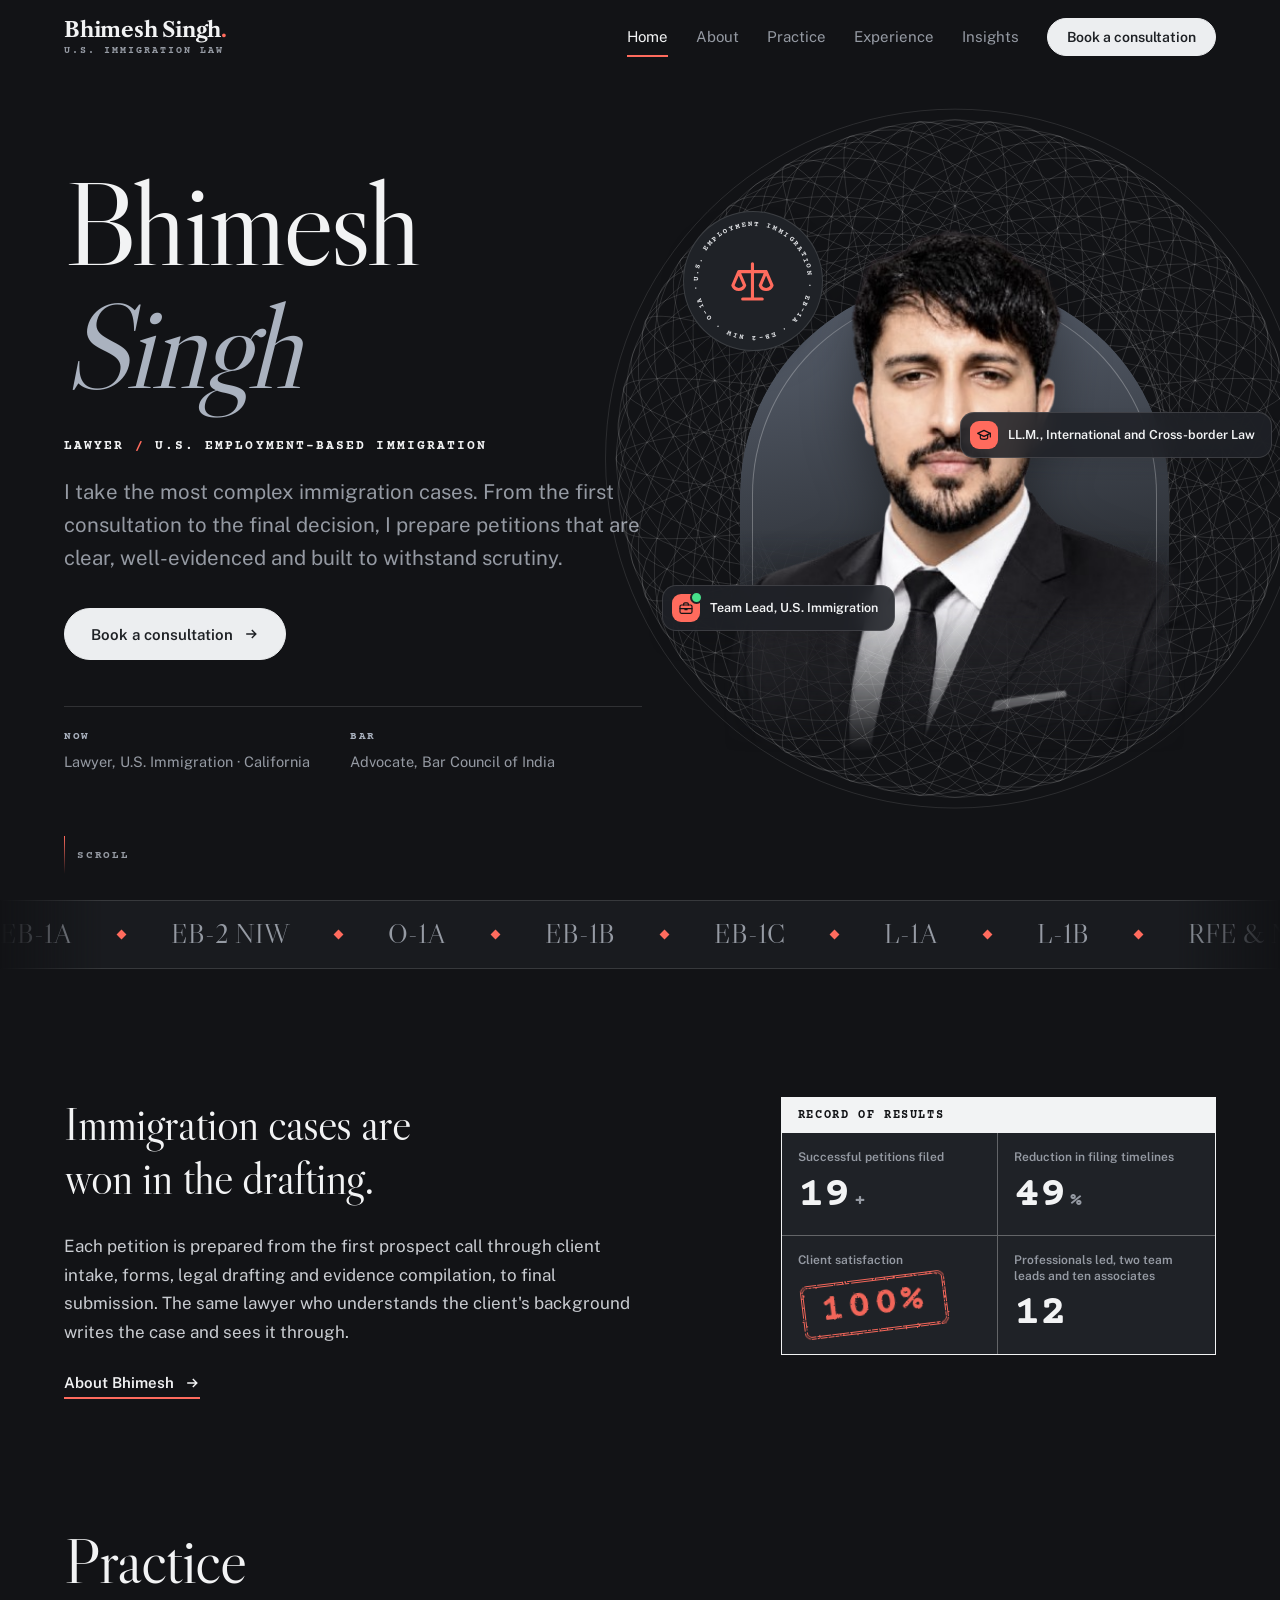
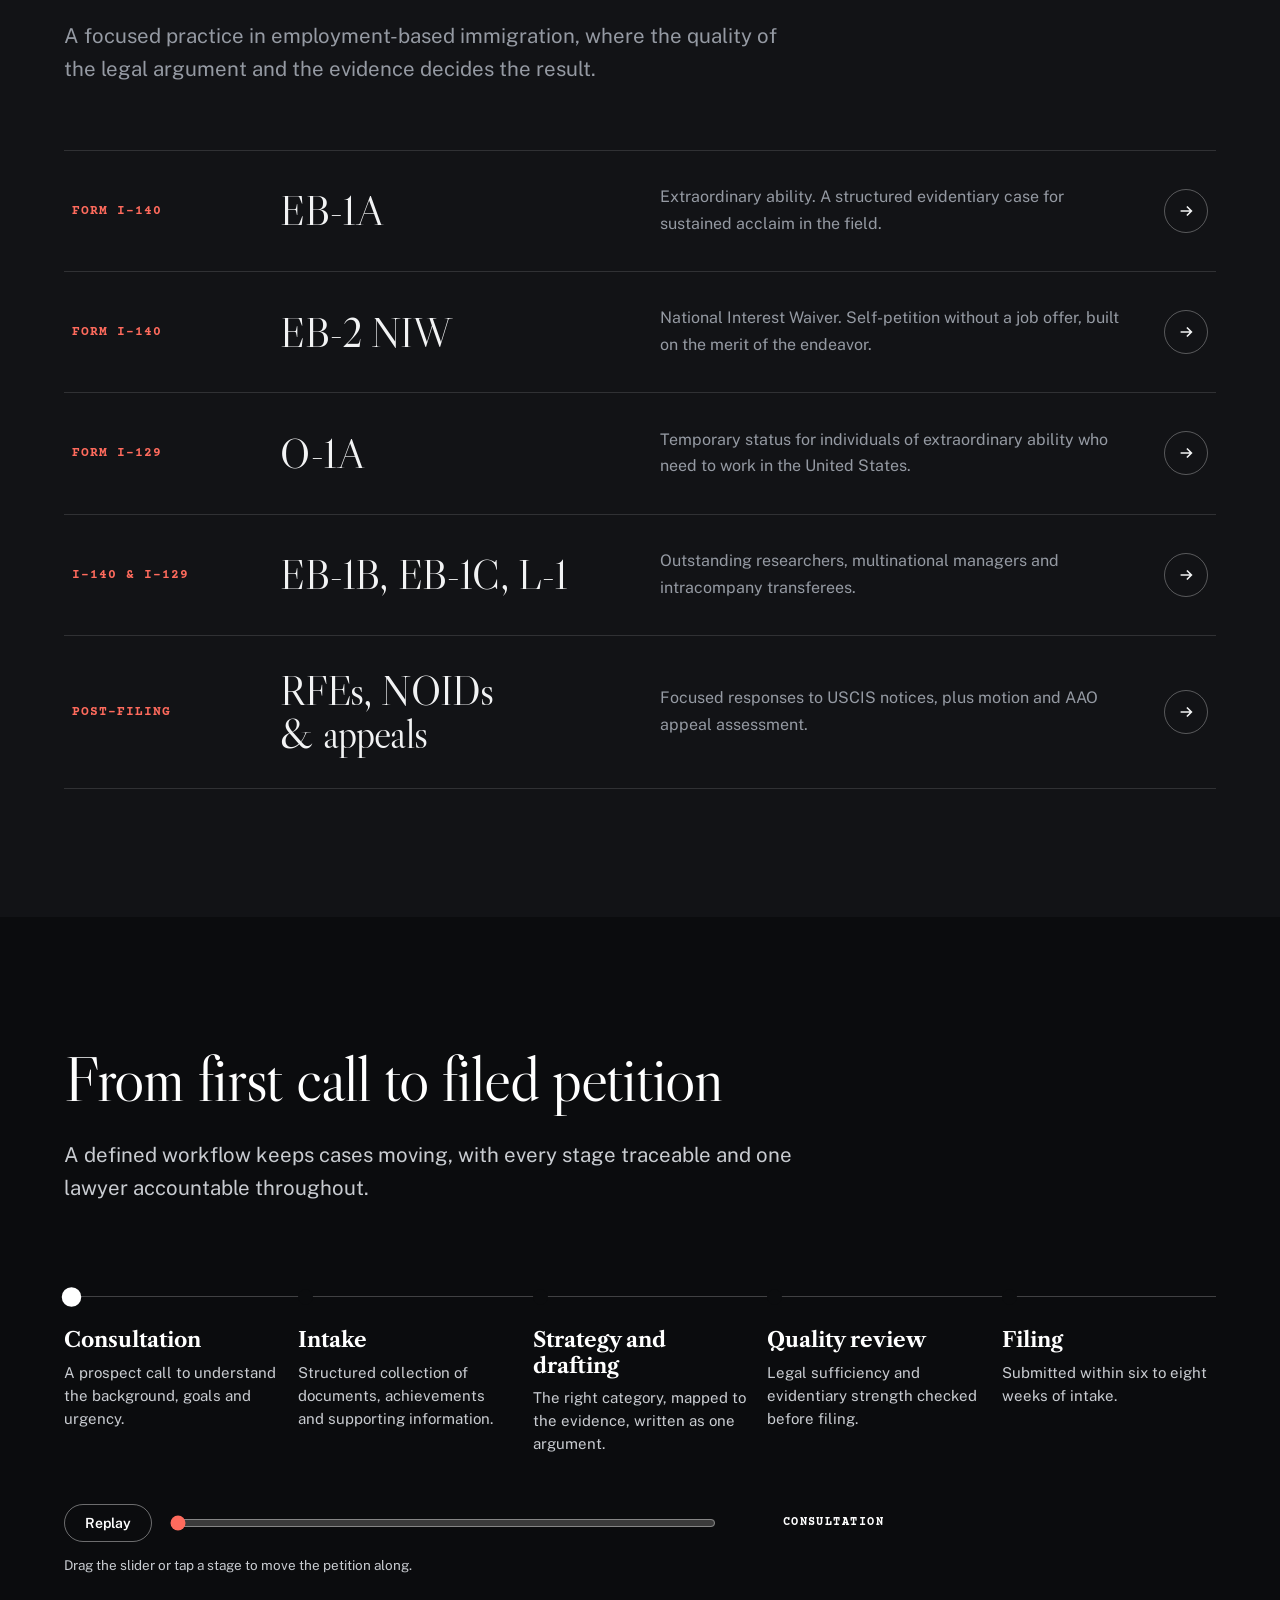
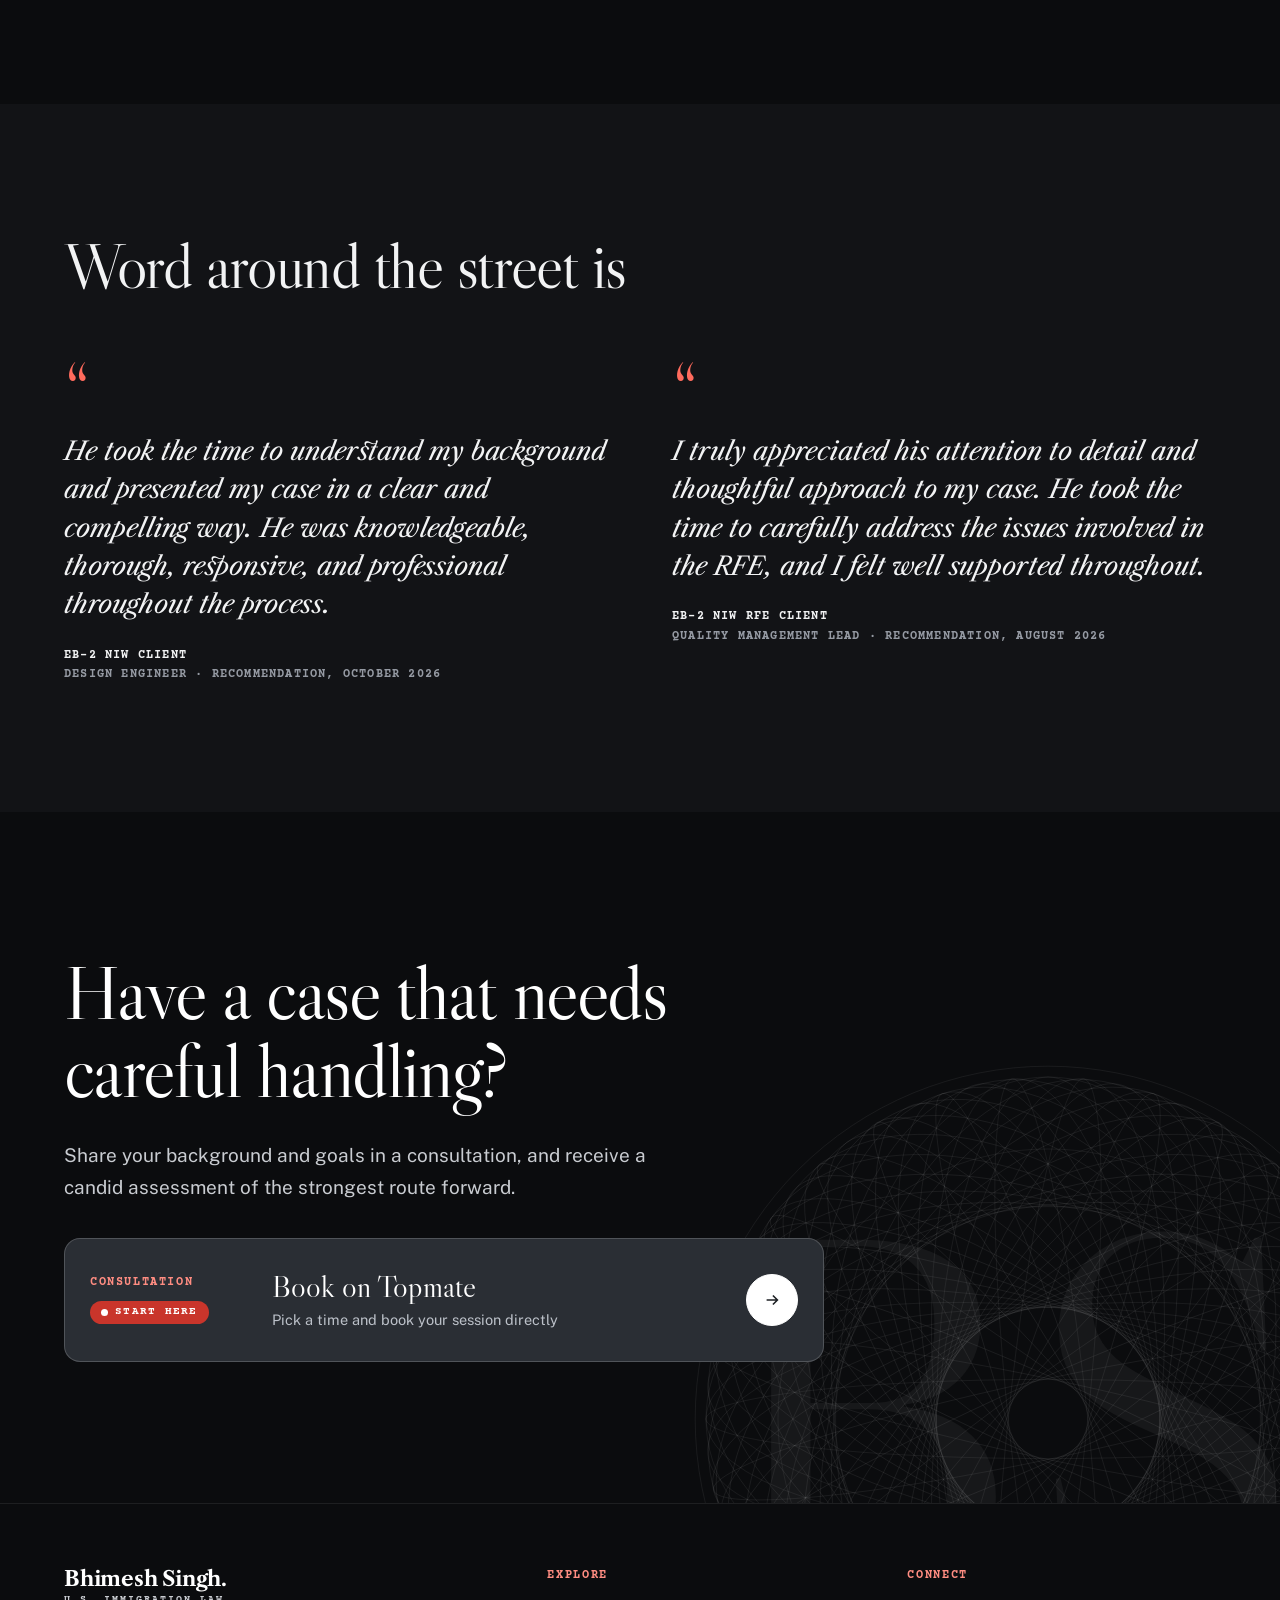
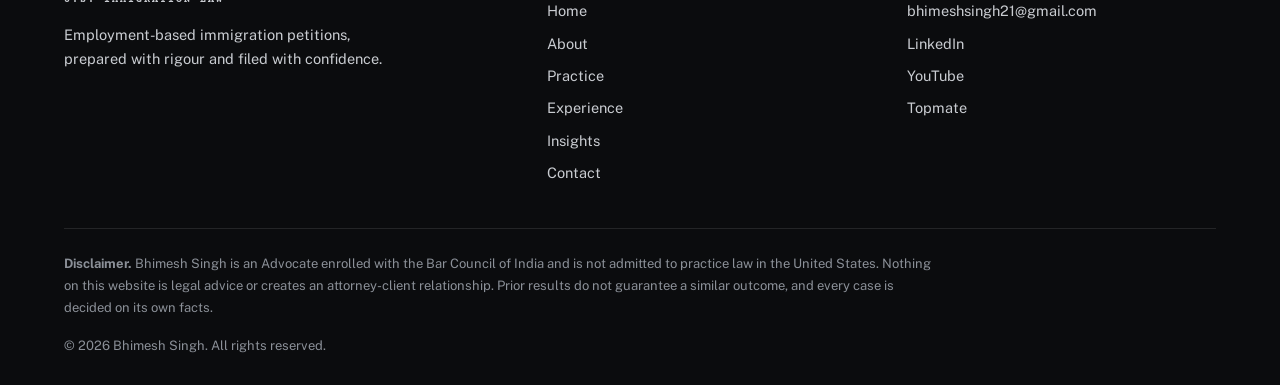
<file: index.html>
<!doctype html>
<html lang="en" class="no-js">
<head>
<meta charset="utf-8">
<meta name="viewport" content="width=device-width, initial-scale=1">
<title>Bhimesh Singh | U.S. Immigration Lawyer</title>
<meta name="description" content="Bhimesh Singh is a lawyer focused on U.S. employment-based immigration: EB-1A, EB-2 NIW, O-1A, EB-1B, EB-1C and L-1 petitions, RFEs and appeals.">
<meta name="theme-color" content="#121316">
<meta property="og:title" content="Bhimesh Singh | U.S. Immigration Lawyer">
<meta property="og:description" content="Bhimesh Singh is a lawyer focused on U.S. employment-based immigration: EB-1A, EB-2 NIW, O-1A, EB-1B, EB-1C and L-1 petitions, RFEs and appeals.">
<meta property="og:type" content="website">
<link rel="icon" href="data:image/svg+xml,%3Csvg xmlns='http://www.w3.org/2000/svg' viewBox='0 0 64 64'%3E%3Crect width='64' height='64' rx='14' fill='%231e2125'/%3E%3Ctext x='32' y='43' font-family='Georgia,serif' font-weight='700' font-size='28' text-anchor='middle' fill='%23ffffff'%3EBS%3C/text%3E%3C/svg%3E">
<link rel="preconnect" href="https://fonts.googleapis.com">
<link rel="preconnect" href="https://fonts.gstatic.com" crossorigin>
<link href="https://fonts.googleapis.com/css2?family=Courier+Prime:wght@400;700&family=Libre+Caslon+Display&family=Libre+Caslon+Text:ital,wght@0,400;0,700;1,400&family=Public+Sans:wght@400;500;600;700&display=swap" rel="stylesheet">
<link rel="stylesheet" href="style.css">
<script>document.documentElement.className='js';</script>
</head>
<body>
<svg class="hidden-svg" aria-hidden="true" focusable="false"><defs><symbol id="rose" viewBox="-200 -200 400 400"><ellipse rx="190" ry="22" transform="rotate(0)"/><ellipse rx="190" ry="22" transform="rotate(12)"/><ellipse rx="190" ry="22" transform="rotate(24)"/><ellipse rx="190" ry="22" transform="rotate(36)"/><ellipse rx="190" ry="22" transform="rotate(48)"/><ellipse rx="190" ry="22" transform="rotate(60)"/><ellipse rx="190" ry="22" transform="rotate(72)"/><ellipse rx="190" ry="22" transform="rotate(84)"/><ellipse rx="190" ry="22" transform="rotate(96)"/><ellipse rx="190" ry="22" transform="rotate(108)"/><ellipse rx="190" ry="22" transform="rotate(120)"/><ellipse rx="190" ry="22" transform="rotate(132)"/><ellipse rx="190" ry="22" transform="rotate(144)"/><ellipse rx="190" ry="22" transform="rotate(156)"/><ellipse rx="190" ry="22" transform="rotate(168)"/><ellipse rx="190" ry="62" transform="rotate(0)"/><ellipse rx="190" ry="62" transform="rotate(6)"/><ellipse rx="190" ry="62" transform="rotate(12)"/><ellipse rx="190" ry="62" transform="rotate(18)"/><ellipse rx="190" ry="62" transform="rotate(24)"/><ellipse rx="190" ry="62" transform="rotate(30)"/><ellipse rx="190" ry="62" transform="rotate(36)"/><ellipse rx="190" ry="62" transform="rotate(42)"/><ellipse rx="190" ry="62" transform="rotate(48)"/><ellipse rx="190" ry="62" transform="rotate(54)"/><ellipse rx="190" ry="62" transform="rotate(60)"/><ellipse rx="190" ry="62" transform="rotate(66)"/><ellipse rx="190" ry="62" transform="rotate(72)"/><ellipse rx="190" ry="62" transform="rotate(78)"/><ellipse rx="190" ry="62" transform="rotate(84)"/><ellipse rx="190" ry="62" transform="rotate(90)"/><ellipse rx="190" ry="62" transform="rotate(96)"/><ellipse rx="190" ry="62" transform="rotate(102)"/><ellipse rx="190" ry="62" transform="rotate(108)"/><ellipse rx="190" ry="62" transform="rotate(114)"/><ellipse rx="190" ry="62" transform="rotate(120)"/><ellipse rx="190" ry="62" transform="rotate(126)"/><ellipse rx="190" ry="62" transform="rotate(132)"/><ellipse rx="190" ry="62" transform="rotate(138)"/><ellipse rx="190" ry="62" transform="rotate(144)"/><ellipse rx="190" ry="62" transform="rotate(150)"/><ellipse rx="190" ry="62" transform="rotate(156)"/><ellipse rx="190" ry="62" transform="rotate(162)"/><ellipse rx="190" ry="62" transform="rotate(168)"/><ellipse rx="190" ry="62" transform="rotate(174)"/><ellipse rx="190" ry="118" transform="rotate(0)"/><ellipse rx="190" ry="118" transform="rotate(9)"/><ellipse rx="190" ry="118" transform="rotate(18)"/><ellipse rx="190" ry="118" transform="rotate(27)"/><ellipse rx="190" ry="118" transform="rotate(36)"/><ellipse rx="190" ry="118" transform="rotate(45)"/><ellipse rx="190" ry="118" transform="rotate(54)"/><ellipse rx="190" ry="118" transform="rotate(63)"/><ellipse rx="190" ry="118" transform="rotate(72)"/><ellipse rx="190" ry="118" transform="rotate(81)"/><ellipse rx="190" ry="118" transform="rotate(90)"/><ellipse rx="190" ry="118" transform="rotate(99)"/><ellipse rx="190" ry="118" transform="rotate(108)"/><ellipse rx="190" ry="118" transform="rotate(117)"/><ellipse rx="190" ry="118" transform="rotate(126)"/><ellipse rx="190" ry="118" transform="rotate(135)"/><ellipse rx="190" ry="118" transform="rotate(144)"/><ellipse rx="190" ry="118" transform="rotate(153)"/><ellipse rx="190" ry="118" transform="rotate(162)"/><ellipse rx="190" ry="118" transform="rotate(171)"/><circle r="196"/><circle r="150"/></symbol><filter id="rough"><feTurbulence type="fractalNoise" baseFrequency=".9" numOctaves="2" result="n"/><feDisplacementMap in="SourceGraphic" in2="n" scale="2.4"/></filter></defs></svg>
<a class="skip" href="#main">Skip to content</a>
<div class="progress" aria-hidden="true"></div>
<div class="pops" id="pops" aria-hidden="true"></div>
<header class="nav" id="nav">
  <a class="brand" href="index.html" aria-label="Bhimesh Singh, home"><b>Bhimesh Singh<i>.</i></b><small>U.S. Immigration Law</small></a>
  <nav class="links" id="links" aria-label="Primary">
    <a href="index.html" aria-current="page">Home</a><a href="about.html">About</a><a href="practice.html">Practice</a><a href="experience.html">Experience</a><a href="insights.html">Insights</a>
    <a href="contact.html" class="btn btn-sm magnetic">Book a consultation</a>
  </nav>
  <div class="nav-actions">
    <a href="contact.html" class="btn btn-sm nav-cta">Book a consultation</a>
    <button class="burger" id="burger" aria-label="Menu" aria-expanded="false" aria-controls="links"><i></i><i></i></button>
  </div>
</header>
<main id="main">
<section class="hero">
  <div class="hero-copy">
    <h1 class="name" aria-label="Bhimesh Singh">
      <span class="line"><span>Bhimesh</span></span>
      <span class="line"><span><em>Singh</em></span></span>
    </h1>
    <p class="role reveal" style="--d:.4s">Lawyer <b>/</b> U.S. employment-based immigration</p>
    <p class="lead reveal" style="--d:.5s">I take the most complex immigration cases. From the first consultation to the final decision, I prepare petitions that are clear, well-evidenced and built to withstand scrutiny.</p>
    <div class="cta reveal" style="--d:.65s">
      <a class="btn magnetic" href="contact.html">Book a consultation <svg viewBox="0 0 20 20" width="16" height="16" aria-hidden="true"><path d="M4 10h11m-4-5 5 5-5 5" fill="none" stroke="currentColor" stroke-width="1.8"/></svg></a>
    </div>
    <ul class="hero-meta reveal" style="--d:.8s">
      <li><span>Now</span>Lawyer, U.S. Immigration &middot; California</li>
      <li><span>Bar</span>Advocate, Bar Council of India</li>
    </ul>
  </div>
  <div class="hero-art">
    <svg class="rosette" aria-hidden="true"><use href="#rose"/></svg>
    <div class="arch"></div>
    <img src="assets/portrait.png" alt="Portrait of Bhimesh Singh in a dark suit and tie" width="435" height="573" fetchpriority="high">
    <div class="seal" aria-hidden="true">
      <svg class="ring-text" viewBox="0 0 200 200"><defs><path id="circ" d="M100,100 m-80,0 a80,80 0 1,1 160,0 a80,80 0 1,1 -160,0"/></defs><text><textPath href="#circ" textLength="496" lengthAdjust="spacing">U.S. EMPLOYMENT IMMIGRATION &#183; EB-1A &#183; EB-2 NIW &#183; O-1A &#183;</textPath></text></svg>
      <svg class="ic" viewBox="0 0 24 24"><path d="M12 3v18M7 21h10M5 7h14M5 7l-3 7a3.2 3.2 0 0 0 6 0zM19 7l-3 7a3.2 3.2 0 0 0 6 0z"/></svg>
    </div><div class="chip c1"><i class="live"><svg viewBox="0 0 24 24" aria-hidden="true"><rect x="3" y="7.5" width="18" height="12.5" rx="2.2"/><path d="M8.5 7.5V6a1.8 1.8 0 0 1 1.8-1.8h3.4A1.8 1.8 0 0 1 15.5 6v1.5M3 13h18M10.5 13v1.6h3V13"/></svg></i>Team Lead, U.S. Immigration</div>
    <div class="chip c2"><i><svg viewBox="0 0 24 24" aria-hidden="true"><path d="M2.5 9.5L12 5l9.5 4.5L12 14z"/><path d="M6.5 11.7v4.3c0 1.2 2.5 2.5 5.5 2.5s5.5-1.3 5.5-2.5v-4.3M21.5 9.5v5.5"/></svg></i>LL.M., International and Cross-border Law</div>
  </div>
  <a href="#statement" class="scroll" aria-label="Scroll to content"><i></i>Scroll</a>
</section>

<div class="ticker" aria-hidden="true"><div class="track"><span>EB-1A</span><span>EB-2 NIW</span><span>O-1A</span><span>EB-1B</span><span>EB-1C</span><span>L-1A</span><span>L-1B</span><span>RFE &amp; NOID responses</span><span>I-290B motions</span><span>AAO appeals</span><span>EB-1A</span><span>EB-2 NIW</span><span>O-1A</span><span>EB-1B</span><span>EB-1C</span><span>L-1A</span><span>L-1B</span><span>RFE &amp; NOID responses</span><span>I-290B motions</span><span>AAO appeals</span></div></div>

<section class="sec" id="statement">
  <div class="statement">
    <div>
      <p class="big" style="margin:0"><span class="hl" style="--d:0s"><span>Immigration cases are won in the drafting.</span></span></p>
      <p class="reveal">Each petition is prepared from the first prospect call through client intake, forms, legal drafting and evidence compilation, to final submission. The same lawyer who understands the client's background writes the case and sees it through.</p>
      <a class="more reveal" href="about.html">About Bhimesh <svg viewBox="0 0 20 20" width="16" height="16" aria-hidden="true"><path d="M4 10h11m-4-5 5 5-5 5" fill="none" stroke="currentColor" stroke-width="1.8"/></svg></a>
    </div>
    <div class="ledger reveal">
      <header>Record of results</header>
      <div class="ledger-grid">
        <div class="field"><label>Successful petitions filed</label><b data-count="19" data-suffix="+">0</b></div>
        <div class="field"><label>Reduction in filing timelines</label><b data-count="50" data-suffix="%">0</b></div>
        <div class="field"><label>Client satisfaction</label><span class="mini-stamp" aria-label="100%">100%</span></div>
        <div class="field"><label>Professionals led, two team leads and ten associates</label><b data-count="12">0</b></div>
      </div>
    </div>
  </div>
</section>

<section class="sec">
  <div class="sec-head">
    <h2><span class="hl" style="--d:0s"><span>Practice</span></span></h2>
    <p class="lead reveal">A focused practice in employment-based immigration, where the quality of the legal argument and the evidence decides the result.</p>
  </div>
  <ul class="rows"><li><a class="row reveal" style="--d:0.0s" href="practice.html#eb1a"><span class="form">Form I-140</span><h3>EB-1A</h3><p>Extraordinary ability. A structured evidentiary case for sustained acclaim in the field.</p><span class="arr"><svg viewBox="0 0 20 20" aria-hidden="true"><path d="M4 10h11m-4-5 5 5-5 5" fill="none" stroke="currentColor" stroke-width="1.8"/></svg></span></a></li><li><a class="row reveal" style="--d:0.06s" href="practice.html#eb2niw"><span class="form">Form I-140</span><h3>EB-2 NIW</h3><p>National Interest Waiver. Self-petition without a job offer, built on the merit of the endeavor.</p><span class="arr"><svg viewBox="0 0 20 20" aria-hidden="true"><path d="M4 10h11m-4-5 5 5-5 5" fill="none" stroke="currentColor" stroke-width="1.8"/></svg></span></a></li><li><a class="row reveal" style="--d:0.12s" href="practice.html#o1a"><span class="form">Form I-129</span><h3>O-1A</h3><p>Temporary status for individuals of extraordinary ability who need to work in the United States.</p><span class="arr"><svg viewBox="0 0 20 20" aria-hidden="true"><path d="M4 10h11m-4-5 5 5-5 5" fill="none" stroke="currentColor" stroke-width="1.8"/></svg></span></a></li><li><a class="row reveal" style="--d:0.18s" href="practice.html#other"><span class="form">I-140 &amp; I-129</span><h3>EB-1B, EB-1C, L-1</h3><p>Outstanding researchers, multinational managers and intracompany transferees.</p><span class="arr"><svg viewBox="0 0 20 20" aria-hidden="true"><path d="M4 10h11m-4-5 5 5-5 5" fill="none" stroke="currentColor" stroke-width="1.8"/></svg></span></a></li><li><a class="row reveal" style="--d:0.24s" href="practice.html#rfe"><span class="form">Post-filing</span><h3>RFEs, NOIDs &amp; appeals</h3><p>Focused responses to USCIS notices, plus motion and AAO appeal assessment.</p><span class="arr"><svg viewBox="0 0 20 20" aria-hidden="true"><path d="M4 10h11m-4-5 5 5-5 5" fill="none" stroke="currentColor" stroke-width="1.8"/></svg></span></a></li></ul>
</section>

<section class="dark">
  <div class="sec pb" style="padding-bottom:0">
    <div class="sec-head" style="margin-bottom:0">
      <h2><span class="hl" style="--d:0s"><span>From first call to filed petition</span></span></h2>
      <p class="lead reveal">A defined workflow keeps cases moving, with every stage traceable and one lawyer accountable throughout.</p>
    </div>
    <div class="flow-wrap" id="flowWrap">
      <ol class="flow" aria-label="Petition workflow">
        <li><b>Consultation</b><span>A prospect call to understand the background, goals and urgency.</span></li>
        <li><b>Intake</b><span>Structured collection of documents, achievements and supporting information.</span></li>
        <li><b>Strategy and drafting</b><span>The right category, mapped to the evidence, written as one argument.</span></li>
        <li><b>Quality review</b><span>Legal sufficiency and evidentiary strength checked before filing.</span></li>
        <li><b>Filing</b><span>Submitted within six to eight weeks of intake.</span></li>
      </ol>
      <div class="flow-doc" aria-hidden="true"><svg viewBox="0 0 24 24"><path d="M6 2.5h8l4 4v15H6z"/><path d="M14 2.5v4h4M9 12h6M9 16h6"/></svg></div>
      <div class="stamp" aria-hidden="true">FILED<small>IN 6&ndash;8 WEEKS</small></div>
    </div>
    <div class="flow-ctl">
      <button class="replay" id="flowReplay" type="button">Replay</button>
      <input id="flowRange" type="range" min="0" max="1000" value="0" aria-label="Move the petition through each stage" aria-describedby="flowOut">
      <output class="stage-out" id="flowOut" for="flowRange" aria-live="polite">Consultation</output>
    </div>
    <p class="flow-hint">Drag the slider or tap a stage to move the petition along.</p>
  </div>
</section>

<section class="sec">
  <div class="sec-head"><h2><span class="hl" style="--d:0s"><span>Word around the street is</span></span></h2></div>
  <div class="quotes">
    <figure class="quote reveal">
      <blockquote>He took the time to understand my background and presented my case in a clear and compelling way. He was knowledgeable, thorough, responsive, and professional throughout the process.</blockquote>
      <figcaption><b>EB-2 NIW client</b>Design Engineer &middot; Recommendation, October 2026</figcaption>
    </figure>
    <figure class="quote reveal" style="--d:.1s">
      <blockquote>I truly appreciated his attention to detail and thoughtful approach to my case. He took the time to carefully address the issues involved in the RFE, and I felt well supported throughout.</blockquote>
      <figcaption><b>EB-2 NIW RFE client</b>Quality Management Lead &middot; Recommendation, August 2026</figcaption>
    </figure>
  </div>
</section>

<section class="band">
  <svg class="rosette" aria-hidden="true"><use href="#rose"/></svg>
  <div class="band-in">
    <h2><span class="hl" style="--d:0s"><span>Have a case that needs careful handling?</span></span></h2>
    <p class="reveal">Share your background and goals in a consultation, and receive a candid assessment of the strongest route forward.</p>
    <a class="channel primary reveal" href="https://topmate.io/bhimeshsingh" target="_blank" rel="noopener"><small>Consultation<span class="badge"><i></i>Start here</span></small><div><b>Book on Topmate</b><span class="d">Pick a time and book your session directly</span></div><span class="arr"><svg viewBox="0 0 20 20" aria-hidden="true"><path d="M4 10h11m-4-5 5 5-5 5" fill="none" stroke="currentColor" stroke-width="1.8"/></svg></span></a>
  </div>
</section>
</main>
<footer class="foot">
  <div class="foot-top">
    <div>
      <a class="brand" href="index.html"><b>Bhimesh Singh.</b><small>U.S. Immigration Law</small></a>
      <p style="margin-top:18px;max-width:38ch">Employment-based immigration petitions, prepared with rigour and filed with confidence.</p>
    </div>
    <div><h4>Explore</h4><ul><li><a href="index.html">Home</a></li><li><a href="about.html">About</a></li><li><a href="practice.html">Practice</a></li><li><a href="experience.html">Experience</a></li><li><a href="insights.html">Insights</a></li><li><a href="contact.html">Contact</a></li></ul></div>
    <div><h4>Connect</h4><ul>
      <li><a href="mailto:bhimeshsingh21@gmail.com">bhimeshsingh21@gmail.com</a></li>
      <li><a href="https://www.linkedin.com/in/bhimeshsingh/" target="_blank" rel="noopener">LinkedIn</a></li>
      <li><a href="https://www.youtube.com/@Lawyerbhimesh" target="_blank" rel="noopener">YouTube</a></li>
      <li><a href="https://topmate.io/bhimeshsingh" target="_blank" rel="noopener">Topmate</a></li>
    </ul></div>
  </div>
  <p class="disc"><b>Disclaimer.</b> Bhimesh Singh is an Advocate enrolled with the Bar Council of India and is not admitted to practice law in the United States. Nothing on this website is legal advice or creates an attorney-client relationship. Prior results do not guarantee a similar outcome, and every case is decided on its own facts.</p>
  <p class="copyr">&copy; <span id="yr">2026</span> Bhimesh Singh. All rights reserved.</p>
</footer>
<script src="main.js"></script>
</body>
</html>
</file>
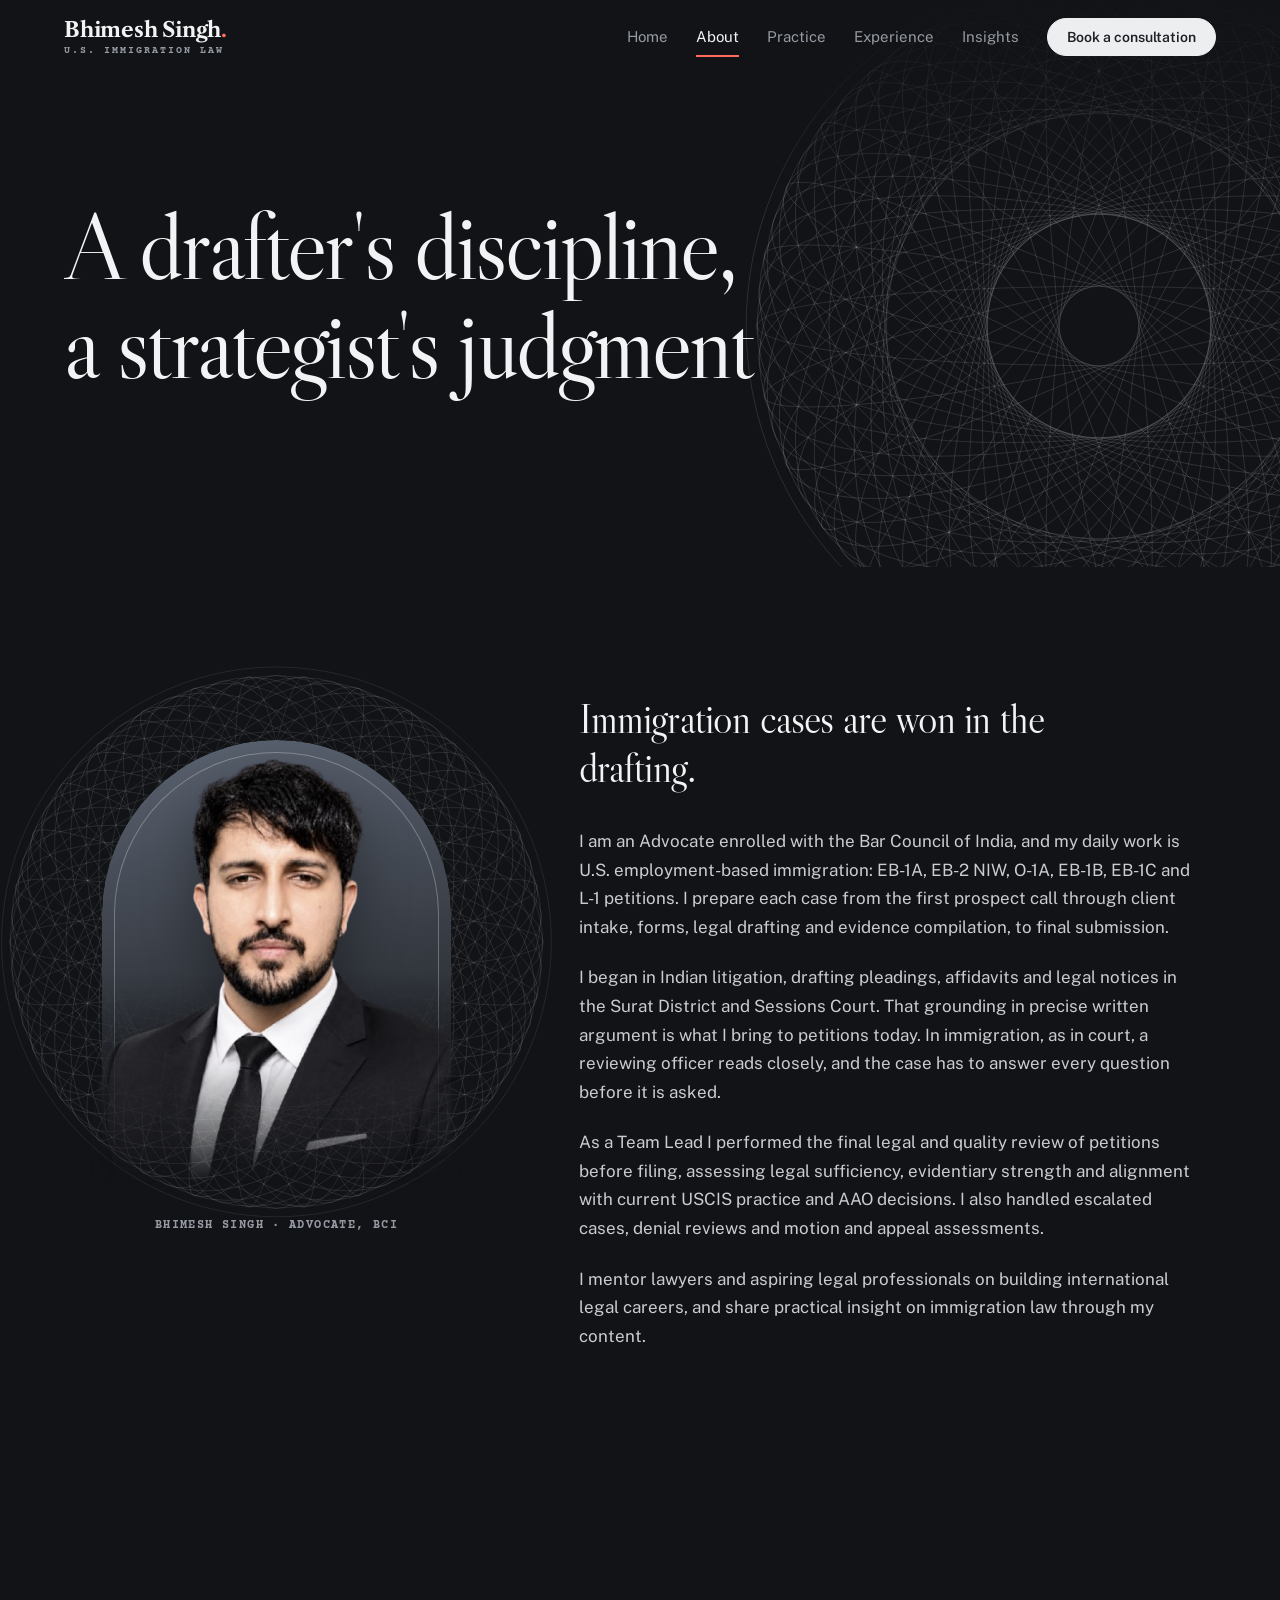
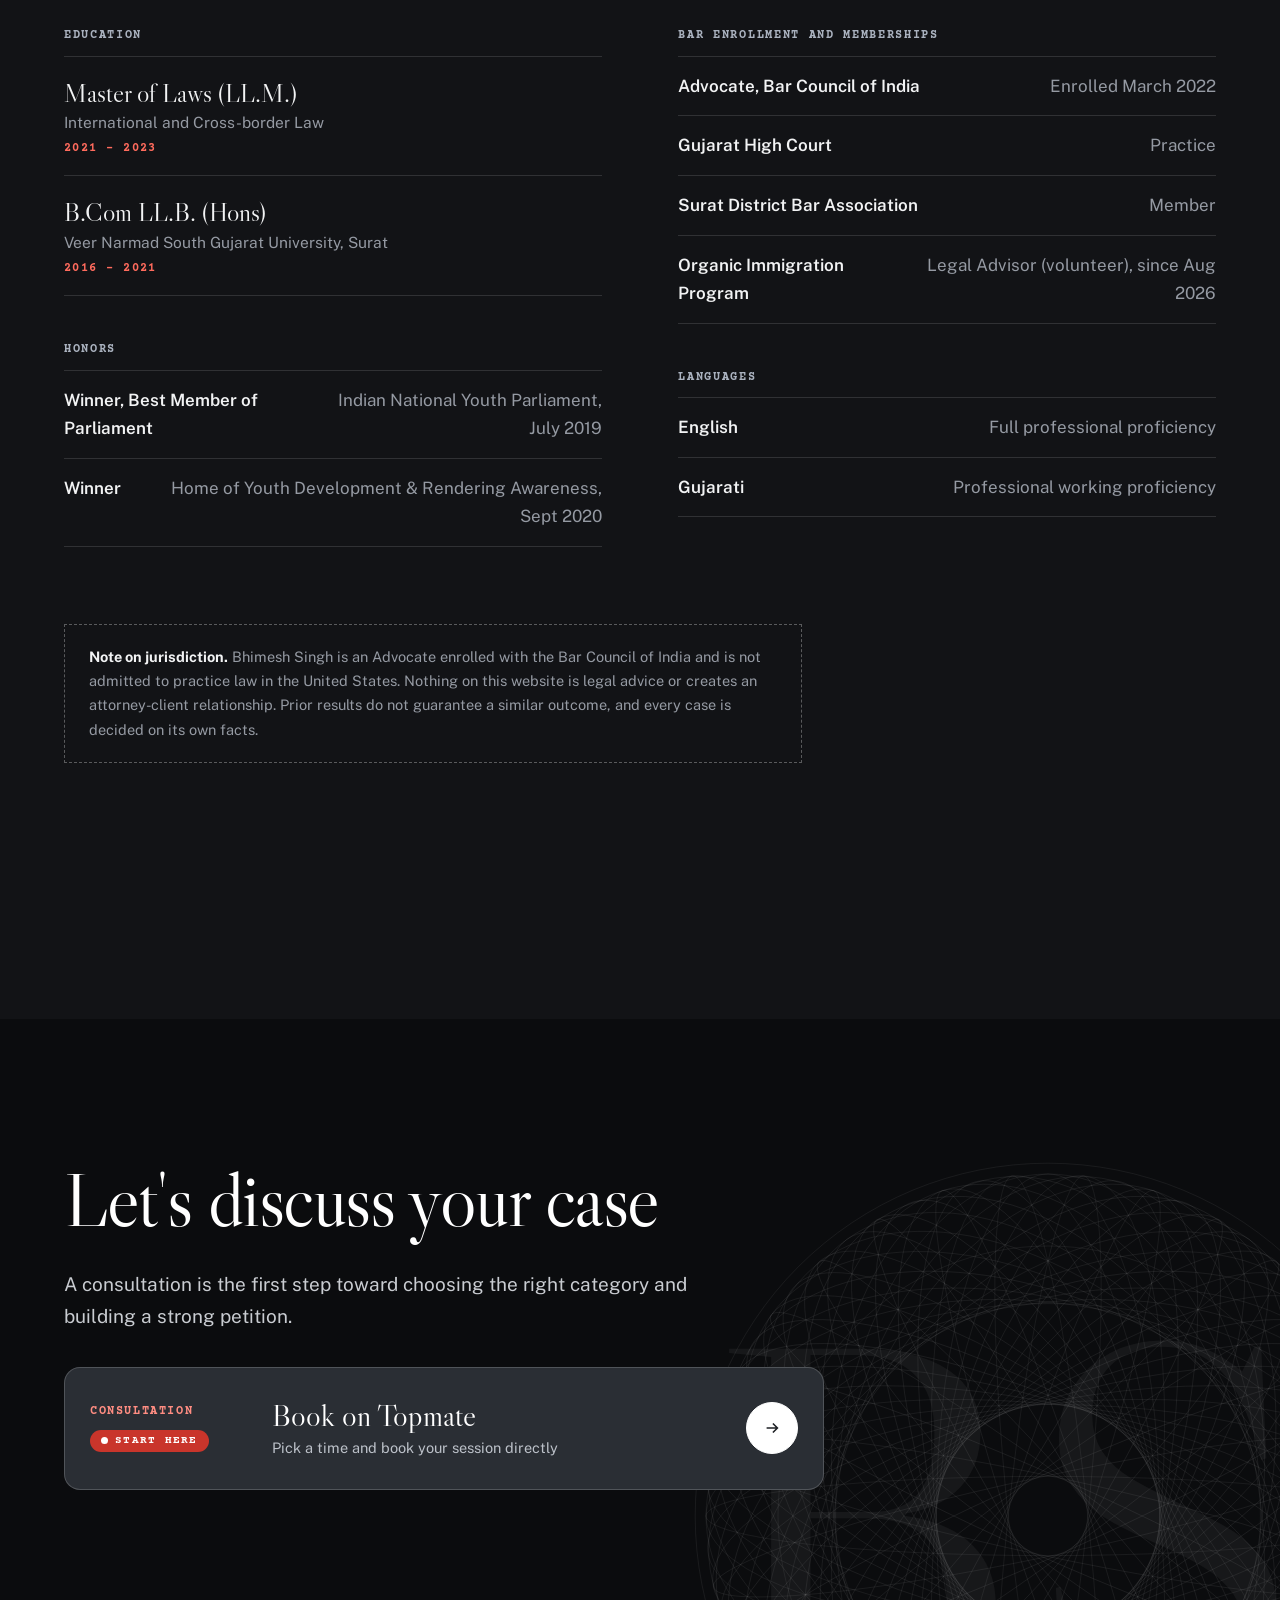
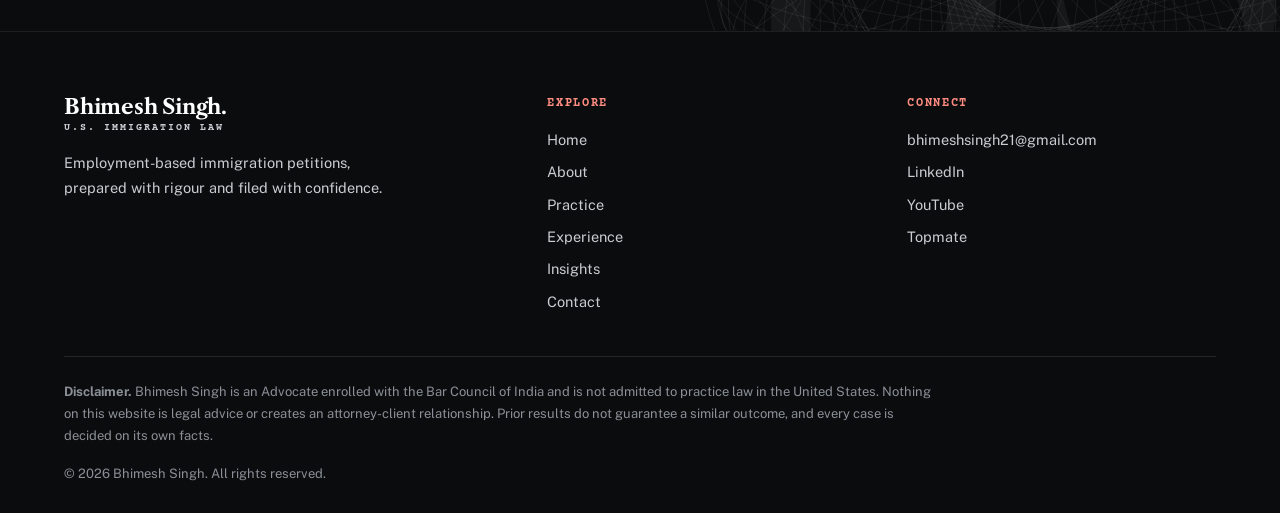
<file: about.html>
<!doctype html>
<html lang="en" class="no-js">
<head>
<meta charset="utf-8">
<meta name="viewport" content="width=device-width, initial-scale=1">
<title>About | Bhimesh Singh</title>
<meta name="description" content="Background, education, bar enrollment and approach of Bhimesh Singh, a lawyer in U.S. employment-based immigration.">
<meta name="theme-color" content="#121316">
<meta property="og:title" content="About | Bhimesh Singh">
<meta property="og:description" content="Background, education, bar enrollment and approach of Bhimesh Singh, a lawyer in U.S. employment-based immigration.">
<meta property="og:type" content="website">
<link rel="icon" href="data:image/svg+xml,%3Csvg xmlns='http://www.w3.org/2000/svg' viewBox='0 0 64 64'%3E%3Crect width='64' height='64' rx='14' fill='%231e2125'/%3E%3Ctext x='32' y='43' font-family='Georgia,serif' font-weight='700' font-size='28' text-anchor='middle' fill='%23ffffff'%3EBS%3C/text%3E%3C/svg%3E">
<link rel="preconnect" href="https://fonts.googleapis.com">
<link rel="preconnect" href="https://fonts.gstatic.com" crossorigin>
<link href="https://fonts.googleapis.com/css2?family=Courier+Prime:wght@400;700&family=Libre+Caslon+Display&family=Libre+Caslon+Text:ital,wght@0,400;0,700;1,400&family=Public+Sans:wght@400;500;600;700&display=swap" rel="stylesheet">
<link rel="stylesheet" href="style.css">
<script>document.documentElement.className='js';</script>
</head>
<body>
<svg class="hidden-svg" aria-hidden="true" focusable="false"><defs><symbol id="rose" viewBox="-200 -200 400 400"><ellipse rx="190" ry="22" transform="rotate(0)"/><ellipse rx="190" ry="22" transform="rotate(12)"/><ellipse rx="190" ry="22" transform="rotate(24)"/><ellipse rx="190" ry="22" transform="rotate(36)"/><ellipse rx="190" ry="22" transform="rotate(48)"/><ellipse rx="190" ry="22" transform="rotate(60)"/><ellipse rx="190" ry="22" transform="rotate(72)"/><ellipse rx="190" ry="22" transform="rotate(84)"/><ellipse rx="190" ry="22" transform="rotate(96)"/><ellipse rx="190" ry="22" transform="rotate(108)"/><ellipse rx="190" ry="22" transform="rotate(120)"/><ellipse rx="190" ry="22" transform="rotate(132)"/><ellipse rx="190" ry="22" transform="rotate(144)"/><ellipse rx="190" ry="22" transform="rotate(156)"/><ellipse rx="190" ry="22" transform="rotate(168)"/><ellipse rx="190" ry="62" transform="rotate(0)"/><ellipse rx="190" ry="62" transform="rotate(6)"/><ellipse rx="190" ry="62" transform="rotate(12)"/><ellipse rx="190" ry="62" transform="rotate(18)"/><ellipse rx="190" ry="62" transform="rotate(24)"/><ellipse rx="190" ry="62" transform="rotate(30)"/><ellipse rx="190" ry="62" transform="rotate(36)"/><ellipse rx="190" ry="62" transform="rotate(42)"/><ellipse rx="190" ry="62" transform="rotate(48)"/><ellipse rx="190" ry="62" transform="rotate(54)"/><ellipse rx="190" ry="62" transform="rotate(60)"/><ellipse rx="190" ry="62" transform="rotate(66)"/><ellipse rx="190" ry="62" transform="rotate(72)"/><ellipse rx="190" ry="62" transform="rotate(78)"/><ellipse rx="190" ry="62" transform="rotate(84)"/><ellipse rx="190" ry="62" transform="rotate(90)"/><ellipse rx="190" ry="62" transform="rotate(96)"/><ellipse rx="190" ry="62" transform="rotate(102)"/><ellipse rx="190" ry="62" transform="rotate(108)"/><ellipse rx="190" ry="62" transform="rotate(114)"/><ellipse rx="190" ry="62" transform="rotate(120)"/><ellipse rx="190" ry="62" transform="rotate(126)"/><ellipse rx="190" ry="62" transform="rotate(132)"/><ellipse rx="190" ry="62" transform="rotate(138)"/><ellipse rx="190" ry="62" transform="rotate(144)"/><ellipse rx="190" ry="62" transform="rotate(150)"/><ellipse rx="190" ry="62" transform="rotate(156)"/><ellipse rx="190" ry="62" transform="rotate(162)"/><ellipse rx="190" ry="62" transform="rotate(168)"/><ellipse rx="190" ry="62" transform="rotate(174)"/><ellipse rx="190" ry="118" transform="rotate(0)"/><ellipse rx="190" ry="118" transform="rotate(9)"/><ellipse rx="190" ry="118" transform="rotate(18)"/><ellipse rx="190" ry="118" transform="rotate(27)"/><ellipse rx="190" ry="118" transform="rotate(36)"/><ellipse rx="190" ry="118" transform="rotate(45)"/><ellipse rx="190" ry="118" transform="rotate(54)"/><ellipse rx="190" ry="118" transform="rotate(63)"/><ellipse rx="190" ry="118" transform="rotate(72)"/><ellipse rx="190" ry="118" transform="rotate(81)"/><ellipse rx="190" ry="118" transform="rotate(90)"/><ellipse rx="190" ry="118" transform="rotate(99)"/><ellipse rx="190" ry="118" transform="rotate(108)"/><ellipse rx="190" ry="118" transform="rotate(117)"/><ellipse rx="190" ry="118" transform="rotate(126)"/><ellipse rx="190" ry="118" transform="rotate(135)"/><ellipse rx="190" ry="118" transform="rotate(144)"/><ellipse rx="190" ry="118" transform="rotate(153)"/><ellipse rx="190" ry="118" transform="rotate(162)"/><ellipse rx="190" ry="118" transform="rotate(171)"/><circle r="196"/><circle r="150"/></symbol><filter id="rough"><feTurbulence type="fractalNoise" baseFrequency=".9" numOctaves="2" result="n"/><feDisplacementMap in="SourceGraphic" in2="n" scale="2.4"/></filter></defs></svg>
<a class="skip" href="#main">Skip to content</a>
<div class="progress" aria-hidden="true"></div>
<div class="pops" id="pops" aria-hidden="true"></div>
<header class="nav" id="nav">
  <a class="brand" href="index.html" aria-label="Bhimesh Singh, home"><b>Bhimesh Singh<i>.</i></b><small>U.S. Immigration Law</small></a>
  <nav class="links" id="links" aria-label="Primary">
    <a href="index.html">Home</a><a href="about.html" aria-current="page">About</a><a href="practice.html">Practice</a><a href="experience.html">Experience</a><a href="insights.html">Insights</a>
    <a href="contact.html" class="btn btn-sm magnetic">Book a consultation</a>
  </nav>
  <div class="nav-actions">
    <a href="contact.html" class="btn btn-sm nav-cta">Book a consultation</a>
    <button class="burger" id="burger" aria-label="Menu" aria-expanded="false" aria-controls="links"><i></i><i></i></button>
  </div>
</header>
<main id="main">
<section class="page-head">
  <svg class="rosette" aria-hidden="true"><use href="#rose"/></svg>
  <h1 class="name"><span class="line"><span>A drafter's discipline,</span></span><span class="line"><span>a strategist's judgment</span></span></h1>
  <p class="lead reveal" style="--d:.3s">Bhimesh Singh is a lawyer focused on U.S. employment-based immigration, with a record of preparing and filing petitions on tight timelines.</p>
</section>

<section class="sec pb">
  <div class="sticky-wrap">
    <div class="sticky-art">
      <svg class="rosette" aria-hidden="true"><use href="#rose"/></svg><div class="arch"></div>
      <img src="assets/portrait.png" alt="Portrait of Bhimesh Singh" width="435" height="573" loading="lazy">
      <p class="cap">Bhimesh Singh &middot; Advocate, BCI</p>
    </div>
    <div class="prose">
      <p class="big"><span class="hl" style="--d:0s"><span>Immigration cases are won in the drafting.</span></span></p>
      <p class="reveal">I am an Advocate enrolled with the Bar Council of India, and my daily work is U.S. employment-based immigration: EB-1A, EB-2 NIW, O-1A, EB-1B, EB-1C and L-1 petitions. I prepare each case from the first prospect call through client intake, forms, legal drafting and evidence compilation, to final submission.</p>
      <p class="reveal">I began in Indian litigation, drafting pleadings, affidavits and legal notices in the Surat District and Sessions Court. That grounding in precise written argument is what I bring to petitions today. In immigration, as in court, a reviewing officer reads closely, and the case has to answer every question before it is asked.</p>
      <p class="reveal">As a Team Lead I performed the final legal and quality review of petitions before filing, assessing legal sufficiency, evidentiary strength and alignment with current USCIS practice and AAO decisions. I also handled escalated cases, denial reviews and motion and appeal assessments.</p>
      <p class="reveal">I mentor lawyers and aspiring legal professionals on building international legal careers, and share practical insight on immigration law through my content.</p>
    </div>
  </div>
</section>

<section class="sec pb">
  <div class="two">
    <div>
      <h4 class="reveal">Education</h4>
      <div class="edu-item reveal"><b>Master of Laws (LL.M.)</b><span>International and Cross-border Law</span><i>2021 &ndash; 2023</i></div>
      <div class="edu-item reveal"><b>B.Com LL.B. (Hons)</b><span>Veer Narmad South Gujarat University, Surat</span><i>2016 &ndash; 2021</i></div>
      <h4 class="reveal" style="margin-top:46px">Honors</h4>
      <ul class="facts reveal">
        <li><b>Winner, Best Member of Parliament</b><span>Indian National Youth Parliament, July 2019</span></li>
        <li><b>Winner</b><span>Home of Youth Development &amp; Rendering Awareness, Sept 2020</span></li>
      </ul>
    </div>
    <div>
      <h4 class="reveal">Bar enrollment and memberships</h4>
      <ul class="facts reveal">
        <li><b>Advocate, Bar Council of India</b><span>Enrolled March 2022</span></li>
        <li><b>Gujarat High Court</b><span>Practice</span></li>
        <li><b>Surat District Bar Association</b><span>Member</span></li>
        <li><b>Organic Immigration Program</b><span>Legal Advisor (volunteer), since Aug 2026</span></li>
      </ul>
      <h4 class="reveal" style="margin-top:46px">Languages</h4>
      <ul class="facts reveal">
        <li><b>English</b><span>Full professional proficiency</span></li>
        <li><b>Gujarati</b><span>Professional working proficiency</span></li>
      </ul>
    </div>
  </div>
  <p class="notice reveal"><b>Note on jurisdiction.</b> Bhimesh Singh is an Advocate enrolled with the Bar Council of India and is not admitted to practice law in the United States. Nothing on this website is legal advice or creates an attorney-client relationship. Prior results do not guarantee a similar outcome, and every case is decided on its own facts.</p>
</section>

<section class="band">
  <svg class="rosette" aria-hidden="true"><use href="#rose"/></svg>
  <div class="band-in">
    <h2><span class="hl" style="--d:0s"><span>Let's discuss your case</span></span></h2>
    <p class="reveal">A consultation is the first step toward choosing the right category and building a strong petition.</p>
    <a class="channel primary reveal" href="https://topmate.io/bhimeshsingh" target="_blank" rel="noopener"><small>Consultation<span class="badge"><i></i>Start here</span></small><div><b>Book on Topmate</b><span class="d">Pick a time and book your session directly</span></div><span class="arr"><svg viewBox="0 0 20 20" aria-hidden="true"><path d="M4 10h11m-4-5 5 5-5 5" fill="none" stroke="currentColor" stroke-width="1.8"/></svg></span></a>
  </div>
</section>
</main>
<footer class="foot">
  <div class="foot-top">
    <div>
      <a class="brand" href="index.html"><b>Bhimesh Singh.</b><small>U.S. Immigration Law</small></a>
      <p style="margin-top:18px;max-width:38ch">Employment-based immigration petitions, prepared with rigour and filed with confidence.</p>
    </div>
    <div><h4>Explore</h4><ul><li><a href="index.html">Home</a></li><li><a href="about.html">About</a></li><li><a href="practice.html">Practice</a></li><li><a href="experience.html">Experience</a></li><li><a href="insights.html">Insights</a></li><li><a href="contact.html">Contact</a></li></ul></div>
    <div><h4>Connect</h4><ul>
      <li><a href="mailto:bhimeshsingh21@gmail.com">bhimeshsingh21@gmail.com</a></li>
      <li><a href="https://www.linkedin.com/in/bhimeshsingh/" target="_blank" rel="noopener">LinkedIn</a></li>
      <li><a href="https://www.youtube.com/@Lawyerbhimesh" target="_blank" rel="noopener">YouTube</a></li>
      <li><a href="https://topmate.io/bhimeshsingh" target="_blank" rel="noopener">Topmate</a></li>
    </ul></div>
  </div>
  <p class="disc"><b>Disclaimer.</b> Bhimesh Singh is an Advocate enrolled with the Bar Council of India and is not admitted to practice law in the United States. Nothing on this website is legal advice or creates an attorney-client relationship. Prior results do not guarantee a similar outcome, and every case is decided on its own facts.</p>
  <p class="copyr">&copy; <span id="yr">2026</span> Bhimesh Singh. All rights reserved.</p>
</footer>
<script src="main.js"></script>
</body>
</html>
</file>
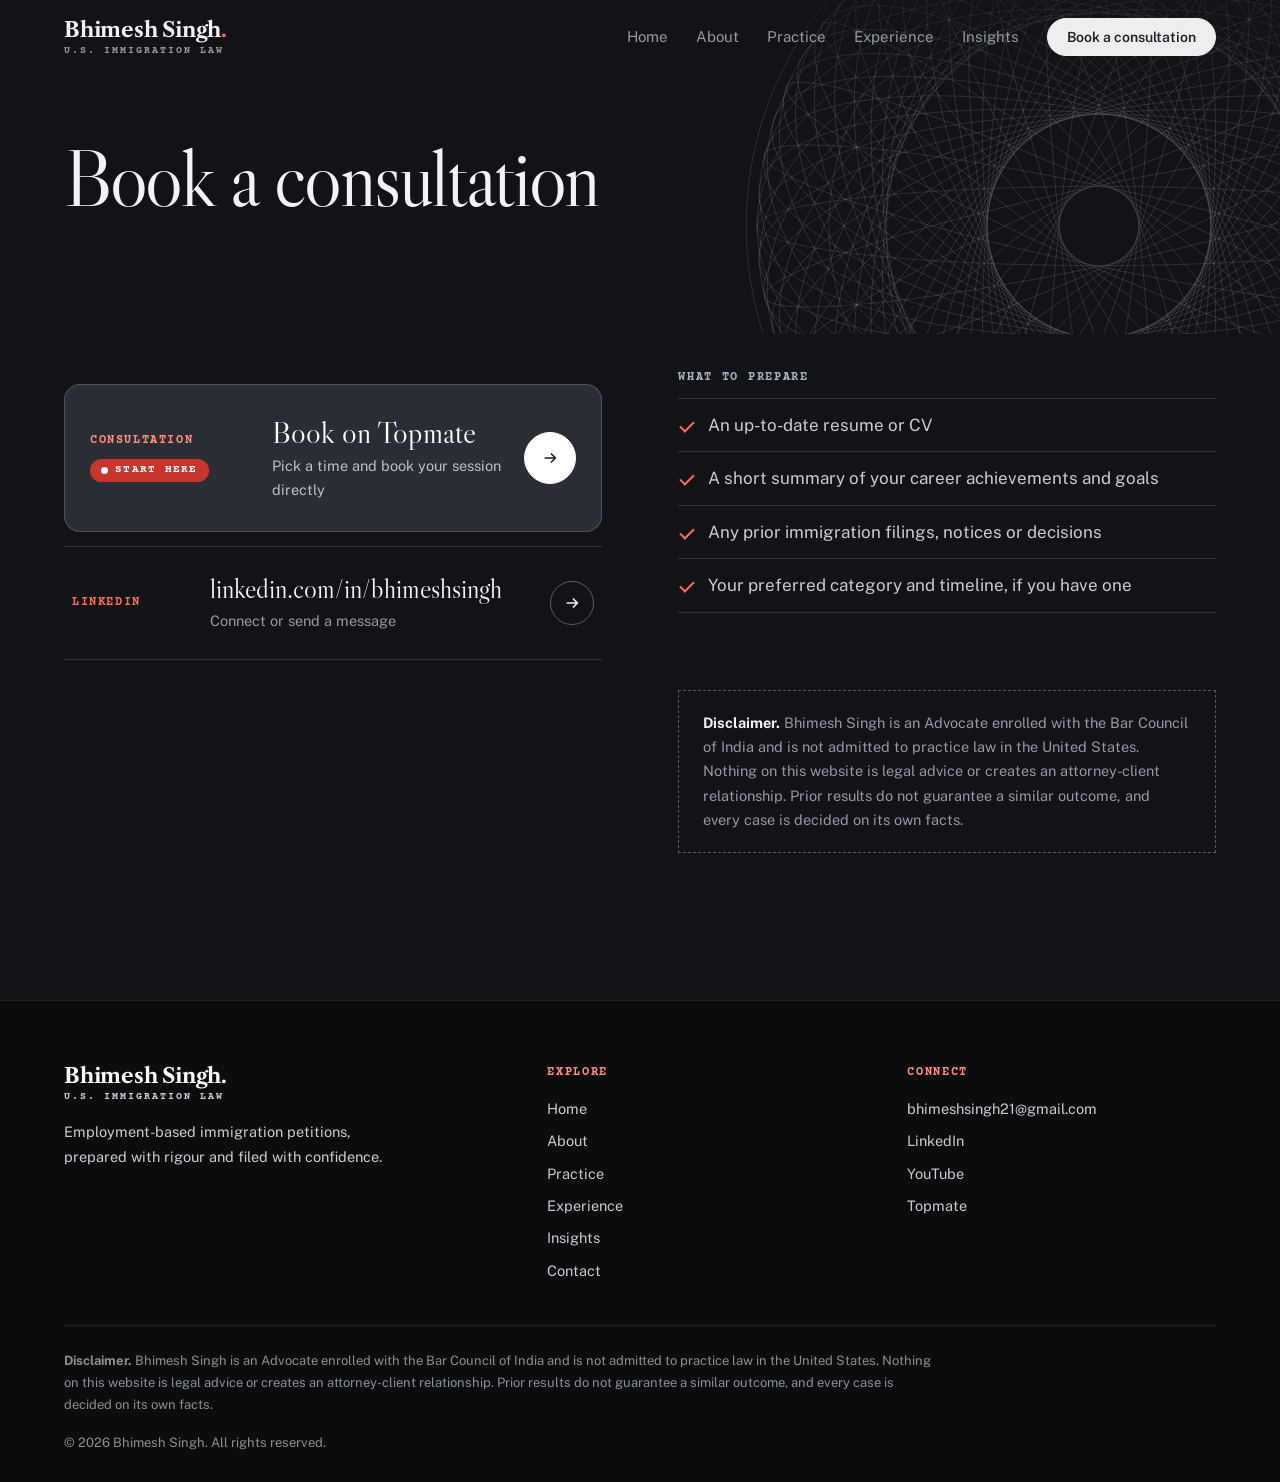
<file: contact.html>
<!doctype html>
<html lang="en" class="no-js">
<head>
<meta charset="utf-8">
<meta name="viewport" content="width=device-width, initial-scale=1">
<title>Contact | Bhimesh Singh</title>
<meta name="description" content="Book a consultation on U.S. employment-based immigration with Bhimesh Singh.">
<meta name="theme-color" content="#121316">
<meta property="og:title" content="Contact | Bhimesh Singh">
<meta property="og:description" content="Book a consultation on U.S. employment-based immigration with Bhimesh Singh.">
<meta property="og:type" content="website">
<link rel="icon" href="data:image/svg+xml,%3Csvg xmlns='http://www.w3.org/2000/svg' viewBox='0 0 64 64'%3E%3Crect width='64' height='64' rx='14' fill='%231e2125'/%3E%3Ctext x='32' y='43' font-family='Georgia,serif' font-weight='700' font-size='28' text-anchor='middle' fill='%23ffffff'%3EBS%3C/text%3E%3C/svg%3E">
<link rel="preconnect" href="https://fonts.googleapis.com">
<link rel="preconnect" href="https://fonts.gstatic.com" crossorigin>
<link href="https://fonts.googleapis.com/css2?family=Courier+Prime:wght@400;700&family=Libre+Caslon+Display&family=Libre+Caslon+Text:ital,wght@0,400;0,700;1,400&family=Public+Sans:wght@400;500;600;700&display=swap" rel="stylesheet">
<link rel="stylesheet" href="style.css">
<script>document.documentElement.className='js';</script>
</head>
<body>
<svg class="hidden-svg" aria-hidden="true" focusable="false"><defs><symbol id="rose" viewBox="-200 -200 400 400"><ellipse rx="190" ry="22" transform="rotate(0)"/><ellipse rx="190" ry="22" transform="rotate(12)"/><ellipse rx="190" ry="22" transform="rotate(24)"/><ellipse rx="190" ry="22" transform="rotate(36)"/><ellipse rx="190" ry="22" transform="rotate(48)"/><ellipse rx="190" ry="22" transform="rotate(60)"/><ellipse rx="190" ry="22" transform="rotate(72)"/><ellipse rx="190" ry="22" transform="rotate(84)"/><ellipse rx="190" ry="22" transform="rotate(96)"/><ellipse rx="190" ry="22" transform="rotate(108)"/><ellipse rx="190" ry="22" transform="rotate(120)"/><ellipse rx="190" ry="22" transform="rotate(132)"/><ellipse rx="190" ry="22" transform="rotate(144)"/><ellipse rx="190" ry="22" transform="rotate(156)"/><ellipse rx="190" ry="22" transform="rotate(168)"/><ellipse rx="190" ry="62" transform="rotate(0)"/><ellipse rx="190" ry="62" transform="rotate(6)"/><ellipse rx="190" ry="62" transform="rotate(12)"/><ellipse rx="190" ry="62" transform="rotate(18)"/><ellipse rx="190" ry="62" transform="rotate(24)"/><ellipse rx="190" ry="62" transform="rotate(30)"/><ellipse rx="190" ry="62" transform="rotate(36)"/><ellipse rx="190" ry="62" transform="rotate(42)"/><ellipse rx="190" ry="62" transform="rotate(48)"/><ellipse rx="190" ry="62" transform="rotate(54)"/><ellipse rx="190" ry="62" transform="rotate(60)"/><ellipse rx="190" ry="62" transform="rotate(66)"/><ellipse rx="190" ry="62" transform="rotate(72)"/><ellipse rx="190" ry="62" transform="rotate(78)"/><ellipse rx="190" ry="62" transform="rotate(84)"/><ellipse rx="190" ry="62" transform="rotate(90)"/><ellipse rx="190" ry="62" transform="rotate(96)"/><ellipse rx="190" ry="62" transform="rotate(102)"/><ellipse rx="190" ry="62" transform="rotate(108)"/><ellipse rx="190" ry="62" transform="rotate(114)"/><ellipse rx="190" ry="62" transform="rotate(120)"/><ellipse rx="190" ry="62" transform="rotate(126)"/><ellipse rx="190" ry="62" transform="rotate(132)"/><ellipse rx="190" ry="62" transform="rotate(138)"/><ellipse rx="190" ry="62" transform="rotate(144)"/><ellipse rx="190" ry="62" transform="rotate(150)"/><ellipse rx="190" ry="62" transform="rotate(156)"/><ellipse rx="190" ry="62" transform="rotate(162)"/><ellipse rx="190" ry="62" transform="rotate(168)"/><ellipse rx="190" ry="62" transform="rotate(174)"/><ellipse rx="190" ry="118" transform="rotate(0)"/><ellipse rx="190" ry="118" transform="rotate(9)"/><ellipse rx="190" ry="118" transform="rotate(18)"/><ellipse rx="190" ry="118" transform="rotate(27)"/><ellipse rx="190" ry="118" transform="rotate(36)"/><ellipse rx="190" ry="118" transform="rotate(45)"/><ellipse rx="190" ry="118" transform="rotate(54)"/><ellipse rx="190" ry="118" transform="rotate(63)"/><ellipse rx="190" ry="118" transform="rotate(72)"/><ellipse rx="190" ry="118" transform="rotate(81)"/><ellipse rx="190" ry="118" transform="rotate(90)"/><ellipse rx="190" ry="118" transform="rotate(99)"/><ellipse rx="190" ry="118" transform="rotate(108)"/><ellipse rx="190" ry="118" transform="rotate(117)"/><ellipse rx="190" ry="118" transform="rotate(126)"/><ellipse rx="190" ry="118" transform="rotate(135)"/><ellipse rx="190" ry="118" transform="rotate(144)"/><ellipse rx="190" ry="118" transform="rotate(153)"/><ellipse rx="190" ry="118" transform="rotate(162)"/><ellipse rx="190" ry="118" transform="rotate(171)"/><circle r="196"/><circle r="150"/></symbol><filter id="rough"><feTurbulence type="fractalNoise" baseFrequency=".9" numOctaves="2" result="n"/><feDisplacementMap in="SourceGraphic" in2="n" scale="2.4"/></filter></defs></svg>
<a class="skip" href="#main">Skip to content</a>
<div class="progress" aria-hidden="true"></div>
<div class="pops" id="pops" aria-hidden="true"></div>
<header class="nav" id="nav">
  <a class="brand" href="index.html" aria-label="Bhimesh Singh, home"><b>Bhimesh Singh<i>.</i></b><small>U.S. Immigration Law</small></a>
  <nav class="links" id="links" aria-label="Primary">
    <a href="index.html">Home</a><a href="about.html">About</a><a href="practice.html">Practice</a><a href="experience.html">Experience</a><a href="insights.html">Insights</a>
    <a href="contact.html" class="btn btn-sm magnetic" aria-current="page">Book a consultation</a>
  </nav>
  <div class="nav-actions">
    <a href="contact.html" class="btn btn-sm nav-cta">Book a consultation</a>
    <button class="burger" id="burger" aria-label="Menu" aria-expanded="false" aria-controls="links"><i></i><i></i></button>
  </div>
</header>
<main id="main">
<section class="page-head compact">
  <svg class="rosette" aria-hidden="true"><use href="#rose"/></svg>
  <h1 class="name"><span class="line"><span>Book a consultation</span></span></h1>
  <p class="lead reveal" style="--d:.3s">Share your background and goals, and receive a candid view of the strongest route.</p>
</section>

<section class="sec pb" style="padding-top:clamp(20px,3vw,36px)">
  <div class="two">
    <div>
      <a class="channel primary reveal" href="https://topmate.io/bhimeshsingh" target="_blank" rel="noopener"><small>Consultation<span class="badge"><i></i>Start here</span></small><div><b>Book on Topmate</b><span class="d">Pick a time and book your session directly</span></div><span class="arr"><svg viewBox="0 0 20 20" aria-hidden="true"><path d="M4 10h11m-4-5 5 5-5 5" fill="none" stroke="currentColor" stroke-width="1.8"/></svg></span></a>
      <a class="channel reveal" href="https://www.linkedin.com/in/bhimeshsingh/" target="_blank" rel="noopener"><small>LinkedIn</small><div><b>linkedin.com/in/bhimeshsingh</b><span class="d">Connect or send a message</span></div><span class="arr"><svg viewBox="0 0 20 20" aria-hidden="true"><path d="M4 10h11m-4-5 5 5-5 5" fill="none" stroke="currentColor" stroke-width="1.8"/></svg></span></a>
    </div>
    <div class="prose">
      <h4 class="reveal">What to prepare</h4>
      <ul class="ticks reveal">
        <li>An up-to-date resume or CV</li>
        <li>A short summary of your career achievements and goals</li>
        <li>Any prior immigration filings, notices or decisions</li>
        <li>Your preferred category and timeline, if you have one</li>
      </ul>
      <p class="notice reveal"><b>Disclaimer.</b> Bhimesh Singh is an Advocate enrolled with the Bar Council of India and is not admitted to practice law in the United States. Nothing on this website is legal advice or creates an attorney-client relationship. Prior results do not guarantee a similar outcome, and every case is decided on its own facts.</p>
    </div>
  </div>
</section>
</main>
<footer class="foot">
  <div class="foot-top">
    <div>
      <a class="brand" href="index.html"><b>Bhimesh Singh.</b><small>U.S. Immigration Law</small></a>
      <p style="margin-top:18px;max-width:38ch">Employment-based immigration petitions, prepared with rigour and filed with confidence.</p>
    </div>
    <div><h4>Explore</h4><ul><li><a href="index.html">Home</a></li><li><a href="about.html">About</a></li><li><a href="practice.html">Practice</a></li><li><a href="experience.html">Experience</a></li><li><a href="insights.html">Insights</a></li><li><a href="contact.html">Contact</a></li></ul></div>
    <div><h4>Connect</h4><ul>
      <li><a href="mailto:bhimeshsingh21@gmail.com">bhimeshsingh21@gmail.com</a></li>
      <li><a href="https://www.linkedin.com/in/bhimeshsingh/" target="_blank" rel="noopener">LinkedIn</a></li>
      <li><a href="https://www.youtube.com/@Lawyerbhimesh" target="_blank" rel="noopener">YouTube</a></li>
      <li><a href="https://topmate.io/bhimeshsingh" target="_blank" rel="noopener">Topmate</a></li>
    </ul></div>
  </div>
  <p class="disc"><b>Disclaimer.</b> Bhimesh Singh is an Advocate enrolled with the Bar Council of India and is not admitted to practice law in the United States. Nothing on this website is legal advice or creates an attorney-client relationship. Prior results do not guarantee a similar outcome, and every case is decided on its own facts.</p>
  <p class="copyr">&copy; <span id="yr">2026</span> Bhimesh Singh. All rights reserved.</p>
</footer>
<script src="main.js"></script>
</body>
</html>
</file>
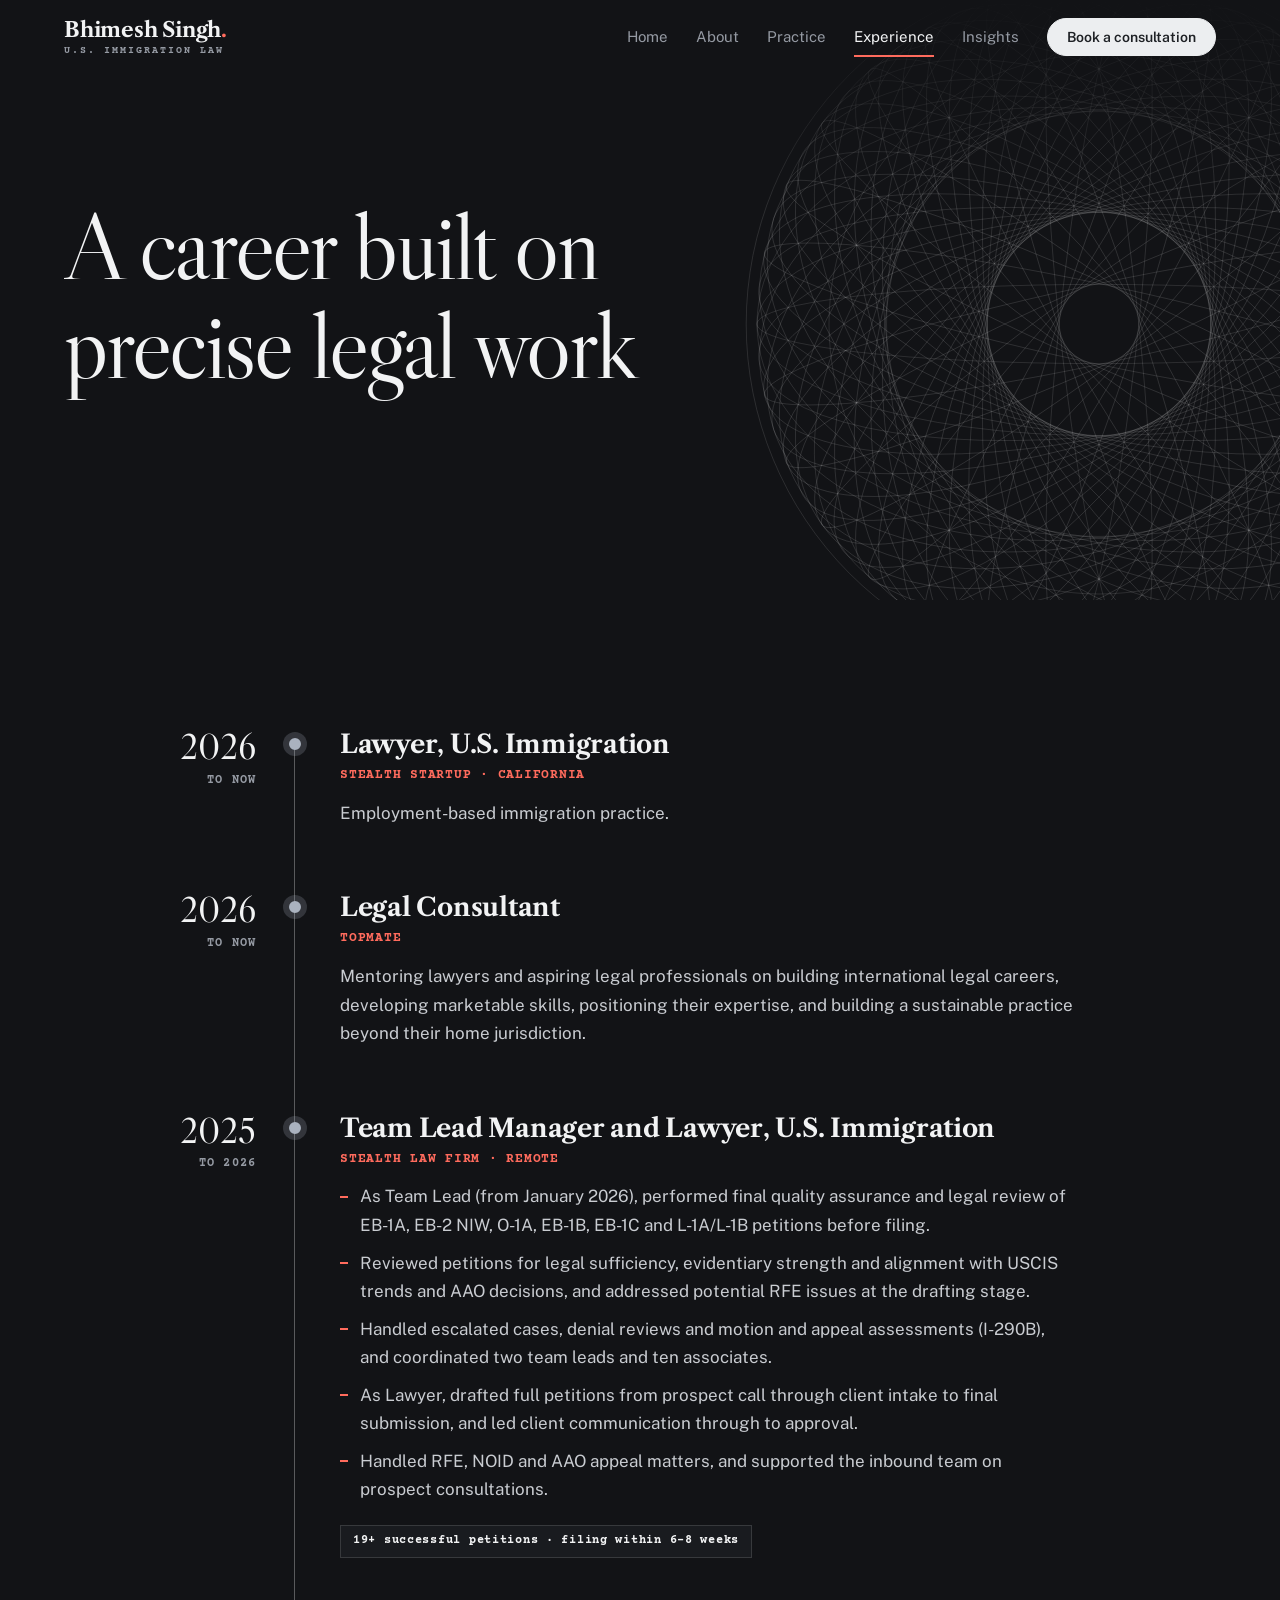
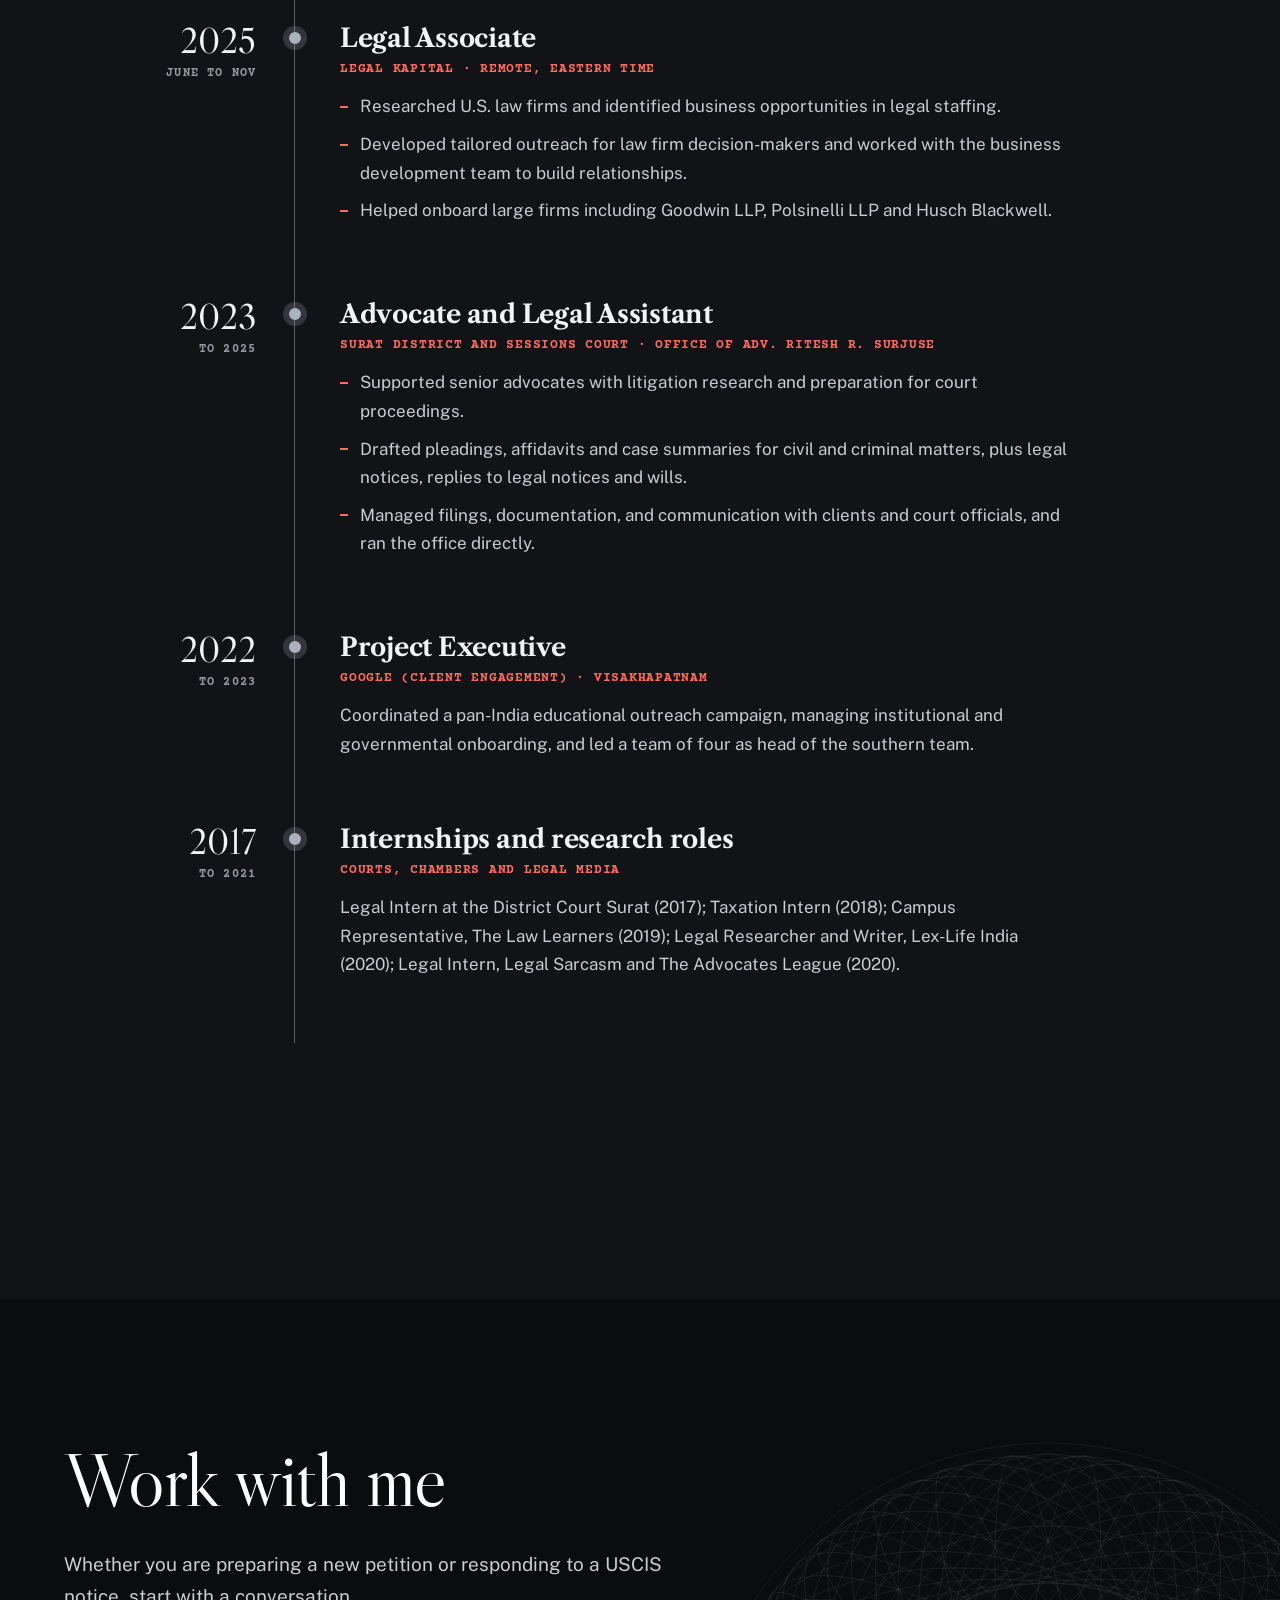
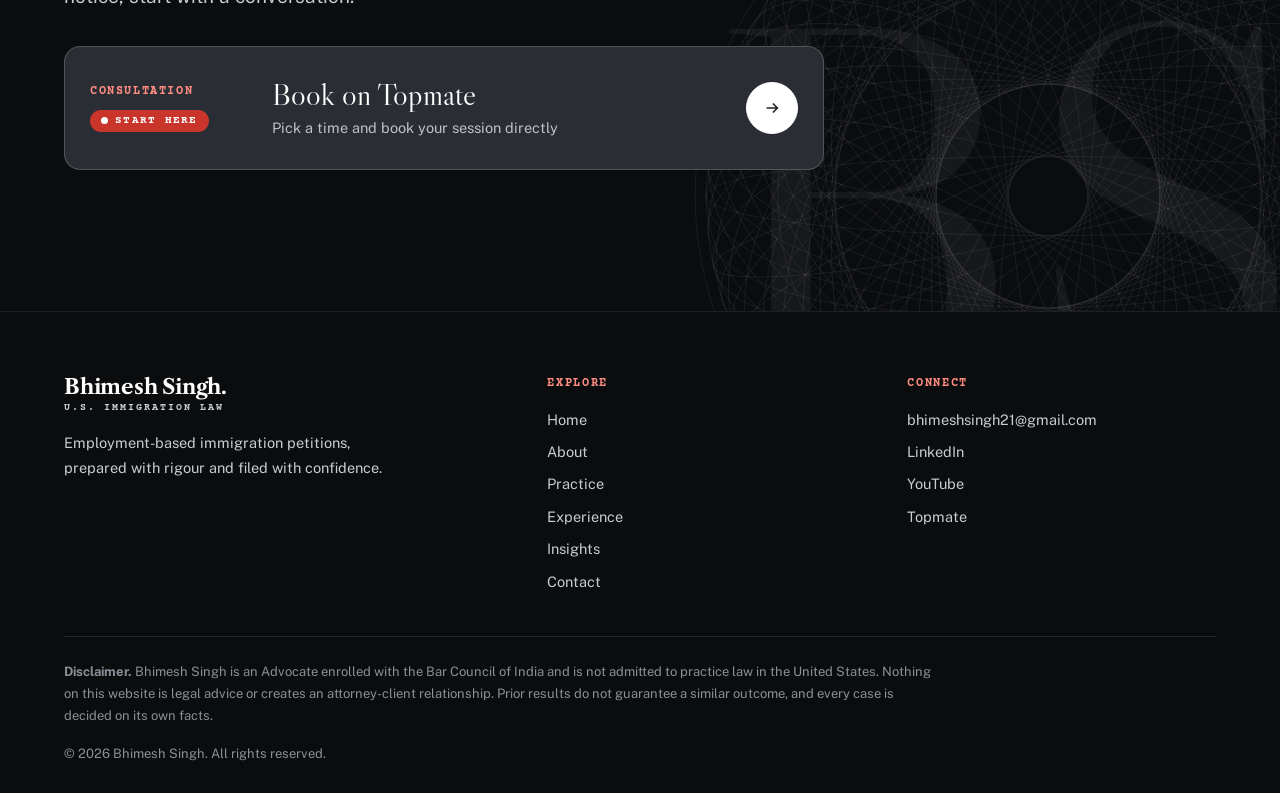
<file: experience.html>
<!doctype html>
<html lang="en" class="no-js">
<head>
<meta charset="utf-8">
<meta name="viewport" content="width=device-width, initial-scale=1">
<title>Experience | Bhimesh Singh</title>
<meta name="description" content="Professional experience across U.S. immigration practice, legal business development and litigation in India.">
<meta name="theme-color" content="#121316">
<meta property="og:title" content="Experience | Bhimesh Singh">
<meta property="og:description" content="Professional experience across U.S. immigration practice, legal business development and litigation in India.">
<meta property="og:type" content="website">
<link rel="icon" href="data:image/svg+xml,%3Csvg xmlns='http://www.w3.org/2000/svg' viewBox='0 0 64 64'%3E%3Crect width='64' height='64' rx='14' fill='%231e2125'/%3E%3Ctext x='32' y='43' font-family='Georgia,serif' font-weight='700' font-size='28' text-anchor='middle' fill='%23ffffff'%3EBS%3C/text%3E%3C/svg%3E">
<link rel="preconnect" href="https://fonts.googleapis.com">
<link rel="preconnect" href="https://fonts.gstatic.com" crossorigin>
<link href="https://fonts.googleapis.com/css2?family=Courier+Prime:wght@400;700&family=Libre+Caslon+Display&family=Libre+Caslon+Text:ital,wght@0,400;0,700;1,400&family=Public+Sans:wght@400;500;600;700&display=swap" rel="stylesheet">
<link rel="stylesheet" href="style.css">
<script>document.documentElement.className='js';</script>
</head>
<body>
<svg class="hidden-svg" aria-hidden="true" focusable="false"><defs><symbol id="rose" viewBox="-200 -200 400 400"><ellipse rx="190" ry="22" transform="rotate(0)"/><ellipse rx="190" ry="22" transform="rotate(12)"/><ellipse rx="190" ry="22" transform="rotate(24)"/><ellipse rx="190" ry="22" transform="rotate(36)"/><ellipse rx="190" ry="22" transform="rotate(48)"/><ellipse rx="190" ry="22" transform="rotate(60)"/><ellipse rx="190" ry="22" transform="rotate(72)"/><ellipse rx="190" ry="22" transform="rotate(84)"/><ellipse rx="190" ry="22" transform="rotate(96)"/><ellipse rx="190" ry="22" transform="rotate(108)"/><ellipse rx="190" ry="22" transform="rotate(120)"/><ellipse rx="190" ry="22" transform="rotate(132)"/><ellipse rx="190" ry="22" transform="rotate(144)"/><ellipse rx="190" ry="22" transform="rotate(156)"/><ellipse rx="190" ry="22" transform="rotate(168)"/><ellipse rx="190" ry="62" transform="rotate(0)"/><ellipse rx="190" ry="62" transform="rotate(6)"/><ellipse rx="190" ry="62" transform="rotate(12)"/><ellipse rx="190" ry="62" transform="rotate(18)"/><ellipse rx="190" ry="62" transform="rotate(24)"/><ellipse rx="190" ry="62" transform="rotate(30)"/><ellipse rx="190" ry="62" transform="rotate(36)"/><ellipse rx="190" ry="62" transform="rotate(42)"/><ellipse rx="190" ry="62" transform="rotate(48)"/><ellipse rx="190" ry="62" transform="rotate(54)"/><ellipse rx="190" ry="62" transform="rotate(60)"/><ellipse rx="190" ry="62" transform="rotate(66)"/><ellipse rx="190" ry="62" transform="rotate(72)"/><ellipse rx="190" ry="62" transform="rotate(78)"/><ellipse rx="190" ry="62" transform="rotate(84)"/><ellipse rx="190" ry="62" transform="rotate(90)"/><ellipse rx="190" ry="62" transform="rotate(96)"/><ellipse rx="190" ry="62" transform="rotate(102)"/><ellipse rx="190" ry="62" transform="rotate(108)"/><ellipse rx="190" ry="62" transform="rotate(114)"/><ellipse rx="190" ry="62" transform="rotate(120)"/><ellipse rx="190" ry="62" transform="rotate(126)"/><ellipse rx="190" ry="62" transform="rotate(132)"/><ellipse rx="190" ry="62" transform="rotate(138)"/><ellipse rx="190" ry="62" transform="rotate(144)"/><ellipse rx="190" ry="62" transform="rotate(150)"/><ellipse rx="190" ry="62" transform="rotate(156)"/><ellipse rx="190" ry="62" transform="rotate(162)"/><ellipse rx="190" ry="62" transform="rotate(168)"/><ellipse rx="190" ry="62" transform="rotate(174)"/><ellipse rx="190" ry="118" transform="rotate(0)"/><ellipse rx="190" ry="118" transform="rotate(9)"/><ellipse rx="190" ry="118" transform="rotate(18)"/><ellipse rx="190" ry="118" transform="rotate(27)"/><ellipse rx="190" ry="118" transform="rotate(36)"/><ellipse rx="190" ry="118" transform="rotate(45)"/><ellipse rx="190" ry="118" transform="rotate(54)"/><ellipse rx="190" ry="118" transform="rotate(63)"/><ellipse rx="190" ry="118" transform="rotate(72)"/><ellipse rx="190" ry="118" transform="rotate(81)"/><ellipse rx="190" ry="118" transform="rotate(90)"/><ellipse rx="190" ry="118" transform="rotate(99)"/><ellipse rx="190" ry="118" transform="rotate(108)"/><ellipse rx="190" ry="118" transform="rotate(117)"/><ellipse rx="190" ry="118" transform="rotate(126)"/><ellipse rx="190" ry="118" transform="rotate(135)"/><ellipse rx="190" ry="118" transform="rotate(144)"/><ellipse rx="190" ry="118" transform="rotate(153)"/><ellipse rx="190" ry="118" transform="rotate(162)"/><ellipse rx="190" ry="118" transform="rotate(171)"/><circle r="196"/><circle r="150"/></symbol><filter id="rough"><feTurbulence type="fractalNoise" baseFrequency=".9" numOctaves="2" result="n"/><feDisplacementMap in="SourceGraphic" in2="n" scale="2.4"/></filter></defs></svg>
<a class="skip" href="#main">Skip to content</a>
<div class="progress" aria-hidden="true"></div>
<div class="pops" id="pops" aria-hidden="true"></div>
<header class="nav" id="nav">
  <a class="brand" href="index.html" aria-label="Bhimesh Singh, home"><b>Bhimesh Singh<i>.</i></b><small>U.S. Immigration Law</small></a>
  <nav class="links" id="links" aria-label="Primary">
    <a href="index.html">Home</a><a href="about.html">About</a><a href="practice.html">Practice</a><a href="experience.html" aria-current="page">Experience</a><a href="insights.html">Insights</a>
    <a href="contact.html" class="btn btn-sm magnetic">Book a consultation</a>
  </nav>
  <div class="nav-actions">
    <a href="contact.html" class="btn btn-sm nav-cta">Book a consultation</a>
    <button class="burger" id="burger" aria-label="Menu" aria-expanded="false" aria-controls="links"><i></i><i></i></button>
  </div>
</header>
<main id="main">
<section class="page-head">
  <svg class="rosette" aria-hidden="true"><use href="#rose"/></svg>
  <h1 class="name"><span class="line"><span>A career built on</span></span><span class="line"><span>precise legal work</span></span></h1>
  <p class="lead reveal" style="--d:.3s">From litigation in the Surat courts to leading U.S. immigration teams, with business development experience that shaped how I communicate with clients.</p>
</section>

<section class="sec pb">
  <div class="timeline" id="timeline">
    <div class="rail"><div class="fill" id="fill"></div></div>
    <div class="rider" id="rider" aria-hidden="true"><svg viewBox="0 0 24 24"><path d="M12 3v18M7 21h10M5 7h14M5 7l-3 7a3.2 3.2 0 0 0 6 0zM19 7l-3 7a3.2 3.2 0 0 0 6 0z"/></svg></div>
    <article class="t-item">
      <time>2026<i>to now</i></time>
      <div class="t-body"><h3>Lawyer, U.S. Immigration</h3><p class="org">Stealth startup &middot; California</p><p>Employment-based immigration practice.</p></div>
    </article>
    <article class="t-item">
      <time>2026<i>to now</i></time>
      <div class="t-body"><h3>Legal Consultant</h3><p class="org">Topmate</p><p>Mentoring lawyers and aspiring legal professionals on building international legal careers, developing marketable skills, positioning their expertise, and building a sustainable practice beyond their home jurisdiction.</p></div>
    </article>
    <article class="t-item">
      <time>2025<i>to 2026</i></time>
      <div class="t-body"><h3>Team Lead Manager and Lawyer, U.S. Immigration</h3><p class="org">Stealth Law Firm &middot; Remote</p><ul><li>As Team Lead (from January 2026), performed final quality assurance and legal review of EB-1A, EB-2 NIW, O-1A, EB-1B, EB-1C and L-1A/L-1B petitions before filing.</li><li>Reviewed petitions for legal sufficiency, evidentiary strength and alignment with USCIS trends and AAO decisions, and addressed potential RFE issues at the drafting stage.</li><li>Handled escalated cases, denial reviews and motion and appeal assessments (I-290B), and coordinated two team leads and ten associates.</li><li>As Lawyer, drafted full petitions from prospect call through client intake to final submission, and led client communication through to approval.</li><li>Handled RFE, NOID and AAO appeal matters, and supported the inbound team on prospect consultations.</li></ul><span class="tag">19+ successful petitions &middot; filing within 6&ndash;8 weeks</span></div>
    </article>
    <article class="t-item">
      <time>2025<i>June to Nov</i></time>
      <div class="t-body"><h3>Legal Associate</h3><p class="org">Legal Kapital &middot; Remote, Eastern Time</p><ul><li>Researched U.S. law firms and identified business opportunities in legal staffing.</li><li>Developed tailored outreach for law firm decision-makers and worked with the business development team to build relationships.</li><li>Helped onboard large firms including Goodwin LLP, Polsinelli LLP and Husch Blackwell.</li></ul></div>
    </article>
    <article class="t-item">
      <time>2023<i>to 2025</i></time>
      <div class="t-body"><h3>Advocate and Legal Assistant</h3><p class="org">Surat District and Sessions Court &middot; Office of Adv. Ritesh R. Surjuse</p><ul><li>Supported senior advocates with litigation research and preparation for court proceedings.</li><li>Drafted pleadings, affidavits and case summaries for civil and criminal matters, plus legal notices, replies to legal notices and wills.</li><li>Managed filings, documentation, and communication with clients and court officials, and ran the office directly.</li></ul></div>
    </article>
    <article class="t-item">
      <time>2022<i>to 2023</i></time>
      <div class="t-body"><h3>Project Executive</h3><p class="org">Google (client engagement) &middot; Visakhapatnam</p><p>Coordinated a pan-India educational outreach campaign, managing institutional and governmental onboarding, and led a team of four as head of the southern team.</p></div>
    </article>
    <article class="t-item">
      <time>2017<i>to 2021</i></time>
      <div class="t-body"><h3>Internships and research roles</h3><p class="org">Courts, chambers and legal media</p><p>Legal Intern at the District Court Surat (2017); Taxation Intern (2018); Campus Representative, The Law Learners (2019); Legal Researcher and Writer, Lex-Life India (2020); Legal Intern, Legal Sarcasm and The Advocates League (2020).</p></div>
    </article>
  </div>
</section>

<section class="band">
  <svg class="rosette" aria-hidden="true"><use href="#rose"/></svg>
  <div class="band-in">
    <h2><span class="hl" style="--d:0s"><span>Work with me</span></span></h2>
    <p class="reveal">Whether you are preparing a new petition or responding to a USCIS notice, start with a conversation.</p>
    <a class="channel primary reveal" href="https://topmate.io/bhimeshsingh" target="_blank" rel="noopener"><small>Consultation<span class="badge"><i></i>Start here</span></small><div><b>Book on Topmate</b><span class="d">Pick a time and book your session directly</span></div><span class="arr"><svg viewBox="0 0 20 20" aria-hidden="true"><path d="M4 10h11m-4-5 5 5-5 5" fill="none" stroke="currentColor" stroke-width="1.8"/></svg></span></a>
  </div>
</section>
</main>
<footer class="foot">
  <div class="foot-top">
    <div>
      <a class="brand" href="index.html"><b>Bhimesh Singh.</b><small>U.S. Immigration Law</small></a>
      <p style="margin-top:18px;max-width:38ch">Employment-based immigration petitions, prepared with rigour and filed with confidence.</p>
    </div>
    <div><h4>Explore</h4><ul><li><a href="index.html">Home</a></li><li><a href="about.html">About</a></li><li><a href="practice.html">Practice</a></li><li><a href="experience.html">Experience</a></li><li><a href="insights.html">Insights</a></li><li><a href="contact.html">Contact</a></li></ul></div>
    <div><h4>Connect</h4><ul>
      <li><a href="mailto:bhimeshsingh21@gmail.com">bhimeshsingh21@gmail.com</a></li>
      <li><a href="https://www.linkedin.com/in/bhimeshsingh/" target="_blank" rel="noopener">LinkedIn</a></li>
      <li><a href="https://www.youtube.com/@Lawyerbhimesh" target="_blank" rel="noopener">YouTube</a></li>
      <li><a href="https://topmate.io/bhimeshsingh" target="_blank" rel="noopener">Topmate</a></li>
    </ul></div>
  </div>
  <p class="disc"><b>Disclaimer.</b> Bhimesh Singh is an Advocate enrolled with the Bar Council of India and is not admitted to practice law in the United States. Nothing on this website is legal advice or creates an attorney-client relationship. Prior results do not guarantee a similar outcome, and every case is decided on its own facts.</p>
  <p class="copyr">&copy; <span id="yr">2026</span> Bhimesh Singh. All rights reserved.</p>
</footer>
<script src="main.js"></script>
</body>
</html>
</file>
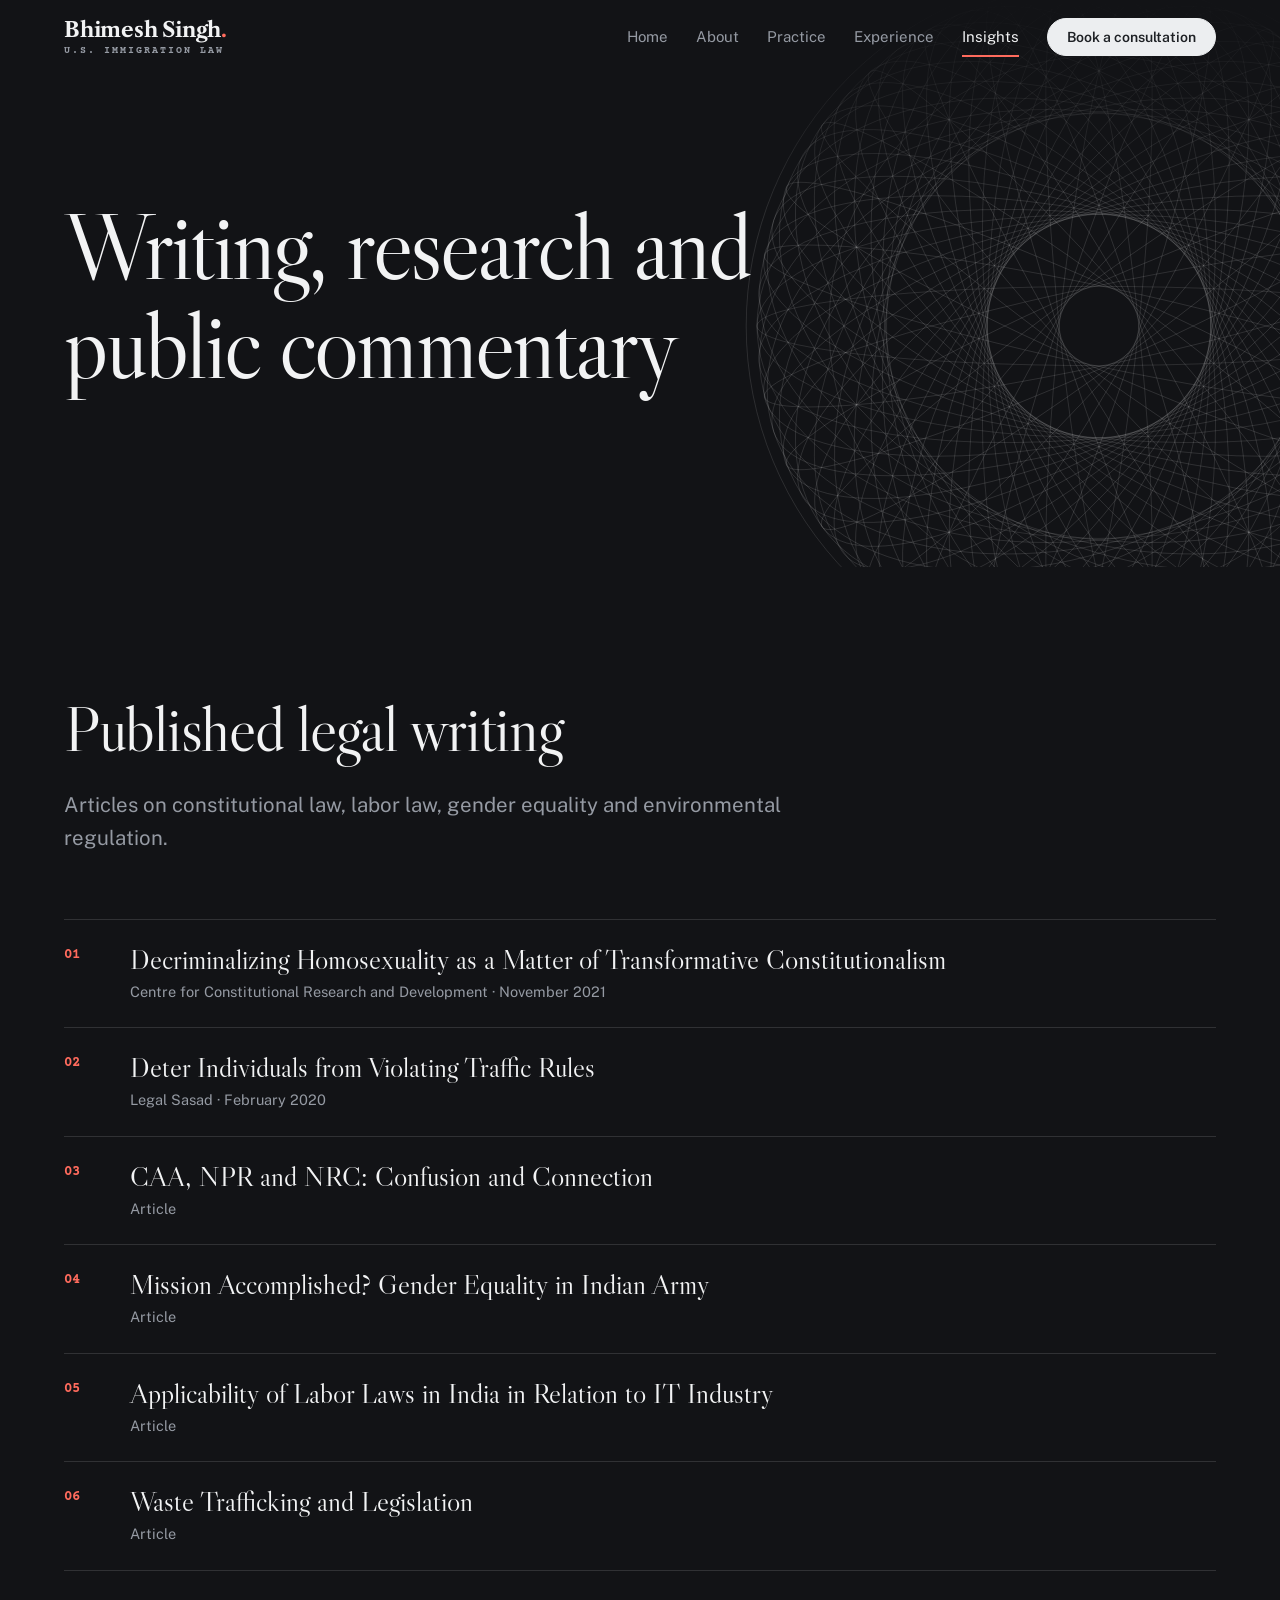
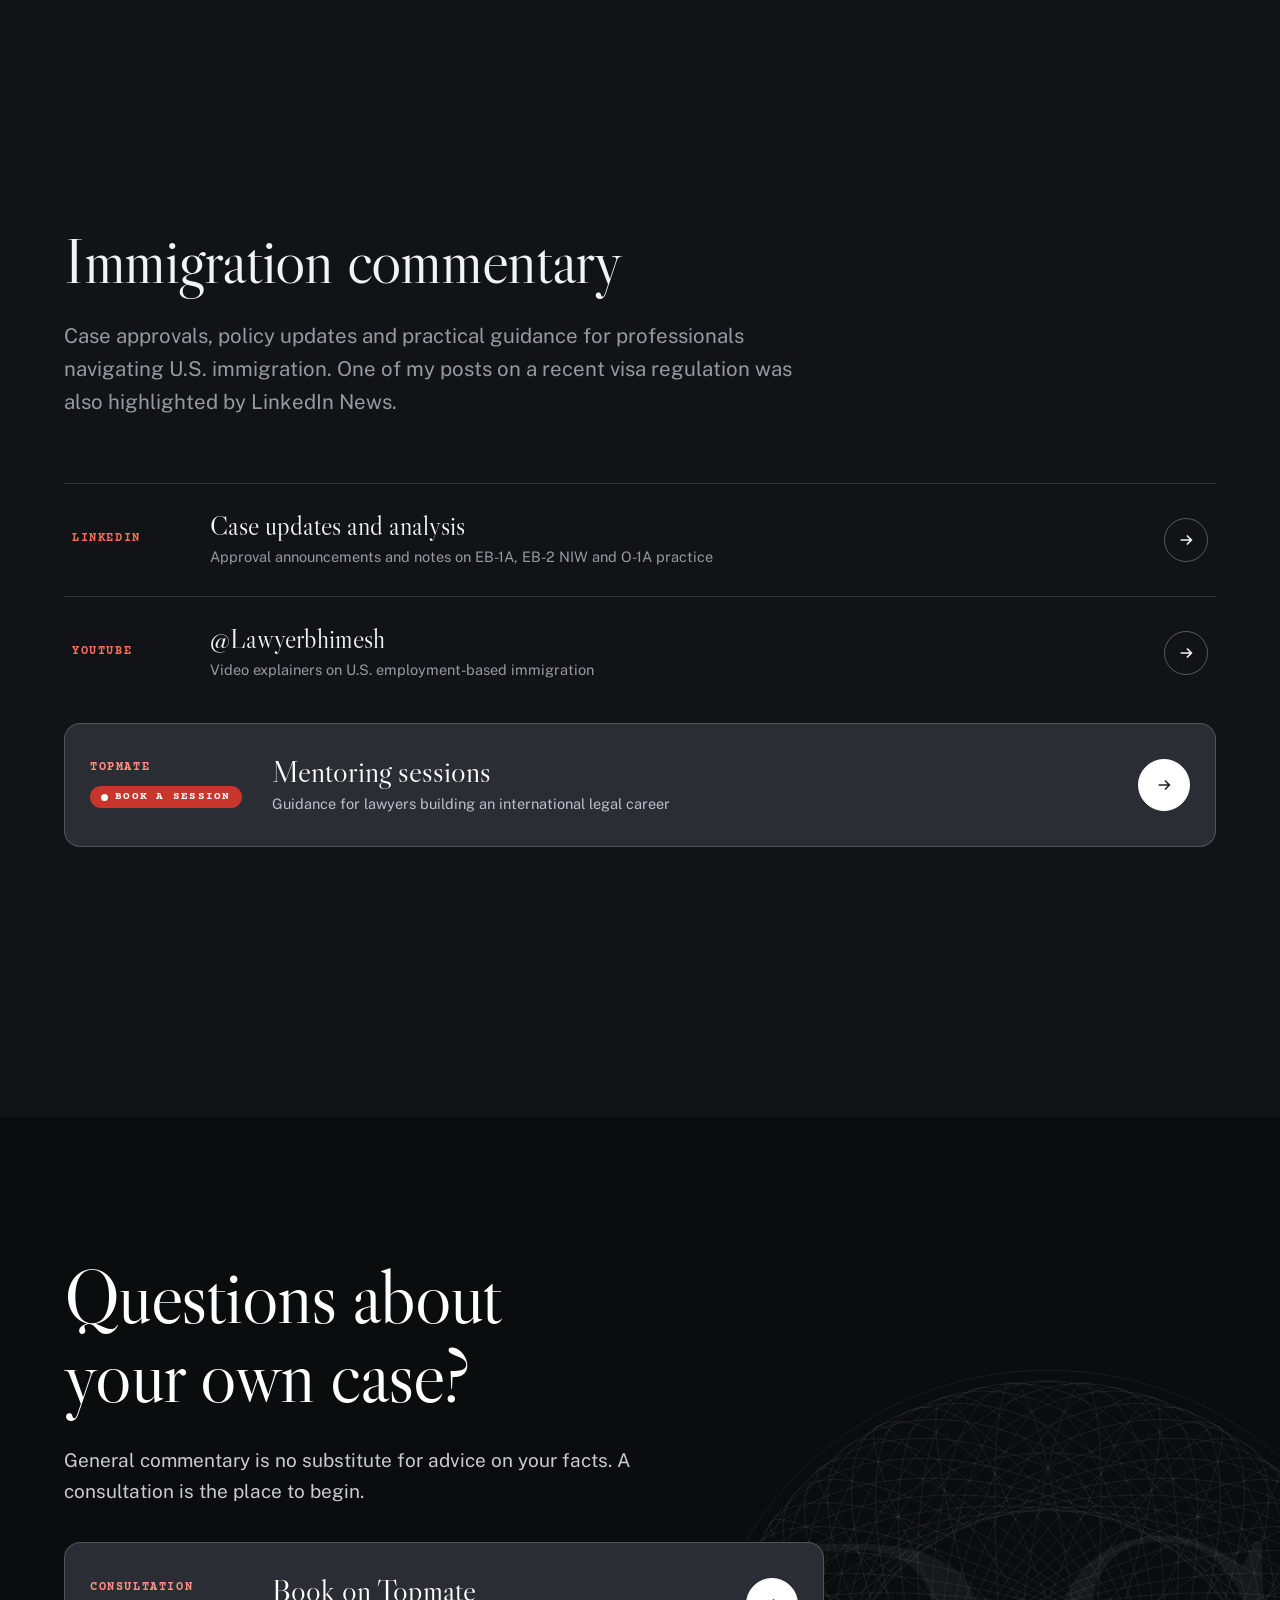
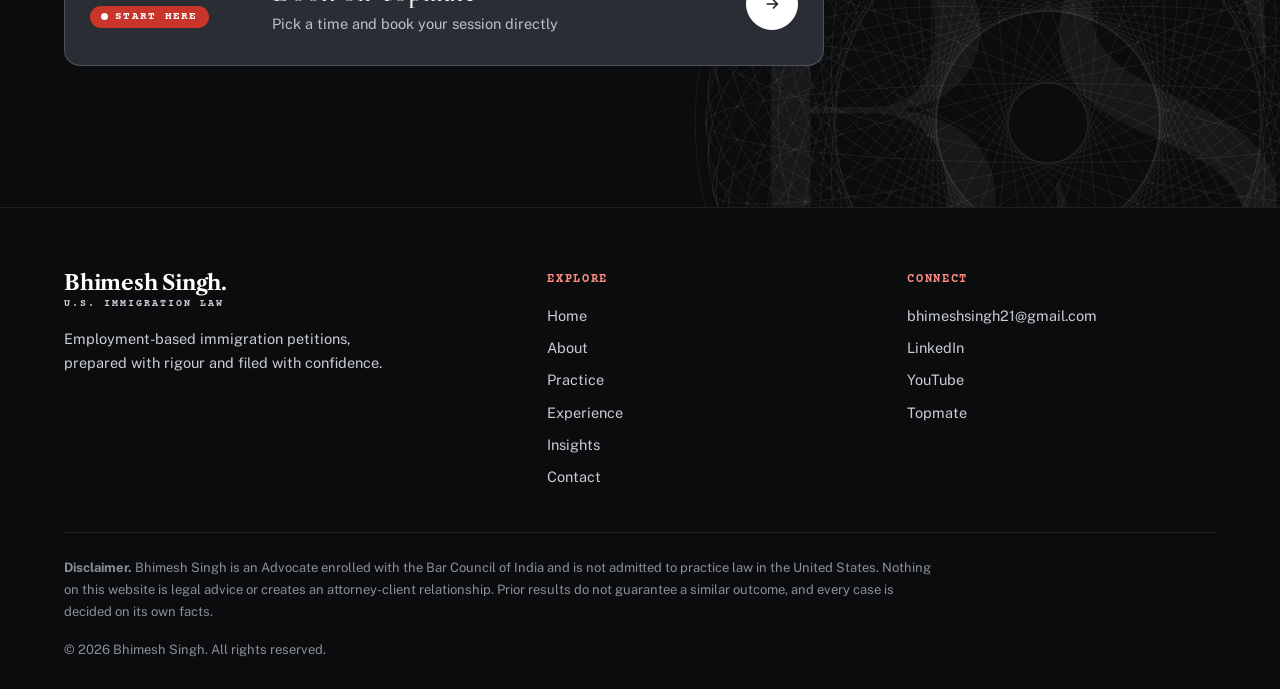
<file: insights.html>
<!doctype html>
<html lang="en" class="no-js">
<head>
<meta charset="utf-8">
<meta name="viewport" content="width=device-width, initial-scale=1">
<title>Insights | Bhimesh Singh</title>
<meta name="description" content="Publications and public commentary on U.S. immigration and Indian law by Bhimesh Singh.">
<meta name="theme-color" content="#121316">
<meta property="og:title" content="Insights | Bhimesh Singh">
<meta property="og:description" content="Publications and public commentary on U.S. immigration and Indian law by Bhimesh Singh.">
<meta property="og:type" content="website">
<link rel="icon" href="data:image/svg+xml,%3Csvg xmlns='http://www.w3.org/2000/svg' viewBox='0 0 64 64'%3E%3Crect width='64' height='64' rx='14' fill='%231e2125'/%3E%3Ctext x='32' y='43' font-family='Georgia,serif' font-weight='700' font-size='28' text-anchor='middle' fill='%23ffffff'%3EBS%3C/text%3E%3C/svg%3E">
<link rel="preconnect" href="https://fonts.googleapis.com">
<link rel="preconnect" href="https://fonts.gstatic.com" crossorigin>
<link href="https://fonts.googleapis.com/css2?family=Courier+Prime:wght@400;700&family=Libre+Caslon+Display&family=Libre+Caslon+Text:ital,wght@0,400;0,700;1,400&family=Public+Sans:wght@400;500;600;700&display=swap" rel="stylesheet">
<link rel="stylesheet" href="style.css">
<script>document.documentElement.className='js';</script>
</head>
<body>
<svg class="hidden-svg" aria-hidden="true" focusable="false"><defs><symbol id="rose" viewBox="-200 -200 400 400"><ellipse rx="190" ry="22" transform="rotate(0)"/><ellipse rx="190" ry="22" transform="rotate(12)"/><ellipse rx="190" ry="22" transform="rotate(24)"/><ellipse rx="190" ry="22" transform="rotate(36)"/><ellipse rx="190" ry="22" transform="rotate(48)"/><ellipse rx="190" ry="22" transform="rotate(60)"/><ellipse rx="190" ry="22" transform="rotate(72)"/><ellipse rx="190" ry="22" transform="rotate(84)"/><ellipse rx="190" ry="22" transform="rotate(96)"/><ellipse rx="190" ry="22" transform="rotate(108)"/><ellipse rx="190" ry="22" transform="rotate(120)"/><ellipse rx="190" ry="22" transform="rotate(132)"/><ellipse rx="190" ry="22" transform="rotate(144)"/><ellipse rx="190" ry="22" transform="rotate(156)"/><ellipse rx="190" ry="22" transform="rotate(168)"/><ellipse rx="190" ry="62" transform="rotate(0)"/><ellipse rx="190" ry="62" transform="rotate(6)"/><ellipse rx="190" ry="62" transform="rotate(12)"/><ellipse rx="190" ry="62" transform="rotate(18)"/><ellipse rx="190" ry="62" transform="rotate(24)"/><ellipse rx="190" ry="62" transform="rotate(30)"/><ellipse rx="190" ry="62" transform="rotate(36)"/><ellipse rx="190" ry="62" transform="rotate(42)"/><ellipse rx="190" ry="62" transform="rotate(48)"/><ellipse rx="190" ry="62" transform="rotate(54)"/><ellipse rx="190" ry="62" transform="rotate(60)"/><ellipse rx="190" ry="62" transform="rotate(66)"/><ellipse rx="190" ry="62" transform="rotate(72)"/><ellipse rx="190" ry="62" transform="rotate(78)"/><ellipse rx="190" ry="62" transform="rotate(84)"/><ellipse rx="190" ry="62" transform="rotate(90)"/><ellipse rx="190" ry="62" transform="rotate(96)"/><ellipse rx="190" ry="62" transform="rotate(102)"/><ellipse rx="190" ry="62" transform="rotate(108)"/><ellipse rx="190" ry="62" transform="rotate(114)"/><ellipse rx="190" ry="62" transform="rotate(120)"/><ellipse rx="190" ry="62" transform="rotate(126)"/><ellipse rx="190" ry="62" transform="rotate(132)"/><ellipse rx="190" ry="62" transform="rotate(138)"/><ellipse rx="190" ry="62" transform="rotate(144)"/><ellipse rx="190" ry="62" transform="rotate(150)"/><ellipse rx="190" ry="62" transform="rotate(156)"/><ellipse rx="190" ry="62" transform="rotate(162)"/><ellipse rx="190" ry="62" transform="rotate(168)"/><ellipse rx="190" ry="62" transform="rotate(174)"/><ellipse rx="190" ry="118" transform="rotate(0)"/><ellipse rx="190" ry="118" transform="rotate(9)"/><ellipse rx="190" ry="118" transform="rotate(18)"/><ellipse rx="190" ry="118" transform="rotate(27)"/><ellipse rx="190" ry="118" transform="rotate(36)"/><ellipse rx="190" ry="118" transform="rotate(45)"/><ellipse rx="190" ry="118" transform="rotate(54)"/><ellipse rx="190" ry="118" transform="rotate(63)"/><ellipse rx="190" ry="118" transform="rotate(72)"/><ellipse rx="190" ry="118" transform="rotate(81)"/><ellipse rx="190" ry="118" transform="rotate(90)"/><ellipse rx="190" ry="118" transform="rotate(99)"/><ellipse rx="190" ry="118" transform="rotate(108)"/><ellipse rx="190" ry="118" transform="rotate(117)"/><ellipse rx="190" ry="118" transform="rotate(126)"/><ellipse rx="190" ry="118" transform="rotate(135)"/><ellipse rx="190" ry="118" transform="rotate(144)"/><ellipse rx="190" ry="118" transform="rotate(153)"/><ellipse rx="190" ry="118" transform="rotate(162)"/><ellipse rx="190" ry="118" transform="rotate(171)"/><circle r="196"/><circle r="150"/></symbol><filter id="rough"><feTurbulence type="fractalNoise" baseFrequency=".9" numOctaves="2" result="n"/><feDisplacementMap in="SourceGraphic" in2="n" scale="2.4"/></filter></defs></svg>
<a class="skip" href="#main">Skip to content</a>
<div class="progress" aria-hidden="true"></div>
<div class="pops" id="pops" aria-hidden="true"></div>
<header class="nav" id="nav">
  <a class="brand" href="index.html" aria-label="Bhimesh Singh, home"><b>Bhimesh Singh<i>.</i></b><small>U.S. Immigration Law</small></a>
  <nav class="links" id="links" aria-label="Primary">
    <a href="index.html">Home</a><a href="about.html">About</a><a href="practice.html">Practice</a><a href="experience.html">Experience</a><a href="insights.html" aria-current="page">Insights</a>
    <a href="contact.html" class="btn btn-sm magnetic">Book a consultation</a>
  </nav>
  <div class="nav-actions">
    <a href="contact.html" class="btn btn-sm nav-cta">Book a consultation</a>
    <button class="burger" id="burger" aria-label="Menu" aria-expanded="false" aria-controls="links"><i></i><i></i></button>
  </div>
</header>
<main id="main">
<section class="page-head">
  <svg class="rosette" aria-hidden="true"><use href="#rose"/></svg>
  <h1 class="name"><span class="line"><span>Writing, research and</span></span><span class="line"><span>public commentary</span></span></h1>
  <p class="lead reveal" style="--d:.3s">Legal scholarship from my years in India, and ongoing commentary on U.S. immigration through social media.</p>
</section>

<section class="sec pb">
  <div class="sec-head"><h2><span class="hl" style="--d:0s"><span>Published legal writing</span></span></h2><p class="lead reveal">Articles on constitutional law, labor law, gender equality and environmental regulation.</p></div>
  <ol class="pubs"><li class="reveal"><div><b>Decriminalizing Homosexuality as a Matter of Transformative Constitutionalism</b><span>Centre for Constitutional Research and Development &middot; November 2021</span></div></li><li class="reveal"><div><b>Deter Individuals from Violating Traffic Rules</b><span>Legal Sasad &middot; February 2020</span></div></li><li class="reveal"><div><b>CAA, NPR and NRC: Confusion and Connection</b><span>Article</span></div></li><li class="reveal"><div><b>Mission Accomplished? Gender Equality in Indian Army</b><span>Article</span></div></li><li class="reveal"><div><b>Applicability of Labor Laws in India in Relation to IT Industry</b><span>Article</span></div></li><li class="reveal"><div><b>Waste Trafficking and Legislation</b><span>Article</span></div></li></ol>
</section>

<section class="sec pb">
  <div class="sec-head"><h2><span class="hl" style="--d:0s"><span>Immigration commentary</span></span></h2><p class="lead reveal">Case approvals, policy updates and practical guidance for professionals navigating U.S. immigration. One of my posts on a recent visa regulation was also highlighted by LinkedIn News.</p></div>
  <div>
    <a class="channel reveal" href="https://www.linkedin.com/in/bhimeshsingh/" target="_blank" rel="noopener"><small>LinkedIn</small><div><b>Case updates and analysis</b><span class="d">Approval announcements and notes on EB-1A, EB-2 NIW and O-1A practice</span></div><span class="arr"><svg viewBox="0 0 20 20" aria-hidden="true"><path d="M4 10h11m-4-5 5 5-5 5" fill="none" stroke="currentColor" stroke-width="1.8"/></svg></span></a>
    <a class="channel reveal" href="https://www.youtube.com/@Lawyerbhimesh" target="_blank" rel="noopener"><small>YouTube</small><div><b>@Lawyerbhimesh</b><span class="d">Video explainers on U.S. employment-based immigration</span></div><span class="arr"><svg viewBox="0 0 20 20" aria-hidden="true"><path d="M4 10h11m-4-5 5 5-5 5" fill="none" stroke="currentColor" stroke-width="1.8"/></svg></span></a>
    <a class="channel primary reveal" href="https://topmate.io/bhimeshsingh" target="_blank" rel="noopener"><small>Topmate<span class="badge"><i></i>Book a session</span></small><div><b>Mentoring sessions</b><span class="d">Guidance for lawyers building an international legal career</span></div><span class="arr"><svg viewBox="0 0 20 20" aria-hidden="true"><path d="M4 10h11m-4-5 5 5-5 5" fill="none" stroke="currentColor" stroke-width="1.8"/></svg></span></a>
  </div>
</section>

<section class="band">
  <svg class="rosette" aria-hidden="true"><use href="#rose"/></svg>
  <div class="band-in">
    <h2><span class="hl" style="--d:0s"><span>Questions about your own case?</span></span></h2>
    <p class="reveal">General commentary is no substitute for advice on your facts. A consultation is the place to begin.</p>
    <a class="channel primary reveal" href="https://topmate.io/bhimeshsingh" target="_blank" rel="noopener"><small>Consultation<span class="badge"><i></i>Start here</span></small><div><b>Book on Topmate</b><span class="d">Pick a time and book your session directly</span></div><span class="arr"><svg viewBox="0 0 20 20" aria-hidden="true"><path d="M4 10h11m-4-5 5 5-5 5" fill="none" stroke="currentColor" stroke-width="1.8"/></svg></span></a>
  </div>
</section>
</main>
<footer class="foot">
  <div class="foot-top">
    <div>
      <a class="brand" href="index.html"><b>Bhimesh Singh.</b><small>U.S. Immigration Law</small></a>
      <p style="margin-top:18px;max-width:38ch">Employment-based immigration petitions, prepared with rigour and filed with confidence.</p>
    </div>
    <div><h4>Explore</h4><ul><li><a href="index.html">Home</a></li><li><a href="about.html">About</a></li><li><a href="practice.html">Practice</a></li><li><a href="experience.html">Experience</a></li><li><a href="insights.html">Insights</a></li><li><a href="contact.html">Contact</a></li></ul></div>
    <div><h4>Connect</h4><ul>
      <li><a href="mailto:bhimeshsingh21@gmail.com">bhimeshsingh21@gmail.com</a></li>
      <li><a href="https://www.linkedin.com/in/bhimeshsingh/" target="_blank" rel="noopener">LinkedIn</a></li>
      <li><a href="https://www.youtube.com/@Lawyerbhimesh" target="_blank" rel="noopener">YouTube</a></li>
      <li><a href="https://topmate.io/bhimeshsingh" target="_blank" rel="noopener">Topmate</a></li>
    </ul></div>
  </div>
  <p class="disc"><b>Disclaimer.</b> Bhimesh Singh is an Advocate enrolled with the Bar Council of India and is not admitted to practice law in the United States. Nothing on this website is legal advice or creates an attorney-client relationship. Prior results do not guarantee a similar outcome, and every case is decided on its own facts.</p>
  <p class="copyr">&copy; <span id="yr">2026</span> Bhimesh Singh. All rights reserved.</p>
</footer>
<script src="main.js"></script>
</body>
</html>
</file>
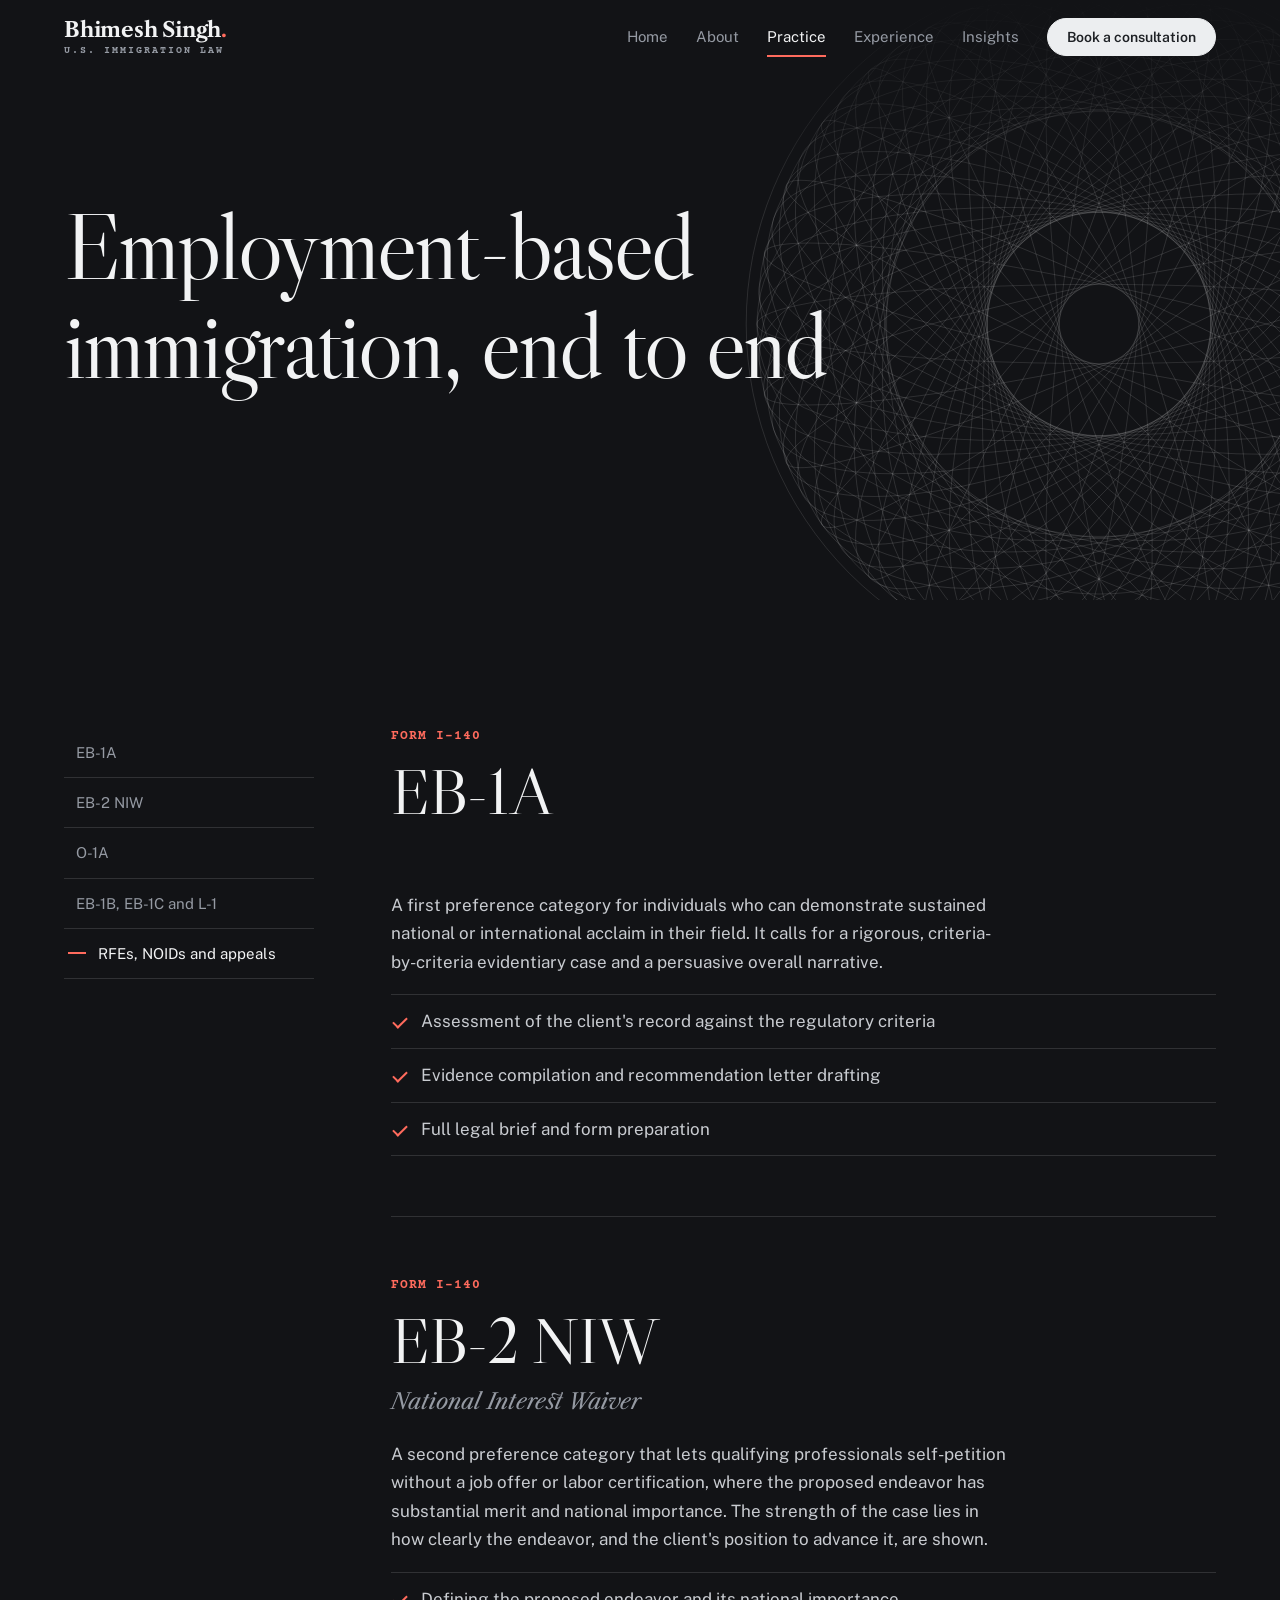
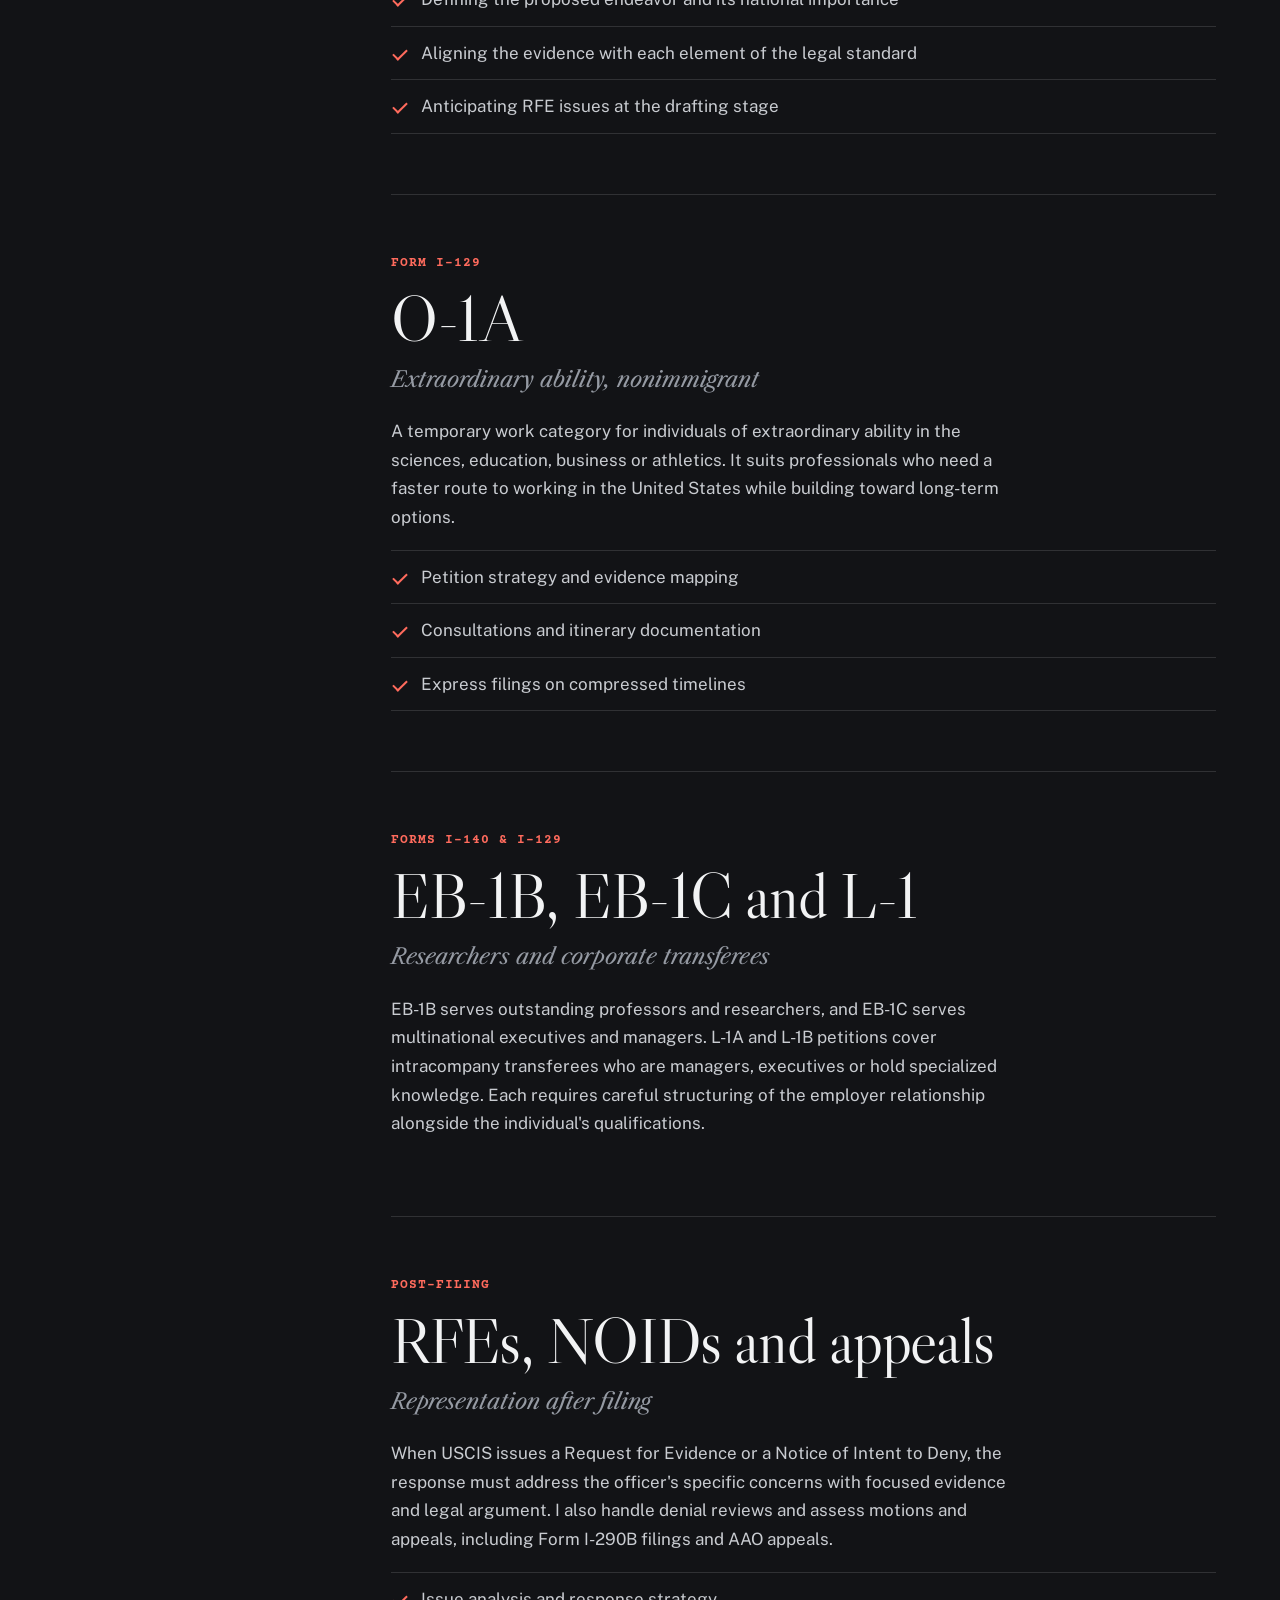
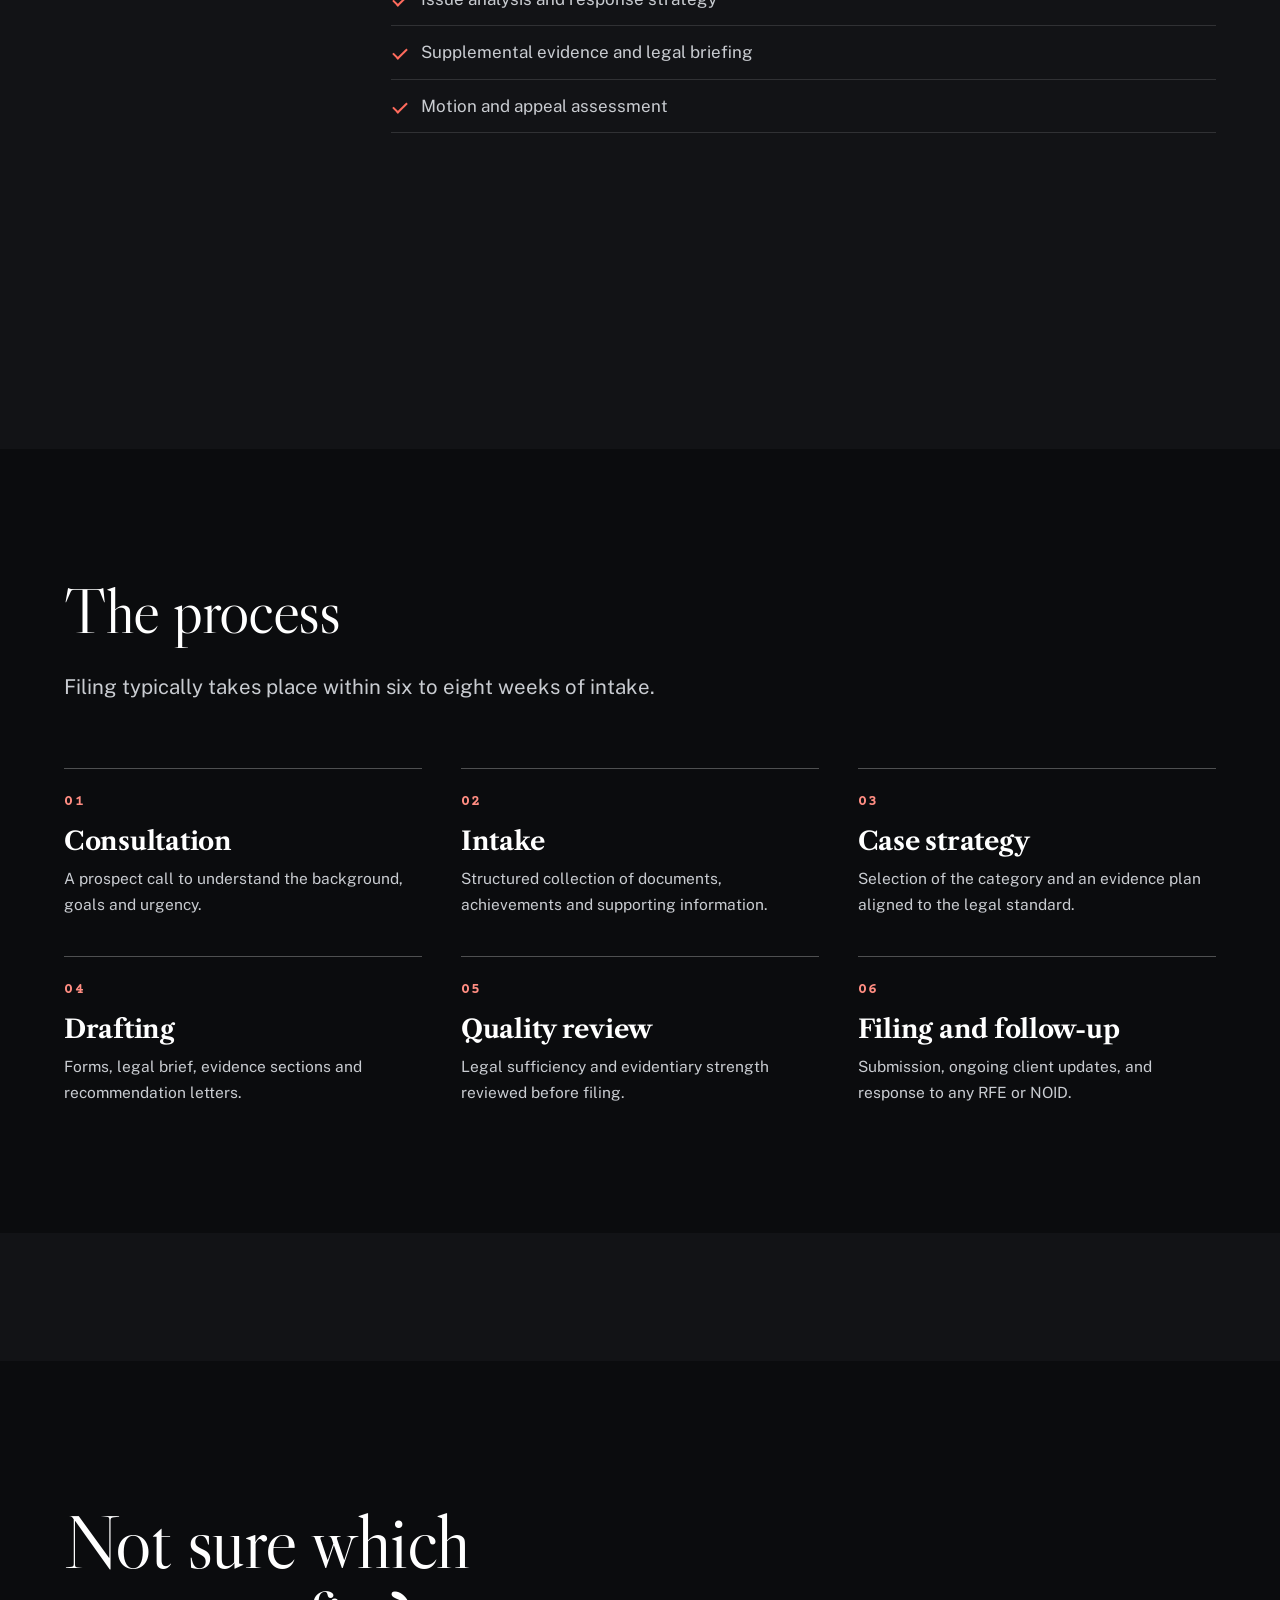
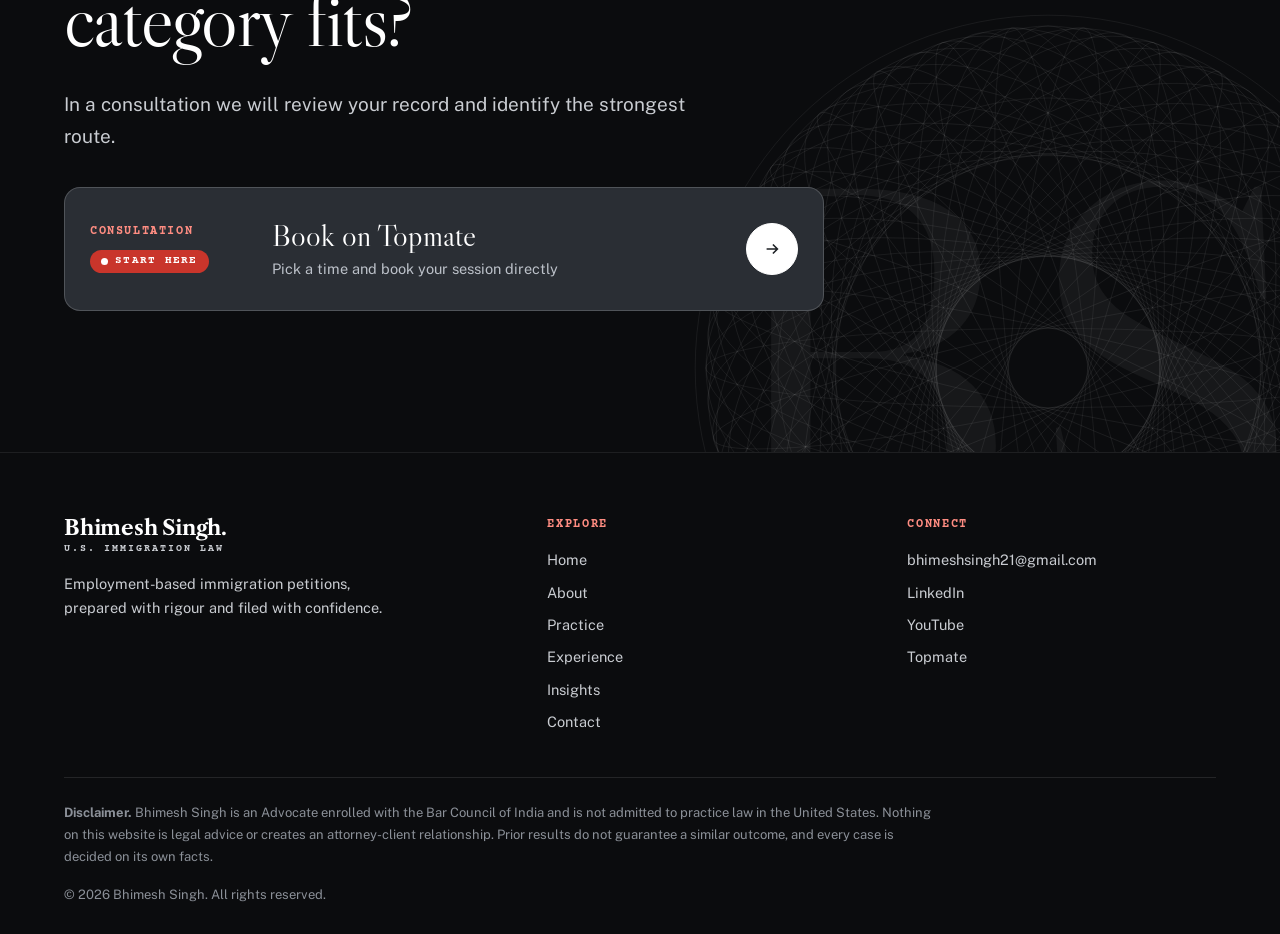
<file: practice.html>
<!doctype html>
<html lang="en" class="no-js">
<head>
<meta charset="utf-8">
<meta name="viewport" content="width=device-width, initial-scale=1">
<title>Practice | Bhimesh Singh</title>
<meta name="description" content="EB-1A, EB-2 NIW, O-1A, EB-1B, EB-1C, L-1 petitions, RFE and NOID responses, and appeals, handled end to end.">
<meta name="theme-color" content="#121316">
<meta property="og:title" content="Practice | Bhimesh Singh">
<meta property="og:description" content="EB-1A, EB-2 NIW, O-1A, EB-1B, EB-1C, L-1 petitions, RFE and NOID responses, and appeals, handled end to end.">
<meta property="og:type" content="website">
<link rel="icon" href="data:image/svg+xml,%3Csvg xmlns='http://www.w3.org/2000/svg' viewBox='0 0 64 64'%3E%3Crect width='64' height='64' rx='14' fill='%231e2125'/%3E%3Ctext x='32' y='43' font-family='Georgia,serif' font-weight='700' font-size='28' text-anchor='middle' fill='%23ffffff'%3EBS%3C/text%3E%3C/svg%3E">
<link rel="preconnect" href="https://fonts.googleapis.com">
<link rel="preconnect" href="https://fonts.gstatic.com" crossorigin>
<link href="https://fonts.googleapis.com/css2?family=Courier+Prime:wght@400;700&family=Libre+Caslon+Display&family=Libre+Caslon+Text:ital,wght@0,400;0,700;1,400&family=Public+Sans:wght@400;500;600;700&display=swap" rel="stylesheet">
<link rel="stylesheet" href="style.css">
<script>document.documentElement.className='js';</script>
</head>
<body>
<svg class="hidden-svg" aria-hidden="true" focusable="false"><defs><symbol id="rose" viewBox="-200 -200 400 400"><ellipse rx="190" ry="22" transform="rotate(0)"/><ellipse rx="190" ry="22" transform="rotate(12)"/><ellipse rx="190" ry="22" transform="rotate(24)"/><ellipse rx="190" ry="22" transform="rotate(36)"/><ellipse rx="190" ry="22" transform="rotate(48)"/><ellipse rx="190" ry="22" transform="rotate(60)"/><ellipse rx="190" ry="22" transform="rotate(72)"/><ellipse rx="190" ry="22" transform="rotate(84)"/><ellipse rx="190" ry="22" transform="rotate(96)"/><ellipse rx="190" ry="22" transform="rotate(108)"/><ellipse rx="190" ry="22" transform="rotate(120)"/><ellipse rx="190" ry="22" transform="rotate(132)"/><ellipse rx="190" ry="22" transform="rotate(144)"/><ellipse rx="190" ry="22" transform="rotate(156)"/><ellipse rx="190" ry="22" transform="rotate(168)"/><ellipse rx="190" ry="62" transform="rotate(0)"/><ellipse rx="190" ry="62" transform="rotate(6)"/><ellipse rx="190" ry="62" transform="rotate(12)"/><ellipse rx="190" ry="62" transform="rotate(18)"/><ellipse rx="190" ry="62" transform="rotate(24)"/><ellipse rx="190" ry="62" transform="rotate(30)"/><ellipse rx="190" ry="62" transform="rotate(36)"/><ellipse rx="190" ry="62" transform="rotate(42)"/><ellipse rx="190" ry="62" transform="rotate(48)"/><ellipse rx="190" ry="62" transform="rotate(54)"/><ellipse rx="190" ry="62" transform="rotate(60)"/><ellipse rx="190" ry="62" transform="rotate(66)"/><ellipse rx="190" ry="62" transform="rotate(72)"/><ellipse rx="190" ry="62" transform="rotate(78)"/><ellipse rx="190" ry="62" transform="rotate(84)"/><ellipse rx="190" ry="62" transform="rotate(90)"/><ellipse rx="190" ry="62" transform="rotate(96)"/><ellipse rx="190" ry="62" transform="rotate(102)"/><ellipse rx="190" ry="62" transform="rotate(108)"/><ellipse rx="190" ry="62" transform="rotate(114)"/><ellipse rx="190" ry="62" transform="rotate(120)"/><ellipse rx="190" ry="62" transform="rotate(126)"/><ellipse rx="190" ry="62" transform="rotate(132)"/><ellipse rx="190" ry="62" transform="rotate(138)"/><ellipse rx="190" ry="62" transform="rotate(144)"/><ellipse rx="190" ry="62" transform="rotate(150)"/><ellipse rx="190" ry="62" transform="rotate(156)"/><ellipse rx="190" ry="62" transform="rotate(162)"/><ellipse rx="190" ry="62" transform="rotate(168)"/><ellipse rx="190" ry="62" transform="rotate(174)"/><ellipse rx="190" ry="118" transform="rotate(0)"/><ellipse rx="190" ry="118" transform="rotate(9)"/><ellipse rx="190" ry="118" transform="rotate(18)"/><ellipse rx="190" ry="118" transform="rotate(27)"/><ellipse rx="190" ry="118" transform="rotate(36)"/><ellipse rx="190" ry="118" transform="rotate(45)"/><ellipse rx="190" ry="118" transform="rotate(54)"/><ellipse rx="190" ry="118" transform="rotate(63)"/><ellipse rx="190" ry="118" transform="rotate(72)"/><ellipse rx="190" ry="118" transform="rotate(81)"/><ellipse rx="190" ry="118" transform="rotate(90)"/><ellipse rx="190" ry="118" transform="rotate(99)"/><ellipse rx="190" ry="118" transform="rotate(108)"/><ellipse rx="190" ry="118" transform="rotate(117)"/><ellipse rx="190" ry="118" transform="rotate(126)"/><ellipse rx="190" ry="118" transform="rotate(135)"/><ellipse rx="190" ry="118" transform="rotate(144)"/><ellipse rx="190" ry="118" transform="rotate(153)"/><ellipse rx="190" ry="118" transform="rotate(162)"/><ellipse rx="190" ry="118" transform="rotate(171)"/><circle r="196"/><circle r="150"/></symbol><filter id="rough"><feTurbulence type="fractalNoise" baseFrequency=".9" numOctaves="2" result="n"/><feDisplacementMap in="SourceGraphic" in2="n" scale="2.4"/></filter></defs></svg>
<a class="skip" href="#main">Skip to content</a>
<div class="progress" aria-hidden="true"></div>
<div class="pops" id="pops" aria-hidden="true"></div>
<header class="nav" id="nav">
  <a class="brand" href="index.html" aria-label="Bhimesh Singh, home"><b>Bhimesh Singh<i>.</i></b><small>U.S. Immigration Law</small></a>
  <nav class="links" id="links" aria-label="Primary">
    <a href="index.html">Home</a><a href="about.html">About</a><a href="practice.html" aria-current="page">Practice</a><a href="experience.html">Experience</a><a href="insights.html">Insights</a>
    <a href="contact.html" class="btn btn-sm magnetic">Book a consultation</a>
  </nav>
  <div class="nav-actions">
    <a href="contact.html" class="btn btn-sm nav-cta">Book a consultation</a>
    <button class="burger" id="burger" aria-label="Menu" aria-expanded="false" aria-controls="links"><i></i><i></i></button>
  </div>
</header>
<main id="main">
<section class="page-head">
  <svg class="rosette" aria-hidden="true"><use href="#rose"/></svg>
  <h1 class="name"><span class="line"><span>Employment-based</span></span><span class="line"><span>immigration, end to end</span></span></h1>
  <p class="lead reveal" style="--d:.3s">Each petition type has its own legal standard. The work is matching a client's record to the right standard, and presenting it so the officer can see it clearly.</p>
</section>

<section class="sec pb">
  <div class="prac">
    <nav class="index" aria-label="Practice areas">
      <a href="#eb1a">EB-1A</a><a href="#eb2niw">EB-2 NIW</a><a href="#o1a">O-1A</a><a href="#other">EB-1B, EB-1C and L-1</a><a href="#rfe">RFEs, NOIDs and appeals</a>
    </nav>
    <div>
      <article class="area" id="eb1a">
      <span class="form">Form I-140</span>
      <h2><span class="hl" style="--d:0s"><span>EB-1A</span></span></h2>
      <p class="sub reveal">Extraordinary ability</p>
      <p class="reveal">A first preference category for individuals who can demonstrate sustained national or international acclaim in their field. It calls for a rigorous, criteria-by-criteria evidentiary case and a persuasive overall narrative.</p>
      <ul class="ticks reveal"><li>Assessment of the client's record against the regulatory criteria</li><li>Evidence compilation and recommendation letter drafting</li><li>Full legal brief and form preparation</li></ul>
    </article>
      <article class="area" id="eb2niw">
      <span class="form">Form I-140</span>
      <h2><span class="hl" style="--d:0s"><span>EB-2 NIW</span></span></h2>
      <p class="sub reveal">National Interest Waiver</p>
      <p class="reveal">A second preference category that lets qualifying professionals self-petition without a job offer or labor certification, where the proposed endeavor has substantial merit and national importance. The strength of the case lies in how clearly the endeavor, and the client's position to advance it, are shown.</p>
      <ul class="ticks reveal"><li>Defining the proposed endeavor and its national importance</li><li>Aligning the evidence with each element of the legal standard</li><li>Anticipating RFE issues at the drafting stage</li></ul>
    </article>
      <article class="area" id="o1a">
      <span class="form">Form I-129</span>
      <h2><span class="hl" style="--d:0s"><span>O-1A</span></span></h2>
      <p class="sub reveal">Extraordinary ability, nonimmigrant</p>
      <p class="reveal">A temporary work category for individuals of extraordinary ability in the sciences, education, business or athletics. It suits professionals who need a faster route to working in the United States while building toward long-term options.</p>
      <ul class="ticks reveal"><li>Petition strategy and evidence mapping</li><li>Consultations and itinerary documentation</li><li>Express filings on compressed timelines</li></ul>
    </article>
      <article class="area" id="other">
      <span class="form">Forms I-140 &amp; I-129</span>
      <h2><span class="hl" style="--d:0s"><span>EB-1B, EB-1C and L-1</span></span></h2>
      <p class="sub reveal">Researchers and corporate transferees</p>
      <p class="reveal">EB-1B serves outstanding professors and researchers, and EB-1C serves multinational executives and managers. L-1A and L-1B petitions cover intracompany transferees who are managers, executives or hold specialized knowledge. Each requires careful structuring of the employer relationship alongside the individual's qualifications.</p>
      
    </article>
      <article class="area" id="rfe">
      <span class="form">Post-filing</span>
      <h2><span class="hl" style="--d:0s"><span>RFEs, NOIDs and appeals</span></span></h2>
      <p class="sub reveal">Representation after filing</p>
      <p class="reveal">When USCIS issues a Request for Evidence or a Notice of Intent to Deny, the response must address the officer's specific concerns with focused evidence and legal argument. I also handle denial reviews and assess motions and appeals, including Form I-290B filings and AAO appeals.</p>
      <ul class="ticks reveal"><li>Issue analysis and response strategy</li><li>Supplemental evidence and legal briefing</li><li>Motion and appeal assessment</li></ul>
    </article>
    </div>
  </div>
</section>

<section class="dark">
  <div class="sec pb" style="padding-bottom:0">
    <div class="sec-head"><h2><span class="hl" style="--d:0s"><span>The process</span></span></h2><p class="lead reveal">Filing typically takes place within six to eight weeks of intake.</p></div>
    <div class="steps">
      <div class="step reveal"><h3>Consultation</h3><p>A prospect call to understand the background, goals and urgency.</p></div>
      <div class="step reveal" style="--d:.06s"><h3>Intake</h3><p>Structured collection of documents, achievements and supporting information.</p></div>
      <div class="step reveal" style="--d:.12s"><h3>Case strategy</h3><p>Selection of the category and an evidence plan aligned to the legal standard.</p></div>
      <div class="step reveal" style="--d:.18s"><h3>Drafting</h3><p>Forms, legal brief, evidence sections and recommendation letters.</p></div>
      <div class="step reveal" style="--d:.24s"><h3>Quality review</h3><p>Legal sufficiency and evidentiary strength reviewed before filing.</p></div>
      <div class="step reveal" style="--d:.3s"><h3>Filing and follow-up</h3><p>Submission, ongoing client updates, and response to any RFE or NOID.</p></div>
    </div>
  </div>
</section>

<section class="band">
  <svg class="rosette" aria-hidden="true"><use href="#rose"/></svg>
  <div class="band-in">
    <h2><span class="hl" style="--d:0s"><span>Not sure which category fits?</span></span></h2>
    <p class="reveal">In a consultation we will review your record and identify the strongest route.</p>
    <a class="channel primary reveal" href="https://topmate.io/bhimeshsingh" target="_blank" rel="noopener"><small>Consultation<span class="badge"><i></i>Start here</span></small><div><b>Book on Topmate</b><span class="d">Pick a time and book your session directly</span></div><span class="arr"><svg viewBox="0 0 20 20" aria-hidden="true"><path d="M4 10h11m-4-5 5 5-5 5" fill="none" stroke="currentColor" stroke-width="1.8"/></svg></span></a>
  </div>
</section>
</main>
<footer class="foot">
  <div class="foot-top">
    <div>
      <a class="brand" href="index.html"><b>Bhimesh Singh.</b><small>U.S. Immigration Law</small></a>
      <p style="margin-top:18px;max-width:38ch">Employment-based immigration petitions, prepared with rigour and filed with confidence.</p>
    </div>
    <div><h4>Explore</h4><ul><li><a href="index.html">Home</a></li><li><a href="about.html">About</a></li><li><a href="practice.html">Practice</a></li><li><a href="experience.html">Experience</a></li><li><a href="insights.html">Insights</a></li><li><a href="contact.html">Contact</a></li></ul></div>
    <div><h4>Connect</h4><ul>
      <li><a href="mailto:bhimeshsingh21@gmail.com">bhimeshsingh21@gmail.com</a></li>
      <li><a href="https://www.linkedin.com/in/bhimeshsingh/" target="_blank" rel="noopener">LinkedIn</a></li>
      <li><a href="https://www.youtube.com/@Lawyerbhimesh" target="_blank" rel="noopener">YouTube</a></li>
      <li><a href="https://topmate.io/bhimeshsingh" target="_blank" rel="noopener">Topmate</a></li>
    </ul></div>
  </div>
  <p class="disc"><b>Disclaimer.</b> Bhimesh Singh is an Advocate enrolled with the Bar Council of India and is not admitted to practice law in the United States. Nothing on this website is legal advice or creates an attorney-client relationship. Prior results do not guarantee a similar outcome, and every case is decided on its own facts.</p>
  <p class="copyr">&copy; <span id="yr">2026</span> Bhimesh Singh. All rights reserved.</p>
</footer>
<script src="main.js"></script>
</body>
</html>
</file>
<file: style.css>
@view-transition{navigation:auto}
:root{
  --bg:#121316;--bg2:#191b1f;--panel:#1f2227;
  --ink:#f2f3f4;--text:#c9ccd1;--muted:#959aa3;
  --line:rgba(255,255,255,.13);--line2:rgba(255,255,255,.3);
  --accent:#e4e6e9;--accent2:#aab2bf;--stamp:#ff6b5d;
  --drench:#0b0c0e;--arch-a:#5c6472;--arch-b:#26292e;
  --btn-bg:#eceef0;--btn-fg:#1e2125;--btn-hover:#ffffff;
  --rose:rgba(255,255,255,.14);
  --disp:'Libre Caslon Display','Libre Caslon Text',Georgia,serif;
  --serif:'Libre Caslon Text',Georgia,serif;
  --sans:'Public Sans',system-ui,-apple-system,'Segoe UI',sans-serif;
  --type:'Courier Prime','Courier New',monospace;
  --ease:cubic-bezier(.16,1,.3,1);
  --pad:clamp(20px,5vw,72px);
  --gut:max(var(--pad),calc((100vw - 1240px)/2));
  color-scheme:dark;
}
*{box-sizing:border-box;margin:0;padding:0}
html{overflow-x:hidden;scroll-behavior:smooth;scroll-padding-top:90px;scrollbar-color:var(--muted) var(--bg)}
body{background:var(--bg);color:var(--text);font:400 17px/1.68 var(--sans);-webkit-font-smoothing:antialiased;overflow-x:clip;caret-color:var(--accent2);transition:background .5s,color .5s}
img{max-width:100%;display:block}
a{color:inherit;text-decoration:none}
ul,ol{list-style:none}
::selection{background:var(--accent2);color:#fff}
:focus-visible{outline:2px solid var(--accent2);outline-offset:3px;border-radius:3px}
.skip{position:absolute;left:-999px;top:8px;background:var(--accent);color:var(--btn-fg);padding:10px 16px;z-index:100}
.skip:focus{left:8px}
h1,h2,h3{font-family:var(--serif);font-weight:700;color:var(--ink);text-wrap:balance}
h2{font:400 clamp(34px,5vw,66px)/1.06 var(--disp);letter-spacing:-.02em}
h3{font:700 clamp(21px,2vw,26px)/1.25 var(--serif);letter-spacing:-.01em}
h4{font:700 12px/1.3 var(--type);letter-spacing:.14em;text-transform:uppercase;color:var(--accent2);margin-bottom:16px}
.lead{font-size:clamp(18px,1.6vw,21px);line-height:1.6;color:var(--muted);max-width:56ch}
.type{font-family:var(--type)}
.hidden-svg{position:absolute;width:0;height:0}

/* ambient */
.progress{position:fixed;top:0;left:0;height:3px;width:100%;transform-origin:0 50%;transform:scaleX(0);background:linear-gradient(90deg,var(--accent2),var(--stamp));z-index:60}
main,.foot,.nav{position:relative;z-index:1}
.pops{position:fixed;inset:0;z-index:0;pointer-events:none;overflow:hidden}

/* nav */
.nav{position:fixed;top:0;left:0;right:0;z-index:50;display:flex;align-items:center;justify-content:space-between;padding:18px var(--gut);transition:background .3s,backdrop-filter .3s,padding .3s;view-transition-name:nav}
.nav.stuck{background:color-mix(in srgb,var(--bg) 86%,transparent);backdrop-filter:blur(14px);-webkit-backdrop-filter:blur(14px);padding-block:11px;border-bottom:1px solid var(--line)}
.brand{display:flex;flex-direction:column;line-height:1}
.brand b{font:700 21px/1 var(--serif);color:var(--ink);letter-spacing:-.01em}
.brand b i{color:var(--stamp);font-style:normal}
.brand small{font:700 10px/1 var(--type);letter-spacing:.2em;text-transform:uppercase;color:var(--muted);margin-top:6px}
.links{display:flex;align-items:center;gap:28px;font-size:15px;white-space:nowrap}
.links a:not(.btn){color:var(--muted);position:relative;padding:4px 0;transition:color .2s}
.links a:not(.btn)::after{content:"";position:absolute;left:0;right:0;bottom:-3px;height:2px;background:var(--stamp);transform:scaleX(0);transform-origin:left;transition:transform .45s var(--ease)}
.links a:not(.btn):hover,.links a[aria-current]:not(.btn){color:var(--ink)}
.links a:not(.btn):hover::after,.links a[aria-current]:not(.btn)::after{transform:scaleX(1)}
.burger{display:none;background:none;border:0;width:42px;height:42px;position:relative;cursor:pointer}
.burger i{position:absolute;left:10px;right:10px;height:2px;background:var(--ink);transition:transform .3s var(--ease)}
.burger i:first-child{top:17px}.burger i:last-child{top:25px}
.burger[aria-expanded=true] i:first-child{transform:translateY(4px) rotate(45deg)}
.burger[aria-expanded=true] i:last-child{transform:translateY(-4px) rotate(-45deg)}

.nav-actions{display:none;align-items:center;gap:6px}
.nav-cta{white-space:nowrap}

/* buttons */
.btn{display:inline-flex;align-items:center;gap:10px;background:var(--btn-bg);color:var(--btn-fg);font:600 15px/1 var(--sans);padding:17px 26px;border-radius:999px;border:1px solid var(--btn-bg);transition:background .25s,box-shadow .3s,border-color .25s,color .25s;will-change:transform}
.btn:hover{background:var(--btn-hover);border-color:var(--btn-hover);box-shadow:0 14px 34px -12px rgba(20,22,26,.55)}
.btn svg{transition:transform .3s var(--ease)}
.btn:hover svg{transform:translateX(4px)}
.btn-ghost{background:transparent;color:var(--ink);border-color:var(--line2)}
.btn-ghost:hover{background:var(--bg2);color:var(--ink);border-color:var(--ink);box-shadow:none}
.btn-sm{padding:11px 19px;font-size:14px}
.btn-stamp{background:var(--stamp);border-color:var(--stamp);color:#fff}
.btn-stamp:hover{background:#e04a3f;border-color:#e04a3f}

/* hero */
.hero{min-height:100svh;display:grid;grid-template-columns:1.05fr .95fr;align-items:center;gap:clamp(24px,4vw,64px);padding:118px var(--gut) 78px;position:relative}
.name{font:400 clamp(58px,9.4vw,138px)/.96 var(--disp);letter-spacing:-.03em;color:var(--ink)}
.name .line{display:block;overflow:hidden;padding-bottom:.18em;margin-bottom:-.12em}
.name .line>span{display:inline-block}
.name em{font-style:italic;color:var(--accent2)}
.role{margin-top:26px;font:700 13px/1.5 var(--type);letter-spacing:.16em;text-transform:uppercase;color:var(--ink)}
.role b{color:var(--stamp)}
.hero .lead{margin-top:20px}
.cta{display:flex;flex-wrap:wrap;gap:14px;margin-top:34px}
.hero-meta{display:flex;flex-wrap:wrap;gap:14px 40px;margin-top:46px;padding-top:24px;border-top:1px solid var(--line);font-size:14.5px;color:var(--muted)}
.hero-meta span{display:block;font:700 11px/1 var(--type);letter-spacing:.14em;text-transform:uppercase;color:var(--accent2);margin-bottom:8px}

.hero-art{position:relative;aspect-ratio:1/1.1;max-width:560px;width:100%;justify-self:end;transition:transform .25s ease-out}
.rosette{position:absolute;inset:-14% -20% -10% -20%;width:140%;height:124%;color:var(--rose);fill:none;stroke:currentColor;stroke-width:.45;animation:spin 140s linear infinite;pointer-events:none}
.arch{position:absolute;left:9%;right:9%;top:17%;bottom:0;-webkit-mask-image:linear-gradient(#000 52%,transparent 96%);mask-image:linear-gradient(#000 52%,transparent 96%);border-radius:999px 999px 0 0;background:linear-gradient(172deg,var(--arch-a) 0%,var(--arch-b) 72%);box-shadow:0 40px 70px -40px rgba(20,22,26,.7)}
.arch::after{content:"";position:absolute;inset:12px 12px 0;border:1px solid rgba(255,255,255,.28);border-bottom:0;border-radius:999px 999px 0 0}
.hero-art img,.sticky-art img{position:absolute;left:6%;right:6%;bottom:0;width:88%;height:auto;filter:saturate(.75) drop-shadow(0 22px 26px rgba(0,0,0,.35));-webkit-mask-image:linear-gradient(90deg,transparent 0,#000 9%,#000 91%,transparent 100%),linear-gradient(#000 74%,transparent 99%);-webkit-mask-composite:source-in;mask-image:linear-gradient(90deg,transparent 0,#000 9%,#000 91%,transparent 100%),linear-gradient(#000 74%,transparent 99%);mask-composite:intersect}
.seal{position:absolute;left:-2%;top:5%;width:clamp(100px,11.5vw,140px);aspect-ratio:1;border-radius:50%;background:var(--panel);border:1px solid var(--line);box-shadow:0 18px 34px -16px rgba(20,22,26,.5);z-index:3;display:grid;place-items:center}
.seal .ring-text{position:absolute;inset:0;width:100%;height:100%;animation:spin 26s linear infinite}
.seal text{font:700 10.5px var(--type);fill:var(--accent);letter-spacing:.08em}
.seal .ic{position:relative;width:34%;height:34%;fill:none;stroke:var(--stamp);stroke-width:1.6;stroke-linecap:round;stroke-linejoin:round}
.chip{position:absolute;z-index:3;display:flex;align-items:center;gap:10px;font:600 12.5px/1.3 var(--sans);color:var(--ink);padding:11px 16px;border-radius:14px;background:color-mix(in srgb,var(--panel) 88%,transparent);backdrop-filter:blur(10px);-webkit-backdrop-filter:blur(10px);border:1px solid var(--line);animation:float 6s ease-in-out infinite;box-shadow:0 14px 30px -18px rgba(20,22,26,.5)}
.chip i{flex:none;display:grid;place-items:center;width:28px;height:28px;margin:-3px 0 -3px -7px;border-radius:9px;background:var(--stamp);color:#121316;position:relative}
.chip i.live::after{content:"";position:absolute;top:-3px;right:-3px;width:9px;height:9px;border-radius:50%;background:#46e08a;border:2px solid var(--panel);box-sizing:content-box;animation:pulse 2s infinite}
.chip svg{width:16px;height:16px;fill:none;stroke:currentColor;stroke-width:1.8;stroke-linecap:round;stroke-linejoin:round}
.c1{left:-6%;bottom:22%}
.c2{right:calc(-1 * min(17%, var(--gut) - 8px));top:40%;animation-delay:-3s}
.scroll{position:absolute;left:var(--gut);bottom:26px;display:flex;align-items:center;gap:12px;font:700 11px/1 var(--type);letter-spacing:.16em;text-transform:uppercase;color:var(--muted)}
.scroll i{width:1px;height:38px;background:linear-gradient(var(--stamp),transparent);animation:drip 2.2s var(--ease) infinite;transform-origin:top}

/* load choreography */
.js .name .line>span{transform:translateY(106%)}
.loaded .name .line>span{transform:none;transition:transform 1.2s var(--ease)}
.loaded .name .line:nth-child(2)>span{transition-delay:.12s}
.js .hero-art .arch{transform:scaleY(.5);opacity:0;transform-origin:bottom}
.js .hero-art img{opacity:0;transform:translateY(46px)}
.js .hero-art .seal,.js .hero-art .chip,.js .hero-art .rosette{opacity:0}
.loaded .hero-art .arch{transform:none;opacity:1;transition:transform 1.3s var(--ease) .25s,opacity .8s .25s}
.loaded .hero-art img{opacity:1;transform:none;transition:opacity 1s var(--ease) .6s,transform 1.3s var(--ease) .6s}
.loaded .hero-art .seal,.loaded .hero-art .chip,.loaded .hero-art .rosette{opacity:1;transition:opacity 1s 1.1s}
.js .hero .reveal{opacity:0}
.loaded .hero .reveal{opacity:1;transform:none}

/* reveal */
.js .reveal{opacity:0;transform:translateY(30px);transition:opacity .9s var(--ease) var(--d,0s),transform .9s var(--ease) var(--d,0s)}
.js .reveal.in{opacity:1;transform:none}
.hl{display:block;overflow:hidden;padding-bottom:.16em;margin-bottom:-.1em}
.hl>span{display:inline-block}
.js .hl>span{transform:translateY(108%)}
.js .hl.in>span,.loaded .page-head .hl>span{transform:none;transition:transform 1.1s var(--ease) var(--d,0s)}

/* ticker */
.ticker{overflow:hidden;border-block:1px solid var(--line);background:var(--bg2);padding:20px 0;mask-image:linear-gradient(90deg,transparent,#000 8%,#000 92%,transparent);-webkit-mask-image:linear-gradient(90deg,transparent,#000 8%,#000 92%,transparent)}
.track{display:flex;gap:46px;width:max-content;animation:marquee 42s linear infinite}
.track span{font:400 clamp(19px,2.1vw,28px)/1 var(--disp);color:var(--muted);white-space:nowrap;display:flex;align-items:center;gap:46px}
.track span::after{content:"";width:7px;height:7px;background:var(--stamp);transform:rotate(45deg)}
.ticker:hover .track{animation-play-state:paused}

/* sections */
.sec{padding:clamp(76px,10vw,140px) var(--gut) 0}
.sec.pb{padding-bottom:clamp(76px,10vw,140px)}
.sec-head{max-width:820px;margin-bottom:clamp(34px,5vw,64px)}
.sec-head .lead{margin-top:22px}
.dark{background:var(--drench);color:var(--on);margin-top:clamp(76px,10vw,140px);padding-bottom:clamp(76px,10vw,140px);position:relative;overflow:hidden}
.dark h2,.dark h3{color:#fff}
.dark .lead{color:var(--on-m)}
.dark h4{color:var(--on-m)}

.statement{display:grid;grid-template-columns:1.25fr .85fr;gap:clamp(30px,6vw,96px);align-items:start}
.statement .big{font:400 clamp(28px,3.6vw,50px)/1.18 var(--disp);color:var(--ink);letter-spacing:-.02em;text-wrap:balance}
.statement p:not(.big){margin-top:24px;max-width:58ch}
.statement .more{margin-top:28px}
.more{display:inline-flex;align-items:center;gap:10px;font:600 15px/1 var(--sans);color:var(--ink);border-bottom:2px solid var(--stamp);padding-bottom:6px;transition:gap .3s var(--ease)}
.more:hover{gap:16px}

/* ledger: results in the grammar of a government form */
.ledger{border:1px solid var(--ink);background:var(--panel)}
.ledger header{background:var(--ink);color:var(--bg);font:700 11.5px/1 var(--type);letter-spacing:.14em;text-transform:uppercase;padding:12px 16px}
.ledger-grid{display:grid;grid-template-columns:1fr 1fr}
.field{padding:16px 16px 18px;border-top:1px solid var(--line2);position:relative}
.field:nth-child(odd){border-right:1px solid var(--line2)}
.field:nth-child(-n+2){border-top:0}
.field label{display:block;font:600 12px/1.35 var(--sans);color:var(--muted);margin-bottom:8px}
.field b{display:block;white-space:nowrap;font:700 clamp(30px,3.4vw,44px)/1 var(--type);color:var(--ink);font-variant-numeric:tabular-nums}
.field b small{font-size:.45em;letter-spacing:0;margin-left:4px;color:var(--muted)}

/* practice rows */
.rows{border-bottom:1px solid var(--line)}
.row{position:relative;display:grid;grid-template-columns:170px 1.1fr 1.5fr 44px;align-items:center;gap:clamp(12px,3vw,40px);padding:clamp(22px,2.6vw,34px) 8px;border-top:1px solid var(--line);overflow:hidden;transition:padding .4s var(--ease)}
.row::before{content:"";position:absolute;inset:0;background:radial-gradient(520px circle at var(--cx,50%) var(--cy,50%),color-mix(in srgb,var(--accent2) 14%,transparent),transparent 62%);opacity:0;transition:opacity .3s;pointer-events:none}
.row:hover::before{opacity:1}
.row:hover{padding-left:20px}
.form{font:700 12.5px/1.3 var(--type);letter-spacing:.08em;color:var(--stamp);text-transform:uppercase}
.row h3{font:400 clamp(28px,3.2vw,44px)/1.05 var(--disp);letter-spacing:-.02em}
.row p{color:var(--muted);font-size:16px}
.arr{width:44px;height:44px;border-radius:50%;border:1px solid var(--line2);display:grid;place-items:center;color:var(--ink);transition:background .3s,color .3s,transform .4s var(--ease)}
.arr svg{width:18px;height:18px;fill:none;stroke:currentColor;stroke-width:1.8}
.row:hover .arr{background:var(--ink);color:var(--bg);transform:rotate(-45deg)}

/* petition flow */
.flow-wrap{position:relative;margin-top:clamp(40px,6vw,80px)}
.flow{display:grid;grid-template-columns:repeat(5,1fr);gap:20px;position:relative}
.flow::before{content:"";position:absolute;left:0;right:0;top:15px;height:1px;background:rgba(255,255,255,.22)}
.flow::after{content:"";z-index:1;position:absolute;left:0;top:15px;height:2px;width:100%;margin-top:-.5px;background:linear-gradient(90deg,var(--arch-a),#fff);transform:scaleX(var(--p,0));transform-origin:left}
.flow li{position:relative;padding-top:46px}
.flow li::before{content:"";z-index:2;position:absolute;top:15.5px;left:0;transform:translateY(-50%);width:15px;height:15px;border-radius:50%;background:var(--drench);border:2px solid var(--on-m);transition:background .3s,border-color .3s,transform .4s var(--ease)}
.flow li.lit::before{background:#fff;border-color:#fff;transform:translateY(-50%) scale(1.3)}
.flow b{display:block;font:700 21px/1.2 var(--serif);color:#fff;margin-bottom:8px}
.flow span{font-size:15px;line-height:1.55;color:var(--on-m);display:block;max-width:24ch}
.flow-doc{z-index:3;position:absolute;top:16px;width:32px;height:38px;left:calc(var(--p,0) * 100%);transform:translate(-50%,-50%);opacity:var(--po,0);transition:opacity .35s;color:#fff;filter:drop-shadow(0 6px 8px rgba(0,0,0,.4));pointer-events:none}
.flow-doc svg{width:100%;height:100%;fill:var(--drench);stroke:currentColor;stroke-width:1.6;stroke-linecap:round;stroke-linejoin:round;animation:bob 1.1s ease-in-out infinite}
.stamp{position:absolute;right:0;top:-92px;z-index:4;transform:rotate(-9deg) scale(2.2);opacity:0;pointer-events:none;color:var(--stamp);border:4px double currentColor;border-radius:8px;padding:8px 20px 6px;text-align:center;font:700 clamp(26px,3.4vw,42px)/1 var(--type);letter-spacing:.12em;mix-blend-mode:normal;filter:url(#rough)}
.mini-stamp{display:inline-block;transform:rotate(-7deg);color:var(--stamp);border:3px double currentColor;border-radius:7px;padding:6px 16px 4px;font:700 clamp(26px,3vw,38px)/1 var(--type);letter-spacing:.1em;filter:url(#rough);opacity:.94;margin:2px 0 0 4px}
.js .ledger .mini-stamp{opacity:0}
.js .ledger.in .mini-stamp{opacity:.94;animation:stampIn .4s cubic-bezier(.3,1.6,.5,1) .9s backwards}
@keyframes stampIn{from{opacity:0;transform:rotate(-7deg) scale(2.4)}to{opacity:.94;transform:rotate(-7deg) scale(1)}}
.stamp small{display:block;font-size:.3em;letter-spacing:.18em;margin-top:6px}
.stamped .stamp{opacity:.94;transform:rotate(-9deg) scale(1);transition:opacity .12s,transform .38s cubic-bezier(.3,1.6,.5,1)}
.dark .stamp{color:#ff7a6c}
.thunk{animation:thunk .35s .26s}

/* quotes */
.quotes{display:grid;grid-template-columns:1fr 1fr;gap:clamp(28px,5vw,80px)}
.quote blockquote{font:400 italic clamp(20px,2vw,26px)/1.5 var(--serif);color:var(--ink);text-wrap:pretty}
.quote blockquote::before{content:"\201C";display:block;font:400 90px/.6 var(--disp);color:var(--stamp);margin-bottom:10px}
.quote figcaption{margin-top:22px;font:700 12px/1.6 var(--type);letter-spacing:.1em;text-transform:uppercase;color:var(--muted)}
.quote figcaption b{display:block;color:var(--ink)}

/* band / contact */
.band{margin-top:clamp(76px,10vw,140px);padding:clamp(80px,11vw,150px) var(--gut);background:var(--drench);color:var(--on);position:relative;overflow:hidden}
.band::before{content:"BS";position:absolute;right:-2%;bottom:-24%;font:400 clamp(300px,40vw,600px)/1 var(--disp);color:rgba(255,255,255,.05);pointer-events:none}
.band .rosette{inset:auto -10% -40% auto;width:min(720px,70vw);height:auto;aspect-ratio:1;color:rgba(255,255,255,.08)}
.band-in{position:relative;max-width:1000px}
.band h2{color:#fff;font-size:clamp(38px,6vw,86px);line-height:1.02;max-width:14ch}
.band p{max-width:52ch;margin-top:26px;font-size:19px;color:var(--on-m)}
.mail{display:inline-block;margin-top:38px;font:400 clamp(22px,3.5vw,46px)/1.15 var(--disp);color:#fff;padding-bottom:9px;word-break:break-all;background:linear-gradient(rgba(255,255,255,.35),rgba(255,255,255,.35)) 0 100%/100% 2px no-repeat,linear-gradient(var(--stamp),var(--stamp)) 0 100%/0 2px no-repeat;transition:background-size .6s var(--ease)}
.mail:hover{background-size:100% 2px,100% 2px}
.band .cta{margin-top:34px}
.band .btn{background:#fff;color:var(--drench);border-color:#fff}
.band .btn:hover{background:var(--stamp);border-color:var(--stamp);color:#fff}
.band .btn-ghost{background:transparent;color:#fff;border-color:rgba(255,255,255,.45)}
.band .btn-ghost:hover{background:rgba(255,255,255,.12);border-color:#fff;color:#fff}

/* page head (inner pages) */
.page-head{position:relative;padding:clamp(140px,16vw,200px) var(--gut) clamp(40px,6vw,80px);overflow:hidden}
.page-head .rosette{inset:-6% -14% auto auto;width:min(720px,70vw);height:auto;aspect-ratio:1;-webkit-mask-image:linear-gradient(180deg,transparent 4%,#000 34%);mask-image:linear-gradient(180deg,transparent 4%,#000 34%)}
.page-head h1{position:relative;font:400 clamp(46px,7.4vw,108px)/.98 var(--disp);letter-spacing:-.03em;max-width:16ch}
.page-head .lead{position:relative;margin-top:28px}

/* inner layouts */
.sticky-wrap{display:grid;grid-template-columns:.8fr 1.2fr;gap:clamp(32px,7vw,110px);align-items:start}
.sticky-art{position:sticky;top:110px;aspect-ratio:1/1.16;max-width:460px;width:100%}
.sticky-art .arch{top:9%}
.sticky-art .rosette{inset:-8% -16% -4% -16%;width:132%;height:116%}
.sticky-art .cap{position:absolute;left:0;right:0;bottom:-46px;text-align:center;font:700 11.5px/1.5 var(--type);letter-spacing:.12em;text-transform:uppercase;color:var(--muted)}
.prose p{margin-bottom:1.3em;max-width:62ch}
.prose .big{font:400 clamp(28px,3.2vw,44px)/1.18 var(--disp);color:var(--ink);letter-spacing:-.02em;margin-bottom:.8em;max-width:22ch}
.ticks li{position:relative;padding:12px 0 12px 30px;border-bottom:1px solid var(--line)}
.ticks li:first-child{border-top:1px solid var(--line)}
.ticks li::before{content:"";position:absolute;left:2px;top:22px;width:12px;height:6px;border-left:2px solid var(--stamp);border-bottom:2px solid var(--stamp);transform:rotate(-45deg)}
.facts li{display:flex;justify-content:space-between;gap:24px;padding:15px 0;border-bottom:1px solid var(--line);transition:padding .35s var(--ease)}
.facts li:first-child{border-top:1px solid var(--line)}
.facts li:hover{padding-left:10px}
.facts b{font-weight:600;color:var(--ink)}
.facts span{color:var(--muted);text-align:right}
.edu-item{padding:20px 0;border-bottom:1px solid var(--line)}
.edu-item:first-of-type{border-top:1px solid var(--line)}
.edu-item b{display:block;font:400 26px/1.25 var(--disp);color:var(--ink)}
.edu-item span{display:block;color:var(--muted);font-size:15.5px}
.edu-item i{display:block;margin-top:8px;font:700 12px/1 var(--type);font-style:normal;letter-spacing:.12em;color:var(--stamp)}
.two{display:grid;grid-template-columns:1fr 1fr;gap:clamp(30px,6vw,90px)}
.two h4{margin-bottom:12px}
.notice{margin-top:clamp(40px,6vw,80px);font-size:14.5px;color:var(--muted);padding:20px 24px;border:1px dashed var(--line2);max-width:82ch}
.notice b{color:var(--ink)}

/* practice page */
.prac{display:grid;grid-template-columns:250px 1fr;gap:clamp(30px,6vw,96px);align-items:start}
.index{position:sticky;top:110px}
.index a{display:flex;align-items:center;gap:12px;padding:12px 0;border-bottom:1px solid var(--line);font-size:15px;color:var(--muted);transition:color .25s,padding .35s var(--ease)}
.index a::before{content:"";width:0;height:2px;background:var(--stamp);transition:width .4s var(--ease)}
.index a:hover,.index a.on{color:var(--ink)}
.index a.on{padding-left:4px}.index a.on::before{width:18px}
.area{padding:clamp(34px,5vw,60px) 0;border-top:1px solid var(--line)}
.area:first-child{border-top:0;padding-top:0}
.area .form{display:block;margin-bottom:14px}
.area h2{font-size:clamp(38px,5vw,68px);margin-bottom:8px}
.area .sub{font:italic 400 clamp(18px,1.8vw,22px)/1.4 var(--serif);color:var(--muted);margin-bottom:22px}
.area p{max-width:62ch;margin-bottom:18px}
.steps{counter-reset:s;display:grid;grid-template-columns:repeat(3,1fr);gap:clamp(24px,3vw,44px) clamp(20px,3vw,40px)}
.step{counter-increment:s;padding-top:16px;border-top:1px solid rgba(255,255,255,.28)}
.step::before{content:"0" counter(s);font:700 15px/1 var(--type);color:#ff8d82;letter-spacing:.1em}
.step h3{margin:12px 0 8px}
.step p{font-size:15.5px;color:var(--on-m)}

/* timeline */
.timeline{position:relative}
.rail{position:absolute;left:min(22vw,230px);top:17px;bottom:0;width:1px;background:var(--line2)}
.fill{width:100%;height:0;background:linear-gradient(var(--accent2),var(--stamp))}
.rider{position:absolute;left:min(22vw,230px);top:17px;width:44px;height:44px;margin:-22px 0 0 -22px;z-index:3;border-radius:50%;background:var(--panel);border:2px solid var(--stamp);display:grid;place-items:center;opacity:0;transition:opacity .4s;box-shadow:0 8px 18px -8px rgba(20,22,26,.5);pointer-events:none}
.rider.on{opacity:1}
.rider svg{width:22px;height:22px;fill:none;stroke:var(--stamp);stroke-width:1.7;stroke-linecap:round;stroke-linejoin:round;animation:tilt 3.4s ease-in-out infinite}
.t-item{display:grid;grid-template-columns:min(22vw,230px) 1fr;padding-bottom:clamp(40px,5vw,72px);position:relative}
.t-item::before{content:"";box-sizing:border-box;z-index:1;position:absolute;left:calc(min(22vw,230px) + .5px);top:16px;width:12px;height:12px;border-radius:50%;background:var(--bg);border:2px solid var(--muted);transform:translate(-50%,-50%);transition:background .4s,border-color .4s,box-shadow .4s}
.t-item.in::before{border-color:var(--accent2);background:var(--accent2);box-shadow:0 0 0 6px color-mix(in srgb,var(--accent2) 22%,transparent)}
.t-item time{font:400 clamp(26px,2.8vw,38px)/1.05 var(--disp);color:var(--ink);padding-right:38px;text-align:right}
.t-item time i{display:block;font:700 11.5px/1.6 var(--type);color:var(--muted);letter-spacing:.1em;text-transform:uppercase;font-style:normal;margin-top:6px}
.t-body{padding-left:46px;max-width:780px}
.t-body h3{margin-bottom:6px}
.org{font:700 12.5px/1.5 var(--type);color:var(--stamp);letter-spacing:.06em;margin-bottom:14px;text-transform:uppercase}
.t-body li{position:relative;padding-left:20px;margin-bottom:9px}
.t-body li::before{content:"";position:absolute;left:0;top:.8em;width:8px;height:2px;background:var(--stamp)}
.tag{display:inline-block;margin-top:12px;font:700 12px/1.4 var(--type);letter-spacing:.06em;color:var(--ink);background:var(--bg2);padding:7px 12px;border:1px solid var(--line)}

/* lists */
.pubs{counter-reset:p}
.pubs li{display:grid;grid-template-columns:54px 1fr;gap:12px;padding:22px 0;border-top:1px solid var(--line);transition:padding .4s var(--ease)}
.pubs li:last-child{border-bottom:1px solid var(--line)}
.pubs li:hover{padding-left:12px}
.pubs li::before{counter-increment:p;content:"0" counter(p);font:700 14px/1.9 var(--type);color:var(--stamp)}
.pubs b{display:block;font:400 clamp(22px,2.2vw,28px)/1.25 var(--disp);color:var(--ink)}
.pubs span{font-size:14.5px;color:var(--muted)}
.channel{display:grid;grid-template-columns:118px 1fr 44px;align-items:center;gap:20px;padding:26px 8px;border-top:1px solid var(--line);position:relative;overflow:hidden;transition:padding .4s var(--ease)}
.channel:last-of-type{border-bottom:1px solid var(--line)}
.channel::before{content:"";position:absolute;inset:0;background:radial-gradient(520px circle at var(--cx,50%) var(--cy,50%),color-mix(in srgb,var(--accent2) 14%,transparent),transparent 62%);opacity:0;transition:opacity .3s;pointer-events:none}
.channel:hover::before{opacity:1}
.channel:hover{padding-left:20px}
.channel:hover .arr{background:var(--ink);color:var(--bg);transform:rotate(-45deg)}
.channel small{font:700 11.5px/1.3 var(--type);letter-spacing:.14em;text-transform:uppercase;color:var(--stamp)}
.channel b{font:400 clamp(21px,2.1vw,30px)/1.2 var(--disp);color:var(--ink);overflow-wrap:anywhere}
.channel span.d{display:block;color:var(--muted);font-size:14.5px;margin-top:2px}
.copy{margin-top:18px;background:none;border:1px solid var(--line2);color:var(--ink);font:600 13px/1 var(--sans);padding:10px 16px;border-radius:999px;cursor:pointer;transition:background .25s,border-color .25s}
.copy:hover{background:var(--bg2);border-color:var(--ink)}

/* footer */
.foot{background:var(--drench);color:var(--on-m);padding:clamp(40px,5vw,64px) var(--gut) 28px;font-size:14.5px;border-top:1px solid rgba(255,255,255,.08)}
.foot-top{display:grid;grid-template-columns:1.4fr 1fr 1fr;gap:clamp(24px,4vw,60px);padding-bottom:34px;border-bottom:1px solid rgba(255,255,255,.1)}
.foot .brand b{color:#fff}
.foot .brand small{color:var(--on-m)}
.foot h4{color:#ff8d82}
.foot li{margin-bottom:8px}
.foot a:hover{color:#fff}
.foot .disc{padding-top:24px;font-size:13px;line-height:1.7;color:#8b9098;max-width:110ch}
.foot .copyr{padding-top:16px;font-size:13px;color:#8b9098}

/* background pops (icons + banner plane) */
.pop{position:absolute;display:flex;flex-direction:column;align-items:center;gap:7px;color:var(--accent2);opacity:0;animation:pop var(--life,7s) cubic-bezier(.2,.8,.2,1) forwards}
.pop i{display:grid;place-items:center;width:var(--sz,56px);height:var(--sz,56px);border-radius:16px;background:color-mix(in srgb,var(--panel) 70%,transparent);border:1px solid color-mix(in srgb,var(--accent2) 30%,transparent);box-shadow:0 10px 30px -14px rgba(20,22,26,.45)}
.pop svg{width:52%;height:52%;fill:none;stroke:currentColor;stroke-width:1.6;stroke-linecap:round;stroke-linejoin:round}
.pop b{white-space:nowrap;font:700 10px/1 var(--type);letter-spacing:.14em;text-transform:uppercase;color:var(--muted)}
.plane{position:absolute;left:0;top:0;display:flex;align-items:center;color:var(--accent2);opacity:0;transform-origin:left center;animation:fly var(--life,14s) linear forwards;will-change:transform}
.plane>svg.jet{width:34px;height:34px;flex:none;transform:scaleX(-1);fill:none;stroke:currentColor;stroke-width:1.5;stroke-linecap:round;stroke-linejoin:round}
.plane .rope{width:34px;border-top:1.5px dashed color-mix(in srgb,var(--accent2) 55%,transparent);flex:none}
.plane .flag{flex:none;width:30px;height:auto;margin:0 6px;transform-origin:left center;animation:wave 1.6s ease-in-out infinite;filter:drop-shadow(0 3px 4px rgba(20,22,26,.25))}
.plane .banner{flex:none;padding:9px 26px 9px 18px;font:700 11px/1 var(--type);letter-spacing:.16em;text-transform:uppercase;white-space:nowrap;color:var(--accent);background:color-mix(in srgb,var(--panel) 92%,transparent);border:1px solid color-mix(in srgb,var(--accent2) 35%,transparent);clip-path:polygon(0 0,100% 0,calc(100% - 9px) 50%,100% 100%,0 100%);transform-origin:left center;animation:wave 1.6s ease-in-out infinite}

@keyframes marquee{to{transform:translateX(-50%)}}
@keyframes spin{to{transform:rotate(360deg)}}
@keyframes pulse{0%{box-shadow:0 0 0 0 rgba(70,224,138,.55)}70%,100%{box-shadow:0 0 0 8px rgba(70,224,138,0)}}
@keyframes float{50%{transform:translate(3px,-14px)}}
@keyframes drip{0%{transform:scaleY(0)}50%{transform:scaleY(1);transform-origin:top}51%{transform-origin:bottom}100%{transform:scaleY(0);transform-origin:bottom}}
@keyframes bob{50%{transform:translateY(-3px) rotate(-3deg)}}
@keyframes tilt{0%,100%{transform:rotate(-8deg)}50%{transform:rotate(8deg)}}
@keyframes thunk{0%,100%{transform:translate(0)}30%{transform:translate(-3px,3px)}60%{transform:translate(2px,-2px)}}
@keyframes pop{0%{opacity:0;transform:translateY(10px) scale(.2) rotate(-14deg)}7%{opacity:.5;transform:translateY(0) scale(1.14) rotate(3deg)}12%{transform:scale(1) rotate(0)}78%{opacity:.34}100%{opacity:0;transform:translateY(-22px) scale(.92)}}
@keyframes wave{0%,100%{transform:skewY(-2deg) scaleX(1)}50%{transform:skewY(2deg) scaleX(.985)}}
@keyframes fly{0%{opacity:0;transform:translate(var(--x0),var(--y0)) rotate(var(--rot))}6%{opacity:.85}94%{opacity:.85}100%{opacity:0;transform:translate(var(--x1),var(--y1)) rotate(var(--rot))}}

/* responsive */
@media (max-width:1020px){
  .nav-actions{display:flex}
  .burger{display:block}
  .links>.btn{display:none}
  .links{position:fixed;top:0;left:0;right:0;flex-direction:column;align-items:flex-start;gap:0;padding:92px var(--pad) 30px;background:var(--bg);transform:translateY(-102%);transition:transform .5s var(--ease);z-index:-1;border-bottom:1px solid var(--line)}
  .links.open{transform:none}
  .links a:not(.btn){font:400 32px/1 var(--disp);color:var(--ink);padding:14px 0;width:100%;border-bottom:1px solid var(--line)}
  .links a:not(.btn)::after{display:none}
  .hero{grid-template-columns:1fr;padding-top:112px;gap:56px}
  .hero-art{justify-self:center;max-width:470px}
  .scroll{display:none}
  .statement,.sticky-wrap,.two,.quotes,.prac{grid-template-columns:1fr}
  .sticky-art{position:relative;top:0;margin:0 auto 50px}
  .index{position:relative;top:0;display:flex;flex-wrap:wrap;gap:8px 18px}
  .index a{border:0;padding:6px 0}
  .row{grid-template-columns:130px 1fr 44px}
  .row p{display:none}
  .flow{grid-template-columns:1fr;row-gap:30px;padding-left:36px}
  .flow::before{left:6px;right:auto;top:0;bottom:0;width:2px;height:auto}
  .flow::after{left:6px;top:0;width:2px;height:100%;margin:0;transform:scaleY(var(--p,0));transform-origin:top;background:linear-gradient(var(--arch-a),#fff)}
  .flow li{padding:0}
  .flow li::before{left:-36px;top:5px;transform:none}
  .flow li span{max-width:42ch}
  .flow-doc{left:7px;top:calc(var(--p,0)*100%);transform:translate(-50%,-50%)}
  .stamp{position:relative;display:inline-block;margin-top:34px;right:auto;top:auto}
  .steps{grid-template-columns:1fr 1fr}
  .foot-top{grid-template-columns:1fr 1fr}.foot-top>:first-child{grid-column:1/-1}
}
@media (max-width:760px){
  body{font-size:16.5px}
  .row{grid-template-columns:1fr 44px}
  .row .form{grid-column:1/-1}
  .ledger-grid{grid-template-columns:1fr}
  .field:nth-child(odd){border-right:0}
  .field:nth-child(2){border-top:1px solid var(--line2)}
  .steps{grid-template-columns:1fr}
  .rail{left:5px}
  .t-item{grid-template-columns:1fr;padding-left:34px}
  .t-item::before{left:5.5px;top:12px}
  .t-item time{text-align:left;padding:0 0 12px}
  .t-item time i{display:inline;margin-left:10px}
  .t-body{padding-left:0}
  .rider{left:5px;width:34px;height:34px;margin:-17px 0 0 -17px}
  .rider svg{width:17px;height:17px}
  .channel{grid-template-columns:1fr 44px}
  .channel small{grid-column:1/-1}
  .c1{left:0}.c2{right:0;top:3%}
  .pop b{display:none}
  .foot-top{grid-template-columns:1fr}
  .cta .btn{width:100%;justify-content:center}
}
@media (max-height:880px){.scroll{display:none}}
@media (prefers-reduced-motion:reduce){
  *,*::before,*::after{animation:none!important;transition:none!important}
  html{scroll-behavior:auto}
  .js .reveal,.js .hl>span,.js .name .line>span,.js .hero-art .arch,.js .hero-art img,.js .hero-art .seal,.js .hero-art .chip,.js .hero-art .rosette{opacity:1!important;transform:none!important}
  .stamp{opacity:.94;transform:rotate(-9deg)}
  .js .ledger .mini-stamp{opacity:.94}
}
.no-js .name .line>span,.no-js .hero-art *{transform:none;opacity:1}

.page-head.compact{padding:clamp(108px,12vw,140px) var(--gut) clamp(18px,3vw,32px)}
.page-head.compact h1{font-size:clamp(40px,6.2vw,88px);max-width:none}
.page-head.compact .lead{margin-top:14px}
.page-head.compact .rosette{inset:-40% -14% auto auto}
@media (max-width:420px){.nav-cta{padding:10px 13px;font-size:13px}.brand b{font-size:19px}}
@media (max-width:560px){.brand small{display:none}}

/* Topmate: the one action the contact page pushes */
.channel.primary{background:#2a2e34;box-shadow:inset 0 0 0 1px rgba(255,255,255,.18);border:0;border-radius:16px;padding:30px 26px;margin:14px 0;animation:ring 2.4s ease-out infinite}
.channel.primary::before{display:none}
.channel.primary::after{content:"";position:absolute;inset:0;background:linear-gradient(105deg,transparent 38%,rgba(255,255,255,.2) 50%,transparent 62%);transform:translateX(-120%);animation:shine 3.4s ease-in-out infinite;pointer-events:none}
.channel.primary:hover{padding-left:34px;animation-play-state:paused}
.channel.primary small{color:#ff8d82}
.channel.primary b{color:#fff;font-size:clamp(24px,2.4vw,34px)}
.channel.primary .d{color:#bcc1c9}
.channel.primary .arr{width:52px;height:52px;background:#fff;color:#1e2125;border-color:#fff;animation:nudge 1.3s ease-in-out infinite}
.channel.primary:hover .arr{animation:none;background:#ff6b5d;color:#fff;border-color:#ff6b5d;transform:rotate(-45deg)}
.badge{display:inline-flex;align-items:center;gap:7px;margin:10px 0 0;padding:6px 11px;border-radius:999px;background:#c9352b;color:#fff;font:700 10.5px/1 var(--type);letter-spacing:.12em;text-transform:uppercase}
.badge i{width:7px;height:7px;border-radius:50%;background:#fff;animation:blink 1.1s ease-in-out infinite}
@keyframes ring{0%{box-shadow:0 0 0 0 rgba(201,53,43,.6)}70%,100%{box-shadow:0 0 0 20px rgba(201,53,43,0)}}
@keyframes shine{0%,55%{transform:translateX(-120%)}100%{transform:translateX(120%)}}
@keyframes nudge{50%{transform:translateX(7px)}}
@keyframes blink{50%{opacity:.25}}
@media (max-width:560px){.channel.primary{padding:24px 18px}.channel.primary small{display:flex;flex-direction:column;align-items:flex-start}}
.badge{white-space:nowrap}
@media (min-width:761px){.channel.primary{grid-template-columns:162px 1fr 52px}}
.plane.ltr>svg.jet{transform:none}
.plane.ltr .banner{padding:9px 18px 9px 26px;clip-path:polygon(0 0,100% 0,100% 100%,0 100%,9px 50%);transform-origin:right center}

/* email links: the whole address fades in, zooms and glows on hover */
.mail,.foot a,.channel{--glow:rgba(255,107,93,.75)}
.mail,.foot a,.channel.primary{--glow:rgba(255,125,112,.9)}
.foot a[href^="mailto:"]{display:inline-block}
.mail,.channel b,.foot a[href^="mailto:"]{transform-origin:left center}
.mail:hover,.channel:hover b,.foot a[href^="mailto:"]:hover{animation:glow .7s var(--ease) both}
@keyframes glow{
  0%{opacity:.3;transform:scale(.93);text-shadow:0 0 0 transparent}
  55%{opacity:1;transform:scale(1.06);text-shadow:0 0 14px var(--glow),0 0 32px var(--glow)}
  100%{opacity:1;transform:scale(1);text-shadow:0 0 10px var(--glow)}
}

/* the same Topmate card inside the closing band */
.band .channel.primary{max-width:760px;margin:34px 0 0;background:#2a2e34;box-shadow:inset 0 0 0 1px rgba(255,255,255,.18)}
@media (max-width:1200px){.c2{right:-2%;top:56%}}
@media (max-width:760px){.c2{right:0;top:3%}}

/* adjustable petition progress */
.flow li{cursor:pointer}
.flow li:hover b{color:var(--stamp)}
.flow li b{transition:color .25s}
.flow-ctl{display:flex;align-items:center;gap:18px;margin-top:clamp(30px,4vw,48px);max-width:820px}
.replay{flex:none;background:transparent;color:#fff;border:1px solid rgba(255,255,255,.4);border-radius:999px;padding:11px 20px;font:600 14px/1 var(--sans);cursor:pointer;transition:background .25s,border-color .25s}
.replay:hover{background:rgba(255,255,255,.12);border-color:#fff}
.flow-ctl input[type=range]{flex:1;min-width:0;accent-color:var(--stamp);height:28px;cursor:grab}
.flow-ctl input[type=range]:active{cursor:grabbing}
.stage-out{flex:none;min-width:150px;text-align:right;font:700 12px/1.3 var(--type);letter-spacing:.12em;text-transform:uppercase;color:#fff}
.flow-hint{margin-top:12px;font-size:13.5px;color:var(--on-m)}
@media (max-width:560px){.flow-ctl{flex-wrap:wrap;gap:12px}.flow-ctl input[type=range]{flex:1 1 100%;order:3}.stage-out{text-align:right;flex:1}}
</file>
